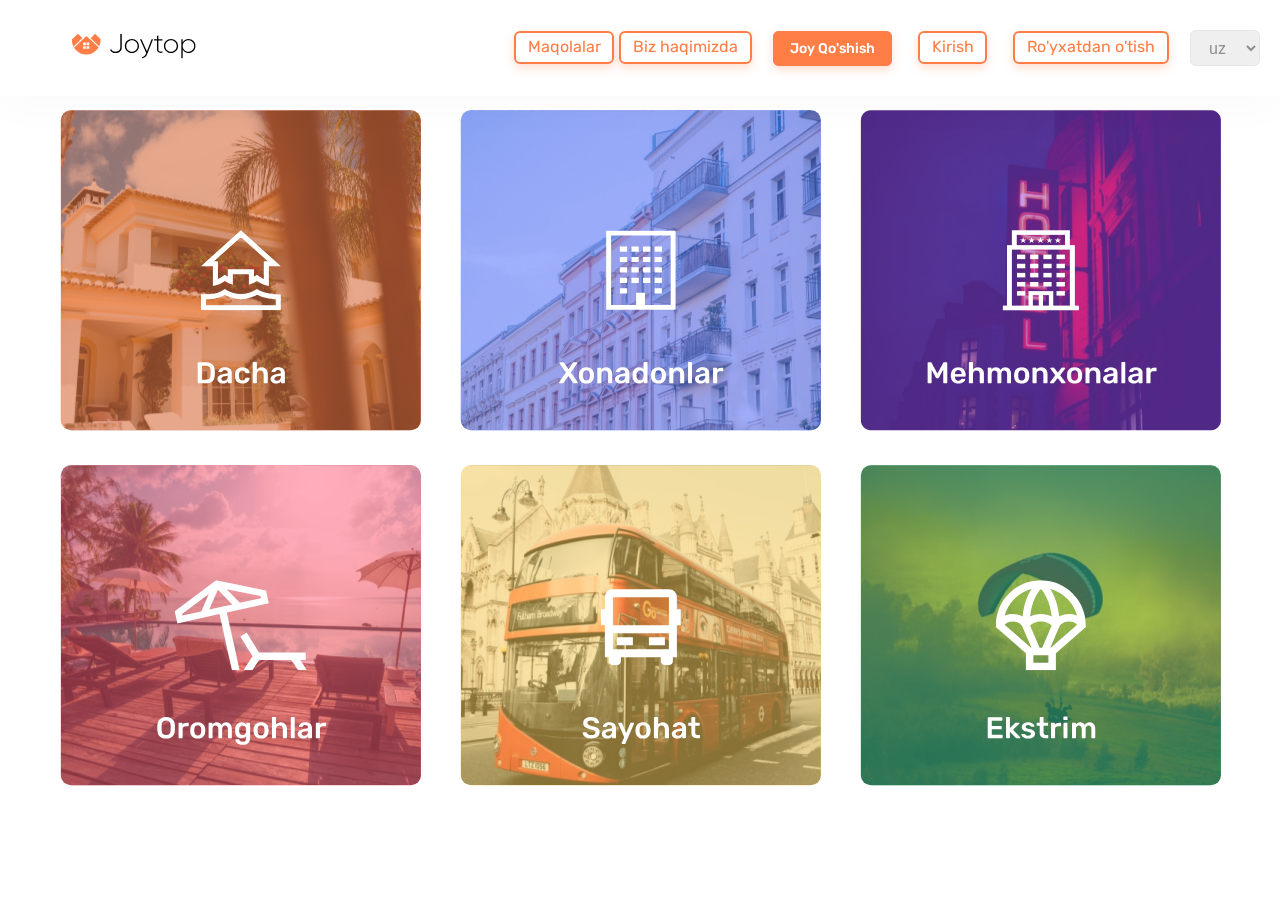
<file: project/index.html>
<!DOCTYPE html>
<html lang="en">
  <head>
    <meta charset="UTF-8" />
    <meta name="viewport" content="width=device-width, initial-scale=1.0" />
    <title>Asosiy</title>
    <link rel="stylesheet" href="./sass/style.css" />
    <link rel="preconnect" href="https://fonts.googleapis.com" />
    <link rel="preconnect" href="https://fonts.gstatic.com" crossorigin />
    <link
      href="https://fonts.googleapis.com/css2?family=Rubik:ital,wght@0,300..900;1,300..900&display=swap"
      rel="stylesheet"
    />
    <link
      rel="icon"
      type="image/x-icon"
      href="[data-uri]"
    />
  </head>
  <body>
    <header class="joytop">
      <div class="container">
        <div class="joytop_inner">
          <a href="./index.html" class="joytop_img">
            <img src="../imgs/logo.e6fa5e4a.svg fill.svg" alt="Joytop logo" />
          </a>
          <nav class="joytop_nav">
            <ul class="joytop_menu">
              <li class="joytom_item">
                <a class="joytop_link" href="">Maqolalar</a>
              </li>
              <li class="joytom_item">
                <a class="joytop_link joytop_link-active-2" href="../info.html"
                  >Biz haqimizda</a
                >
              </li>
              <li class="joytom_item">
                <a class="joytop_link joytop_link-active" href=""
                  >Joy Qo'shish</a
                >
              </li>
              <li class="joytom_item">
                <a
                  class="joytop_link joytop_link-active-2"
                  href="../sing-up.html"
                  >Kirish</a
                >
              </li>
              <li class="joytom_item">
                <a
                  class="joytop_link joytop_link-active-2"
                  href="../registration.html"
                  >Ro'yxatdan o'tish</a
                >
              </li>
            </ul>
          </nav>
          <a href="" class="joytop_traslation">
            <select class="input">
              <option c value="">uz</option>
              <option value="">ru</option>
              <option value="">en</option>
            </select>
          </a>
        </div>
      </div>
    </header>
    <main class="hero_main">
      <section class="hero">
        <div class="container">
          <div class="hero_inner">
            <a href="../location-info.html">
              <div class="tilt-box-wrap">
                <span class="t_over"></span>
                <span class="t_over"></span>
                <span class="t_over"></span>
                <span class="t_over"></span>
                <span class="t_over"></span>
                <span class="t_over"></span>
                <span class="t_over"></span>
                <span class="t_over"></span>
                <span class="t_over"></span>
                <div class="tilt-box">
                  <img src="../imgs/Link-svg.svg" alt="" />
                </div>
              </div>
            </a>

            <a href="">
              <div class="tilt-box-wrap">
                <span class="t_over"></span>
                <span class="t_over"></span>
                <span class="t_over"></span>
                <span class="t_over"></span>
                <span class="t_over"></span>
                <span class="t_over"></span>
                <span class="t_over"></span>
                <span class="t_over"></span>
                <span class="t_over"></span>
                <div class="tilt-box">
                  <img src="../imgs/Link-2_svg.svg" alt="" />
                </div>
              </div>
            </a>

            <a href="">
              <div class="tilt-box-wrap">
                <span class="t_over"></span>
                <span class="t_over"></span>
                <span class="t_over"></span>
                <span class="t_over"></span>
                <span class="t_over"></span>
                <span class="t_over"></span>
                <span class="t_over"></span>
                <span class="t_over"></span>
                <span class="t_over"></span>
                <div class="tilt-box">
                  <img src="../imgs/Link-3_svg.png" alt="" />
                </div>
              </div>
            </a>
          </div>

          <div class="hero_inner">
            <a href="">
              <div class="tilt-box-wrap">
                <span class="t_over"></span>
                <span class="t_over"></span>
                <span class="t_over"></span>
                <span class="t_over"></span>
                <span class="t_over"></span>
                <span class="t_over"></span>
                <span class="t_over"></span>
                <span class="t_over"></span>
                <span class="t_over"></span>
                <div class="tilt-box">
                  <img src="../imgs/Link-4_svg.svg" alt="" />
                </div>
              </div>
            </a>

            <a href="../trips.html">
              <div class="tilt-box-wrap">
                <span class="t_over"></span>
                <span class="t_over"></span>
                <span class="t_over"></span>
                <span class="t_over"></span>
                <span class="t_over"></span>
                <span class="t_over"></span>
                <span class="t_over"></span>
                <span class="t_over"></span>
                <span class="t_over"></span>
                <div class="tilt-box">
                  <img src="../imgs/Link-5_svg.svg" alt="" />
                </div>
              </div>
            </a>

            <a href="../ekstrim.html">
              <div class="tilt-box-wrap">
                <span class="t_over"></span>
                <span class="t_over"></span>
                <span class="t_over"></span>
                <span class="t_over"></span>
                <span class="t_over"></span>
                <span class="t_over"></span>
                <span class="t_over"></span>
                <span class="t_over"></span>
                <span class="t_over"></span>
                <div class="tilt-box">
                  <img src="../imgs/Link-6_svg.svg" alt="" />
                </div>
              </div>
            </a>
          </div>
        </div>
      </section>
    </main>
  </body>
</html>
</file>
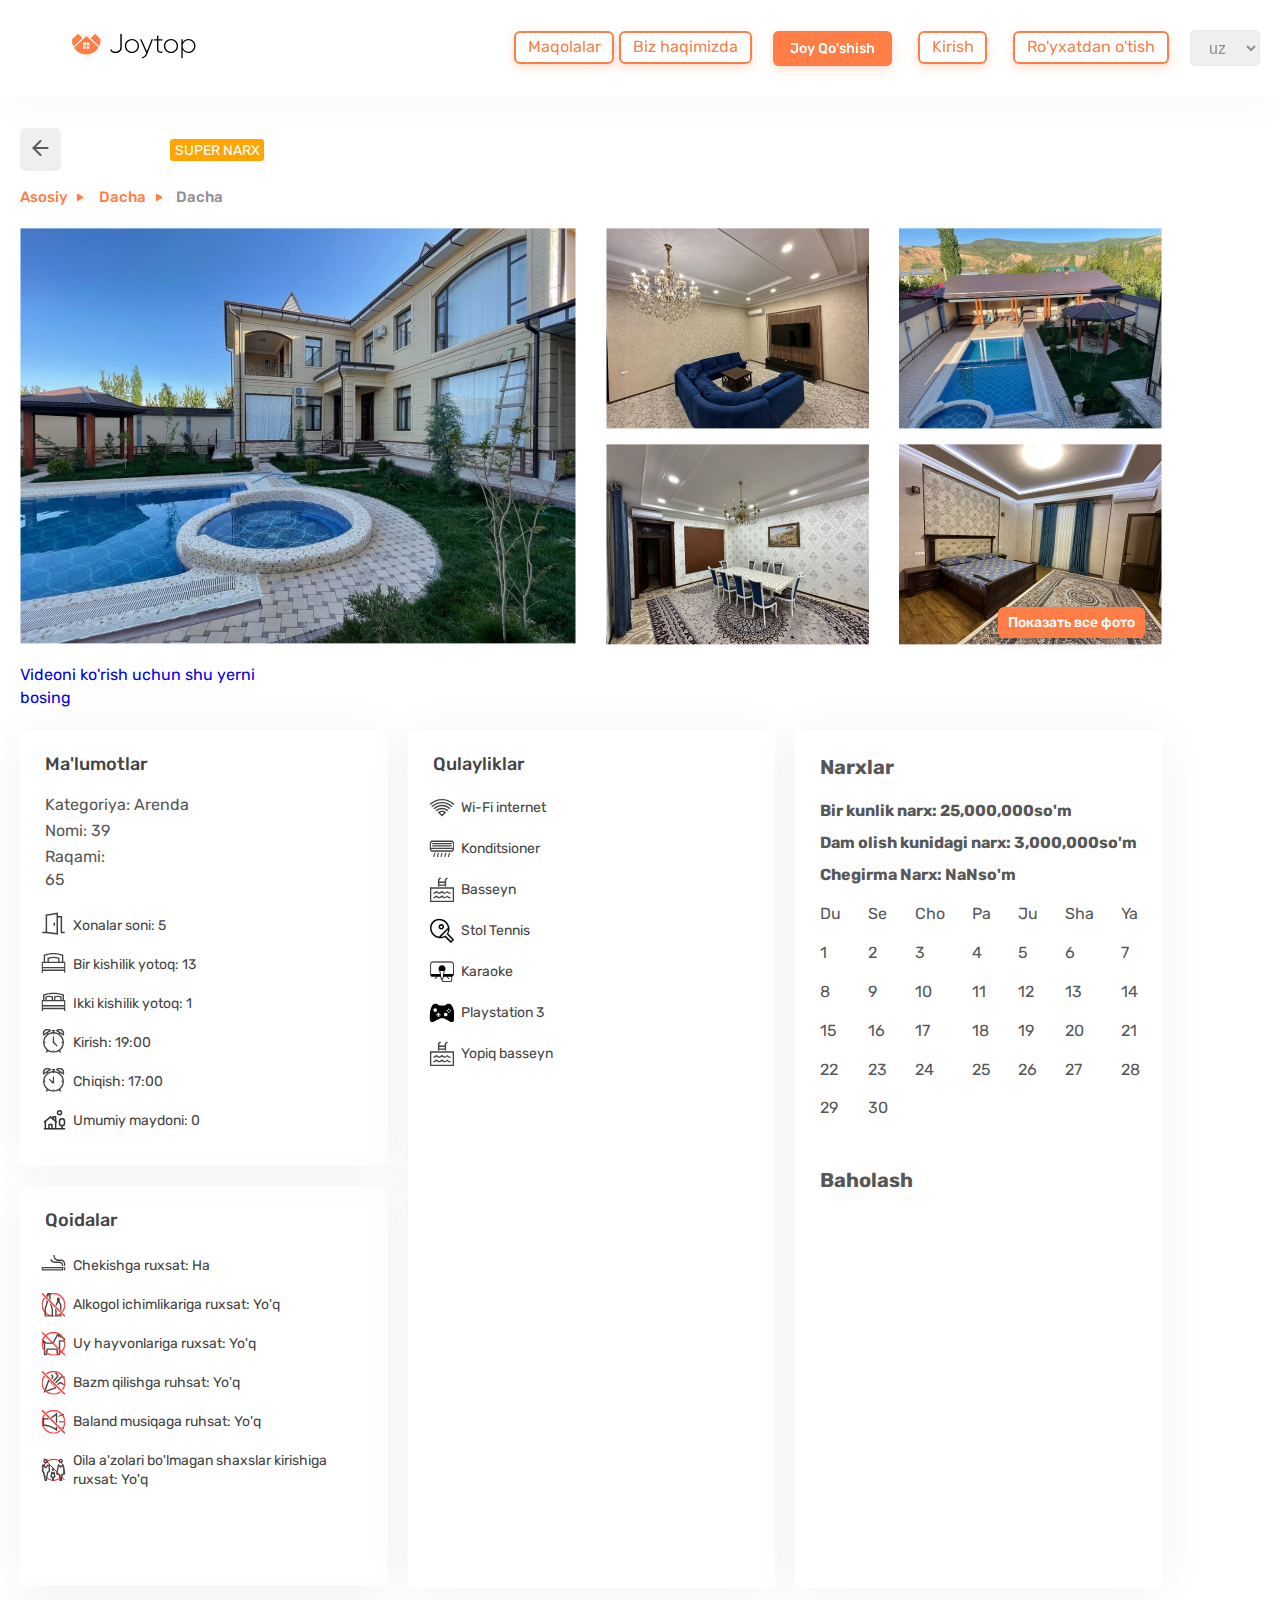
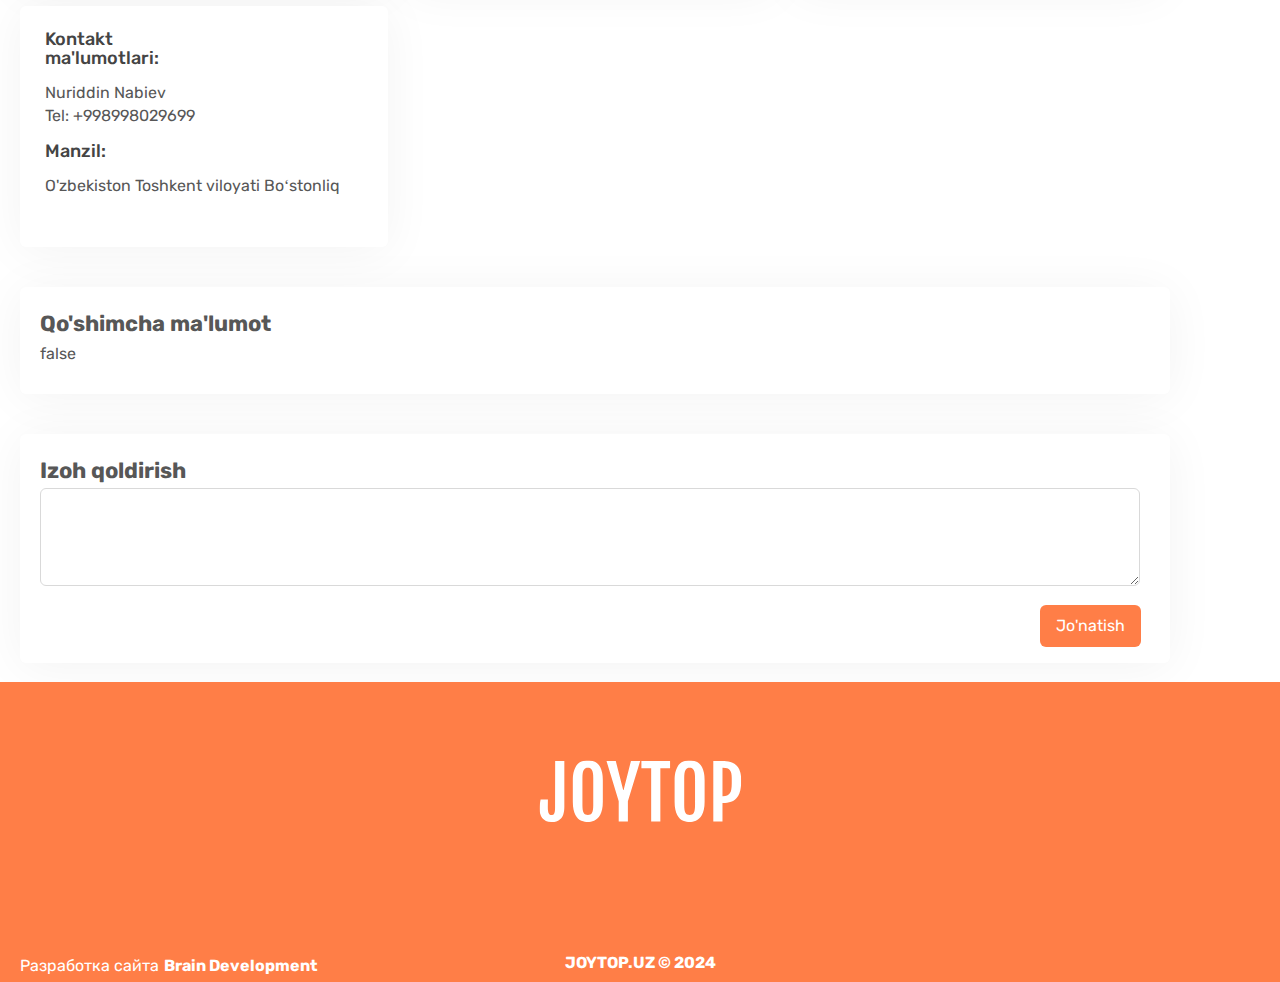
<file: dacha-rooms.html>
<!DOCTYPE html>
<html lang="en">
  <head>
    <meta charset="UTF-8" />
    <meta name="viewport" content="width=device-width, initial-scale=1.0" />
    <title>Joy bo'limi</title>
    <link rel="stylesheet" href="./project/sass/style.css" />
    <link rel="preconnect" href="https://fonts.googleapis.com" />
    <link rel="preconnect" href="https://fonts.gstatic.com" crossorigin />
    <link
      href="https://fonts.googleapis.com/css2?family=Rubik:ital,wght@0,300..900;1,300..900&display=swap"
      rel="stylesheet"
    />
    <link
      rel="icon"
      type="image/x-icon"
      href="[data-uri]"
    />
  </head>
  <body>
    <header class="joytop">
      <div class="container">
        <div class="joytop_inner">
          <a href="./project/index.html" class="joytop_img">
            <img src="../imgs/logo.e6fa5e4a.svg fill.svg" alt="Joytop logo" />
          </a>
          <nav class="joytop_nav">
            <ul class="joytop_menu">
              <li class="joytom_item">
                <a class="joytop_link" href="">Maqolalar</a>
              </li>
              <li class="joytom_item">
                <a class="joytop_link joytop_link-active-2" href="../info.html"
                  >Biz haqimizda</a
                >
              </li>
              <li class="joytom_item">
                <a class="joytop_link joytop_link-active" href=""
                  >Joy Qo'shish</a
                >
              </li>
              <li class="joytom_item">
                <a
                  class="joytop_link joytop_link-active-2"
                  href="../sing-up.html"
                  >Kirish</a
                >
              </li>
              <li class="joytom_item">
                <a class="joytop_link joytop_link-active-2" href="./registration.html"
                  >Ro'yxatdan o'tish</a
                >
              </li>
            </ul>
          </nav>
          <a href="" class="joytop_traslation">
            <select class="input">
              <option c value="">uz</option>
              <option value="">ru</option>
              <option value="">en</option>
            </select>
          </a>
        </div>
      </div>
    </header>

    <main class="joytop_rooms">
      <section>
        <div class="container">
          <div class="main-dacha_inner">
            <a href="./location-info.html">
              <button class="main-dacha_btn">
                <img src="./images/стрелка.svg" alt="End svg" />
              </button>
            </a>
            <p class="main-dacha_text">SUPER NARX</p>
          </div>
          <div class="main-dacha_wrapper">
            <a class="main-dacha_link" href="./project/index.html"> Asosiy </a>
            <a class="main-dacha_link" href="./location-info.html"> Dacha </a>
            <a class="main-dacha_link main-dacha_link-active" href="#">
              Dacha
            </a>
          </div>
          <div class="main-dacha_inner_img">
            <a href="#">
              <img src="./images/дом.png" alt="" />
            </a>
            <div class="main-dacha_wrapper_img">
              <img src="./images/зал.png" alt="" />
              <img src="./images/зал-2.png" alt="" />
            </div>
            <div class="main-dacha_wrapper_img">
              <img src="./images/балкон.png" alt="" />
              <img src="./images/спальная.png" alt="" />
              <p class="main-dacha_text-two">Показать все фото</p>
            </div>
          </div>
          <a class="main-dacha-video_link" href="#">
            <p class="main-dacha-video_text">
              Videoni ko'rish uchun shu yerni bosing
            </p>
          </a>
        </div>
      </section>
      <section>
        <div class="container">
          <ul class="kategoriya_inner">
            <li class="information_inner">
              <div class="malumotlar_box">
                <h2 class="malumotlar_title">Ma'lumotlar</h2>
                <p class="malumotlar_text">Kategoriya: Arenda</p>
                <p class="malumotlar_text">Nomi: 39</p>
                <p class="malumotlar_text malumotlar_text-active">Raqami: 65</p>
                <p class="malumotlat-before_text">Xonalar soni: 5</p>
                <p class="malumotlat-before_text">Bir kishilik yotoq: 13</p>
                <p class="malumotlat-before_text">Ikki kishilik yotoq: 1</p>
                <p class="malumotlat-before_text">Kirish: 19:00</p>
                <p class="malumotlat-before_text">Chiqish: 17:00</p>
                <p class="malumotlat-before_text">Umumiy maydoni: 0</p>
              </div>
              <div class="qoidalar_box">
                <h2 class="qoidalar_title">Qoidalar</h2>
                <p class="qoidalar-before_text">Chekishga ruxsat: Ha</p>
                <p class="qoidalar-before_text">
                  Alkogol ichimlikariga ruxsat: Yo'q
                </p>
                <p class="qoidalar-before_text">Uy hayvonlariga ruxsat: Yo'q</p>
                <p class="qoidalar-before_text">Bazm qilishga ruhsat: Yo'q</p>
                <p class="qoidalar-before_text">Baland musiqaga ruhsat: Yo'q</p>
                <p class="qoidalar-before_text">
                  Oila a'zolari bo'lmagan shaxslar kirishiga <br />
                  ruxsat: Yo'q
                </p>
              </div>
              <div class="kontakt_box">
                <h2 class="kontakt_title">Kontakt ma'lumotlari:</h2>
                <p class="kontakt_text">
                  Nuriddin Nabiev <br />
                  Tel: +998998029699
                </p>
                <h2 class="kontakt_title-two">Manzil:</h2>
                <p class="kontakt_text">
                  O'zbekiston Toshkent viloyati Boʻstonliq
                </p>
              </div>
            </li>
            <li class="qulayliklar_box">
              <h2 class="qulayliklar_title">Qulayliklar</h2>
              <p class="qulayliklar-before_text">Wi-Fi internet</p>
              <p class="qulayliklar-before_text">Konditsioner</p>
              <p class="qulayliklar-before_text">Basseyn</p>
              <p class="qulayliklar-before_text">Stol Tennis</p>
              <p class="qulayliklar-before_text">Karaoke</p>
              <p class="qulayliklar-before_text">Playstation 3</p>
              <p class="qulayliklar-before_text">Yopiq basseyn</p>
            </li>
            <li class="narxlar_box">
              <h2 class="narxlar_title">Narxlar</h2>
              <p class="narxlar_text">Bir kunlik narx: 25,000,000so'm</p>
              <p class="narxlar_text">Dam olish kunidagi narx: 3,000,000so'm</p>
              <p class="narxlar_text narxlar_text-active">
                Chegirma Narx: NaNso'm
              </p>
              <div class="kalendar_wrapper">
                <div class="kalendar_inner">
                  <p class="kalendar_text">Du</p>
                  <p class="kalendar_text">1</p>
                  <p class="kalendar_text">8</p>
                  <p class="kalendar_text">15</p>
                  <p class="kalendar_text">22</p>
                  <p class="kalendar_text">29</p>
                </div>
                <div class="kalendar_inner">
                  <p class="kalendar_text">Se</p>
                  <p class="kalendar_text">2</p>
                  <p class="kalendar_text">9</p>
                  <p class="kalendar_text">16</p>
                  <p class="kalendar_text">23</p>
                  <p class="kalendar_text">30</p>
                </div>
                <div class="kalendar_inner">
                  <p class="kalendar_text">Cho</p>
                  <p class="kalendar_text">3</p>
                  <p class="kalendar_text">10</p>
                  <p class="kalendar_text">17</p>
                  <p class="kalendar_text">24</p>
                </div>
                <div class="kalendar_inner">
                  <p class="kalendar_text">Pa</p>
                  <p class="kalendar_text">4</p>
                  <p class="kalendar_text">11</p>
                  <p class="kalendar_text">18</p>
                  <p class="kalendar_text">25</p>
                </div>
                <div class="kalendar_inner">
                  <p class="kalendar_text">Ju</p>
                  <p class="kalendar_text">5</p>
                  <p class="kalendar_text">12</p>
                  <p class="kalendar_text">19</p>
                  <p class="kalendar_text">26</p>
                </div>
                <div class="kalendar_inner">
                  <p class="kalendar_text">Sha</p>
                  <p class="kalendar_text">6</p>
                  <p class="kalendar_text">13</p>
                  <p class="kalendar_text">20</p>
                  <p class="kalendar_text">27</p>
                </div>
                <div class="kalendar_inner">
                  <p class="kalendar_text">Ya</p>
                  <p class="kalendar_text">7</p>
                  <p class="kalendar_text">14</p>
                  <p class="kalendar_text">21</p>
                  <p class="kalendar_text">28</p>
                </div>
              </div>
              <h2 class="kalendar_subtitle">Baholash</h2>
            </li>
          </ul>
          <div class="qoshimcha-malumot_box">
            <h2 class="qoshimcha-malumot_title">Qo'shimcha ma'lumot</h2>
            <p class="qoshimcha-malumot_text">false</p>
          </div>
          <div class="izoh_box">
            <form action="">
              <label class="izoh_label" for="user_name">Izoh qoldirish</label>
              <textarea class="izoh_textarea" id="user_name"></textarea>
              <button class="izoh_btn">Jo'natish</button>
            </form>
          </div>
        </div>
      </section>
    </main>
    <footer class="footer">
      <div class="container">
        <a class="footer_img" href="#">
          <img src="./imgs/footerimg.bf623880.svg.svg" alt="Joytop Logo" />
          <p class="footer_subtext">JOYTOP.UZ © 2024</p>
        </a>
        <a href="https://dasturjon.uz/" class="footer_link">
          <p class="footer_text">Разработка сайта</p>
          <p class="footer_text-2">Brain Development</p>
        </a>
      </div>
    </footer>
    <script src="./java-rooms.js"></script>
  </body>
</html>
</file>
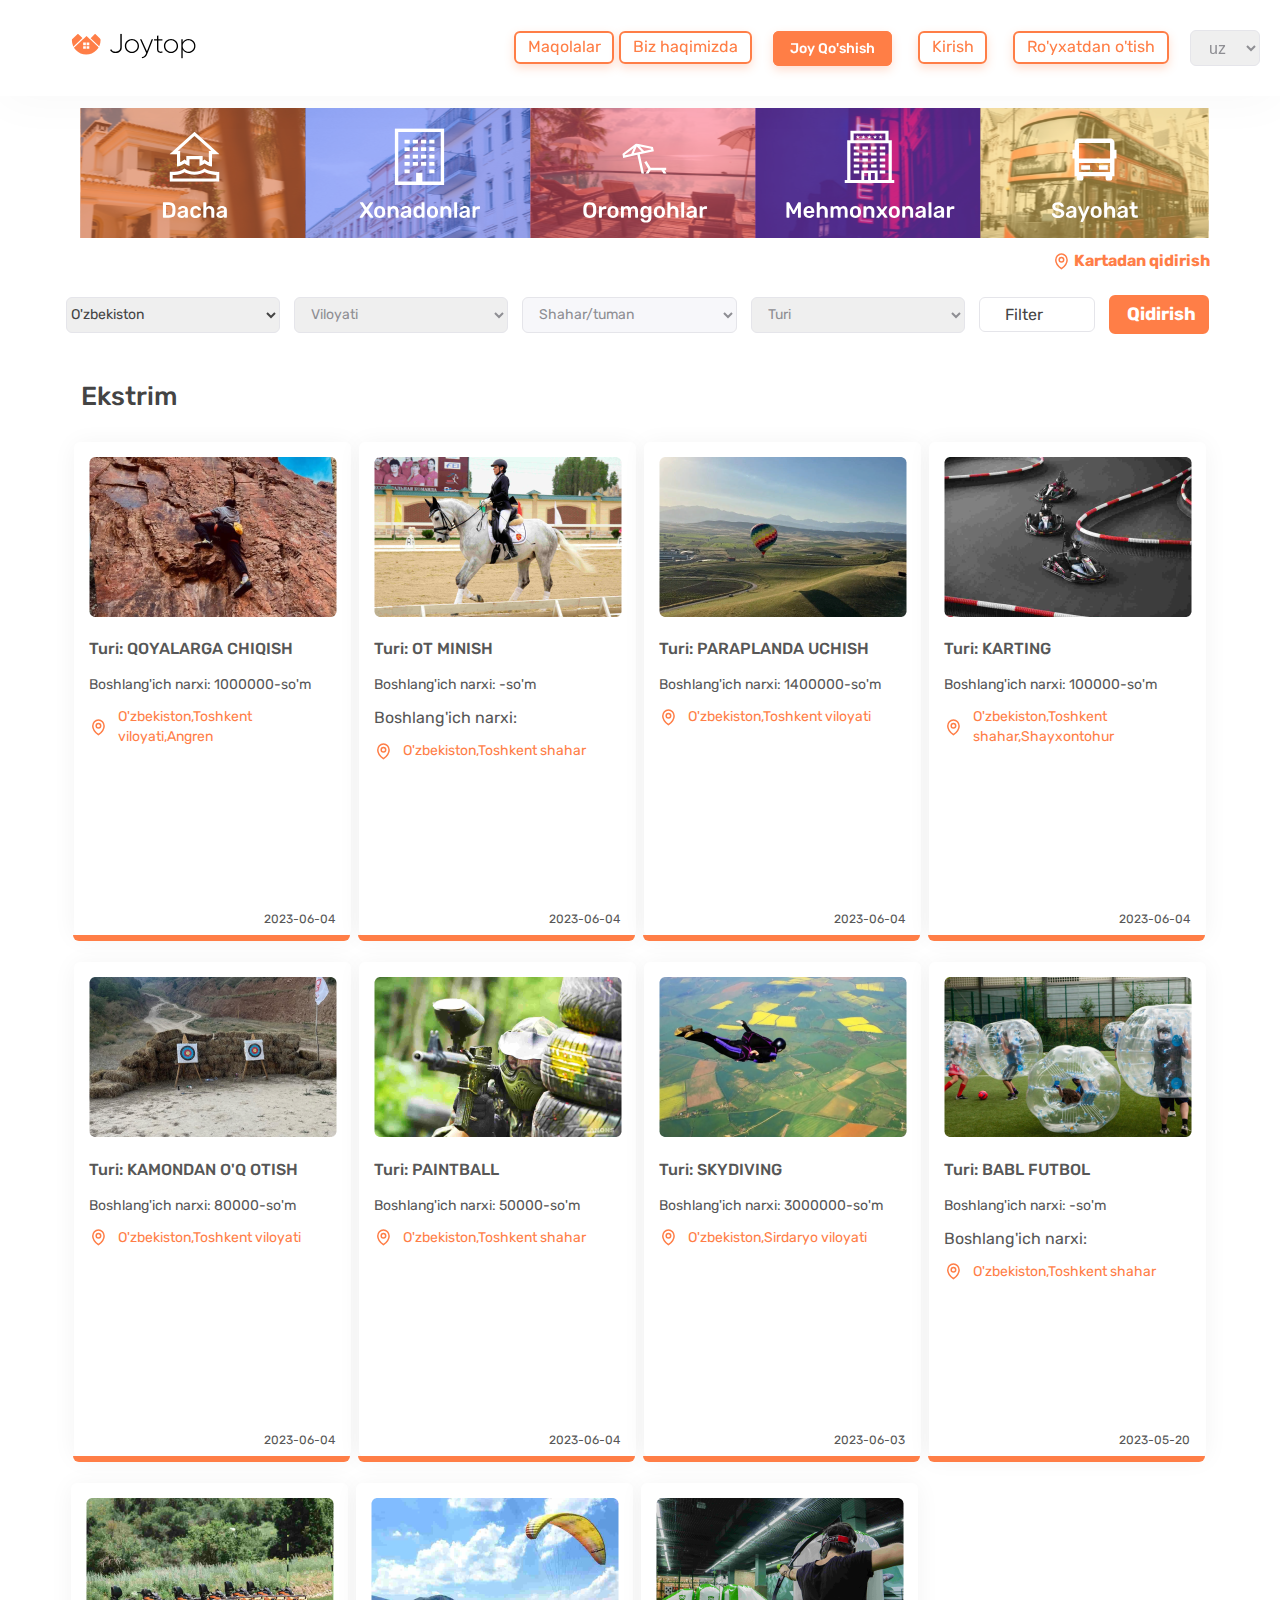
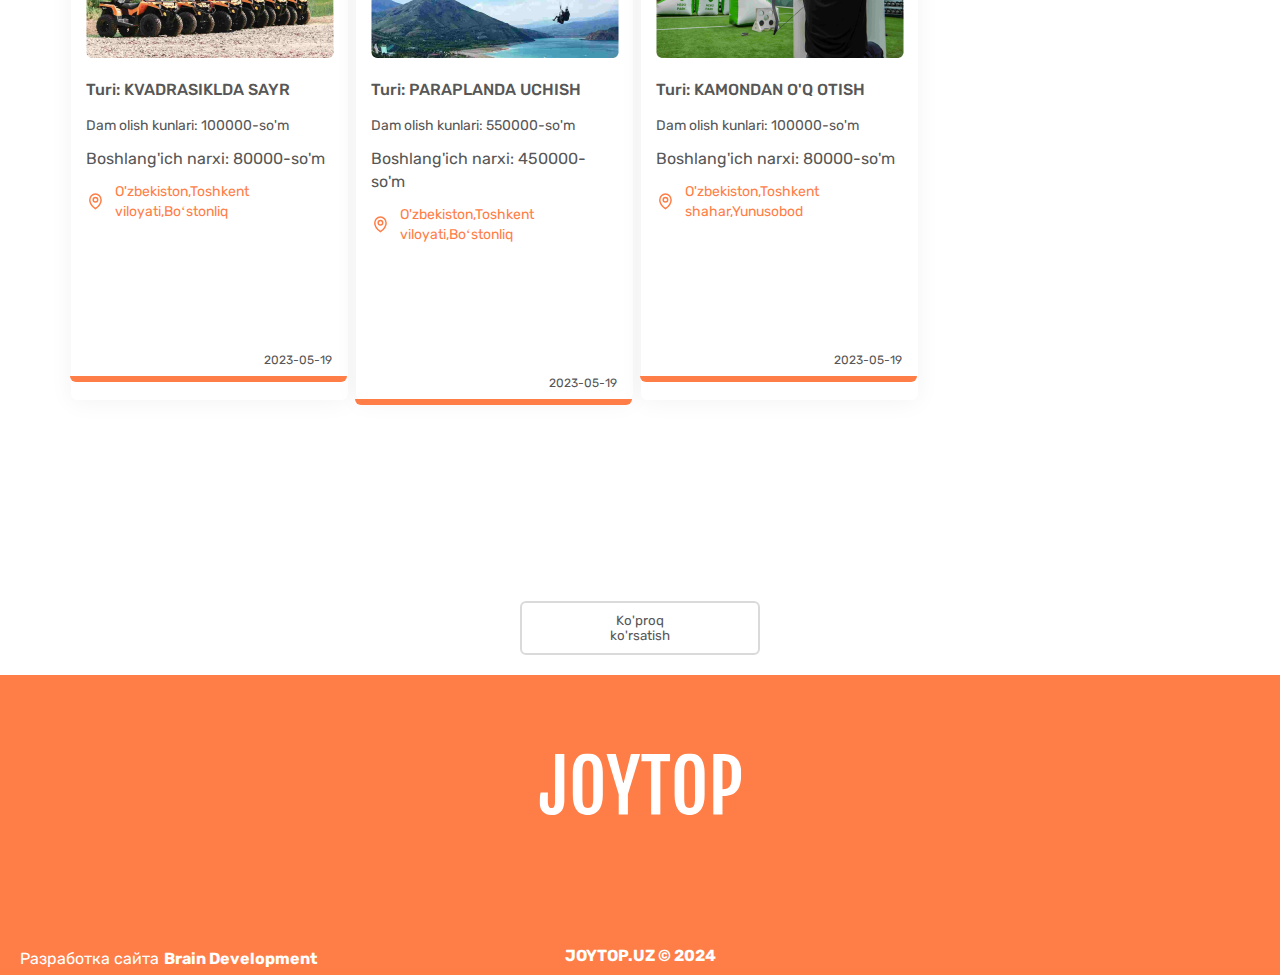
<file: ekstrim.html>
<!DOCTYPE html>
<html lang="en">
  <head>
    <meta charset="UTF-8" />
    <meta name="viewport" content="width=device-width, initial-scale=1.0" />
    <title>Ekstrim</title>
    <link rel="stylesheet" href="./project/sass/style.css" />
    <link rel="preconnect" href="https://fonts.googleapis.com" />
    <link rel="preconnect" href="https://fonts.gstatic.com" crossorigin />
    <link
      href="https://fonts.googleapis.com/css2?family=Rubik:ital,wght@0,300..900;1,300..900&display=swap"
      rel="stylesheet"
    />
    <link
      rel="icon"
      type="image/x-icon"
      href="[data-uri]"
    />
  </head>
  <body>
    <header class="joytop">
      <div class="container">
        <div class="joytop_inner">
          <a href="./project/index.html" class="joytop_img">
            <img src="../imgs/logo.e6fa5e4a.svg fill.svg" alt="Joytop logo" />
          </a>
          <nav class="joytop_nav">
            <ul class="joytop_menu">
              <li class="joytom_item">
                <a class="joytop_link" href="">Maqolalar</a>
              </li>
              <li class="joytom_item">
                <a class="joytop_link joytop_link-active-2" href="../info.html"
                  >Biz haqimizda</a
                >
              </li>
              <li class="joytom_item">
                <a class="joytop_link joytop_link-active" href=""
                  >Joy Qo'shish</a
                >
              </li>
              <li class="joytom_item">
                <a
                  class="joytop_link joytop_link-active-2"
                  href="../sing-up.html"
                  >Kirish</a
                >
              </li>
              <li class="joytom_item">
                <a
                  class="joytop_link joytop_link-active-2"
                  href="./registration.html"
                  >Ro'yxatdan o'tish</a
                >
              </li>
            </ul>
          </nav>
          <a href="" class="joytop_traslation">
            <select class="input">
              <option c value="">uz</option>
              <option value="">ru</option>
              <option value="">en</option>
            </select>
          </a>
        </div>
      </div>
    </header>

    <section>
      <div class="container">
        <div class="ota">
          <div class="contaienr">
            <a href="./location-info.html">
              <div class="tilt-box-wrap-2">
                <span class="t_over"></span>
                <span class="t_over"></span>
                <span class="t_over"></span>
                <span class="t_over"></span>
                <span class="t_over"></span>
                <span class="t_over"></span>
                <span class="t_over"></span>
                <span class="t_over"></span>
                <span class="t_over"></span>
                <div class="tilt-box">
                  <img src="./Dacha.svg" alt="" />
                </div>
              </div>
            </a>
          </div>
          <div class="contaienr">
            <a href="">
              <div class="tilt-box-wrap-2">
                <span class="t_over"></span>
                <span class="t_over"></span>
                <span class="t_over"></span>
                <span class="t_over"></span>
                <span class="t_over"></span>
                <span class="t_over"></span>
                <span class="t_over"></span>
                <span class="t_over"></span>
                <span class="t_over"></span>
                <div class="tilt-box">
                  <img src="./Xonadonlar.svg" alt="" />
                </div>
              </div>
            </a>
          </div>
          <div class="contaienr">
            <a href="">
              <div class="tilt-box-wrap-2">
                <span class="t_over"></span>
                <span class="t_over"></span>
                <span class="t_over"></span>
                <span class="t_over"></span>
                <span class="t_over"></span>
                <span class="t_over"></span>
                <span class="t_over"></span>
                <span class="t_over"></span>
                <span class="t_over"></span>
                <div class="tilt-box">
                  <img src="./Oromgohlar.svg" alt="" />
                </div>
              </div>
            </a>
          </div>
          <div class="contaienr">
            <a href="">
              <div class="tilt-box-wrap-2">
                <span class="t_over"></span>
                <span class="t_over"></span>
                <span class="t_over"></span>
                <span class="t_over"></span>
                <span class="t_over"></span>
                <span class="t_over"></span>
                <span class="t_over"></span>
                <span class="t_over"></span>
                <span class="t_over"></span>
                <div class="tilt-box">
                  <img src="./Mehmonxonalar.svg" alt="" />
                </div>
              </div>
            </a>
          </div>
          <div class="contaienr">
            <a href="./trips.html">
              <div class="tilt-box-wrap-2">
                <span class="t_over"></span>
                <span class="t_over"></span>
                <span class="t_over"></span>
                <span class="t_over"></span>
                <span class="t_over"></span>
                <span class="t_over"></span>
                <span class="t_over"></span>
                <span class="t_over"></span>
                <span class="t_over"></span>
                <div class="tilt-box">
                  <img src="./Sayohat.svg" alt="" />
                </div>
              </div>
            </a>
          </div>
        </div>
        <div style="margin-top: 5px;" class="joytop-location_inner">
          <img
            src="./imgs/Link → map-pin-small.b9e3fbf9.svg.svg"
            alt="Location logo"
          />
          <p class="joytop-location-text">Kartadan qidirish</p>
        </div>
      </div>
    </section>

    <section>
      <div class="container">
        <div class="joytop-find_inner">
          <select class="joytop_ozbekiston-2">
            <option value="">O'zbekiston</option>
            <option value="">Rossia</option>
            <option value="">Amerika</option>
          </select>
          <select class="joytop_viloyat-2">
            <option value="">Viloyati</option>
            <option value="">Toshkent viloyati</option>
            <option value="">Samarqand viloyati</option>
            <option value="">Buxoro viloyati</option>
            <option value="">Surxandaryo viloyati</option>
            <option value="">Qashqadaryo viloyati</option>
          </select>

          <select class="joytop_xudud-3">
            <option value="">Shahar/tuman</option>
            <option value="">Sergeli</option>
            <option value="">Yakasaroy</option>
            <option value="">Chilonzor</option>
            <option value="">Uchtepa</option>
          </select>

          <select class="joytop_arenda-2">
            <option value="">Turi</option>
            <option value="">Tog'</option>
            <option value="">Parashut</option>
            <option value="">Kvadratsikal</option>
          </select>
          <a href="#">
            <button class="joytop-filter_btn-3">Filter</button>
          </a>
          <a href="#">
            <button class="joytop-search_btn">Qidirish</button>
          </a>
        </div>
      </div>

      <div class="container">
        <div>
          <h2 class="joytop-ekstrim_title-st">Ekstrim</h2>
        </div>
        <ul class="joytop-ekstrim_list">
          <li class="joytop-ekstrim_item">
            <img
              src="./images/ekstrim picture one.png"
              alt="Ekstrim picture one"
              class="joytop-ekstrim_img"
            />
            <h2 class="joytop-ekstrim_title">Turi: QOYALARGA CHIQISH</h2>
            <p class="joytop-ekstrim_text">Boshlang'ich narxi: 1000000-so'm</p>
            <div class="joytop-ekstrim-loc_inner">
              <img src="./images/Location.svg" alt="Location logo" />
              <p class="joytop-ekstrim-loc_text">
                O'zbekiston,Toshkent <br />
                viloyati,Angren
              </p>
            </div>
            <div class="joytop-ekstrim_linear">
              <p class="joytop-ekstrim_linear_text">2023-06-04</p>
            </div>
          </li>
          <li class="joytop-ekstrim_item">
            <img
              src="./images/ekstrim picture two.png"
              alt="ekstrim picture two"
              class="joytop-ekstrim_img"
            />
            <h2 class="joytop-ekstrim_title">Turi: OT MINISH</h2>
            <p class="joytop-ekstrim_text">Boshlang'ich narxi: -so'm</p>
            <p class="joytop-ekstrim_subtext">Boshlang'ich narxi:</p>
            <div
              class="joytop-ekstrim-loc_inner joytop-ekstrim-loc_inner-active"
            >
              <img src="./images/Location.svg" alt="Location logo" />
              <p class="joytop-ekstrim-loc_text">O'zbekiston,Toshkent shahar</p>
            </div>
            <div class="joytop-ekstrim_linear">
              <p class="joytop-ekstrim_linear_text">2023-06-04</p>
            </div>
          </li>
          <li class="joytop-ekstrim_item">
            <img
              src="./images/ekstrim picture three.png"
              alt=""
              class="joytop-ekstrim_img"
            />
            <h2 class="joytop-ekstrim_title">Turi: PARAPLANDA UCHISH</h2>
            <p class="joytop-ekstrim_text">Boshlang'ich narxi: 1400000-so'm</p>
            <div
              class="joytop-ekstrim-loc_inner joytop-ekstrim-loc_inner-active-2"
            >
              <img src="./images/Location.svg" alt="Location logo" />
              <p class="joytop-ekstrim-loc_text">
                O'zbekiston,Toshkent viloyati
              </p>
            </div>
            <div class="joytop-ekstrim_linear">
              <p class="joytop-ekstrim_linear_text">2023-06-04</p>
            </div>
          </li>
          <li class="joytop-ekstrim_item">
            <img
              src="./images/ekstrim picture four.png"
              alt=""
              class="joytop-ekstrim_img"
            />
            <h2 class="joytop-ekstrim_title">Turi: KARTING</h2>
            <p class="joytop-ekstrim_text">Boshlang'ich narxi: 100000-so'm</p>
            <div class="joytop-ekstrim-loc_inner">
              <img src="./images/Location.svg" alt="Location logo" />
              <p class="joytop-ekstrim-loc_text">
                O'zbekiston,Toshkent <br />
                shahar,Shayxontohur
              </p>
            </div>
            <div class="joytop-ekstrim_linear">
              <p class="joytop-ekstrim_linear_text">2023-06-04</p>
            </div>
          </li>
        </ul>
        <br />
        <ul class="joytop-ekstrim_list">
          <li class="joytop-ekstrim_item">
            <img
              src="./images/ekstrim picture five.png"
              alt="Ekstrim picture one"
              class="joytop-ekstrim_img"
            />
            <h2 class="joytop-ekstrim_title">Turi: KAMONDAN O'Q OTISH</h2>
            <p class="joytop-ekstrim_text">Boshlang'ich narxi: 80000-so'm</p>
            <div
              class="joytop-ekstrim-loc_inner joytop-ekstrim-loc_inner-active-2"
            >
              <img src="./images/Location.svg" alt="Location logo" />
              <p class="joytop-ekstrim-loc_text">
                O'zbekiston,Toshkent viloyati
              </p>
            </div>
            <div class="joytop-ekstrim_linear">
              <p class="joytop-ekstrim_linear_text">2023-06-04</p>
            </div>
          </li>
          <li class="joytop-ekstrim_item">
            <img
              src="./images/ekstrim picture six.png"
              alt="ekstrim picture two"
              class="joytop-ekstrim_img"
            />
            <h2 class="joytop-ekstrim_title">Turi: PAINTBALL</h2>
            <p class="joytop-ekstrim_text">Boshlang'ich narxi: 50000-so'm</p>
            <div
              class="joytop-ekstrim-loc_inner joytop-ekstrim-loc_inner-active-2"
            >
              <img src="./images/Location.svg" alt="Location logo" />
              <p class="joytop-ekstrim-loc_text">O'zbekiston,Toshkent shahar</p>
            </div>
            <div class="joytop-ekstrim_linear">
              <p class="joytop-ekstrim_linear_text">2023-06-04</p>
            </div>
          </li>
          <li class="joytop-ekstrim_item">
            <img
              src="./images/ekstrim picture seven.png"
              alt=""
              class="joytop-ekstrim_img"
            />
            <h2 class="joytop-ekstrim_title">Turi: SKYDIVING</h2>
            <p class="joytop-ekstrim_text">Boshlang'ich narxi: 3000000-so'm</p>
            <div
              class="joytop-ekstrim-loc_inner joytop-ekstrim-loc_inner-active-2"
            >
              <img src="./images/Location.svg" alt="Location logo" />
              <p class="joytop-ekstrim-loc_text">
                O'zbekiston,Sirdaryo viloyati
              </p>
            </div>
            <div class="joytop-ekstrim_linear">
              <p class="joytop-ekstrim_linear_text">2023-06-03</p>
            </div>
          </li>
          <li class="joytop-ekstrim_item">
            <img
              src="./images/ekstrim picture each.png"
              alt=""
              class="joytop-ekstrim_img"
            />
            <h2 class="joytop-ekstrim_title">Turi: BABL FUTBOL</h2>
            <p class="joytop-ekstrim_text">Boshlang'ich narxi: -so'm</p>
            <p class="joytop-ekstrim_subtext">Boshlang'ich narxi:</p>
            <div
              class="joytop-ekstrim-loc_inner joytop-ekstrim-loc_inner-active"
            >
              <img src="./images/Location.svg" alt="Location logo" />
              <p class="joytop-ekstrim-loc_text">O'zbekiston,Toshkent shahar</p>
            </div>
            <div class="joytop-ekstrim_linear">
              <p class="joytop-ekstrim_linear_text">2023-05-20</p>
            </div>
          </li>
        </ul>
        <br />
        <ul
          class="joytop-ekstrim_list joytop-ekstrim_list-active"
          style="margin-right: 291px"
        >
          <li class="joytop-ekstrim_item">
            <img
              src="./images/ekstrim picture nine.png"
              alt="Ekstrim picture one"
              class="joytop-ekstrim_img"
            />
            <h2 class="joytop-ekstrim_title">Turi: KVADRASIKLDA SAYR</h2>
            <p class="joytop-ekstrim_text">Dam olish kunlari: 100000-so'm</p>
            <p class="joytop-ekstrim_subtext">Boshlang'ich narxi: 80000-so'm</p>
            <div
              class="joytop-ekstrim-loc_inner joytop-ekstrim-loc_inner-active-3"
            >
              <img src="./images/Location.svg" alt="Location logo" />
              <p class="joytop-ekstrim-loc_text">
                O'zbekiston,Toshkent <br />
                viloyati,Boʻstonliq
              </p>
            </div>
            <div class="joytop-ekstrim_linear">
              <p class="joytop-ekstrim_linear_text">2023-05-19</p>
            </div>
          </li>
          <li class="joytop-ekstrim_item">
            <img
              src="./images/ekstrim picture ten.png"
              alt="ekstrim picture two"
              class="joytop-ekstrim_img"
            />
            <h2 class="joytop-ekstrim_title">Turi: PARAPLANDA UCHISH</h2>
            <p class="joytop-ekstrim_text">Dam olish kunlari: 550000-so'm</p>
            <p class="joytop-ekstrim_subtext">
              Boshlang'ich narxi: 450000-so'm
            </p>
            <div
              class="joytop-ekstrim-loc_inner joytop-ekstrim-loc_inner-active-3"
            >
              <img src="./images/Location.svg" alt="Location logo" />
              <p class="joytop-ekstrim-loc_text">
                O'zbekiston,Toshkent <br />
                viloyati,Boʻstonliq
              </p>
            </div>
            <div class="joytop-ekstrim_linear">
              <p class="joytop-ekstrim_linear_text">2023-05-19</p>
            </div>
          </li>
          <li class="joytop-ekstrim_item">
            <img
              src="./images/ekstrim picture eleven.png"
              alt="ekstrim picture two"
              class="joytop-ekstrim_img"
            />
            <h2 class="joytop-ekstrim_title">Turi: KAMONDAN O'Q OTISH</h2>
            <p class="joytop-ekstrim_text">Dam olish kunlari: 100000-so'm</p>
            <p class="joytop-ekstrim_subtext">Boshlang'ich narxi: 80000-so'm</p>
            <div
              class="joytop-ekstrim-loc_inner joytop-ekstrim-loc_inner-active-3"
            >
              <img src="./images/Location.svg" alt="Location logo" />
              <p class="joytop-ekstrim-loc_text">
                O'zbekiston,Toshkent <br />
                shahar,Yunusobod
              </p>
            </div>
            <div class="joytop-ekstrim_linear">
              <p class="joytop-ekstrim_linear_text">2023-05-19</p>
            </div>
          </li>
        </ul>
        <a href="#" class="joytop_btn-inner">
          <button class="joytop_btn">Ko'proq ko'rsatish</button>
        </a>
      </div>
    </section>

    <footer class="footer">
      <div class="container">
        <a class="footer_img" href="#">
          <img src="./imgs/footerimg.bf623880.svg.svg" alt="Joytop Logo" />
          <p class="footer_subtext">JOYTOP.UZ © 2024</p>
        </a>
        <a href="https://dasturjon.uz/" class="footer_link">
          <p class="footer_text">Разработка сайта</p>
          <p class="footer_text-2">Brain Development</p>
        </a>
      </div>
    </footer>
  </body>
</html>
</file>
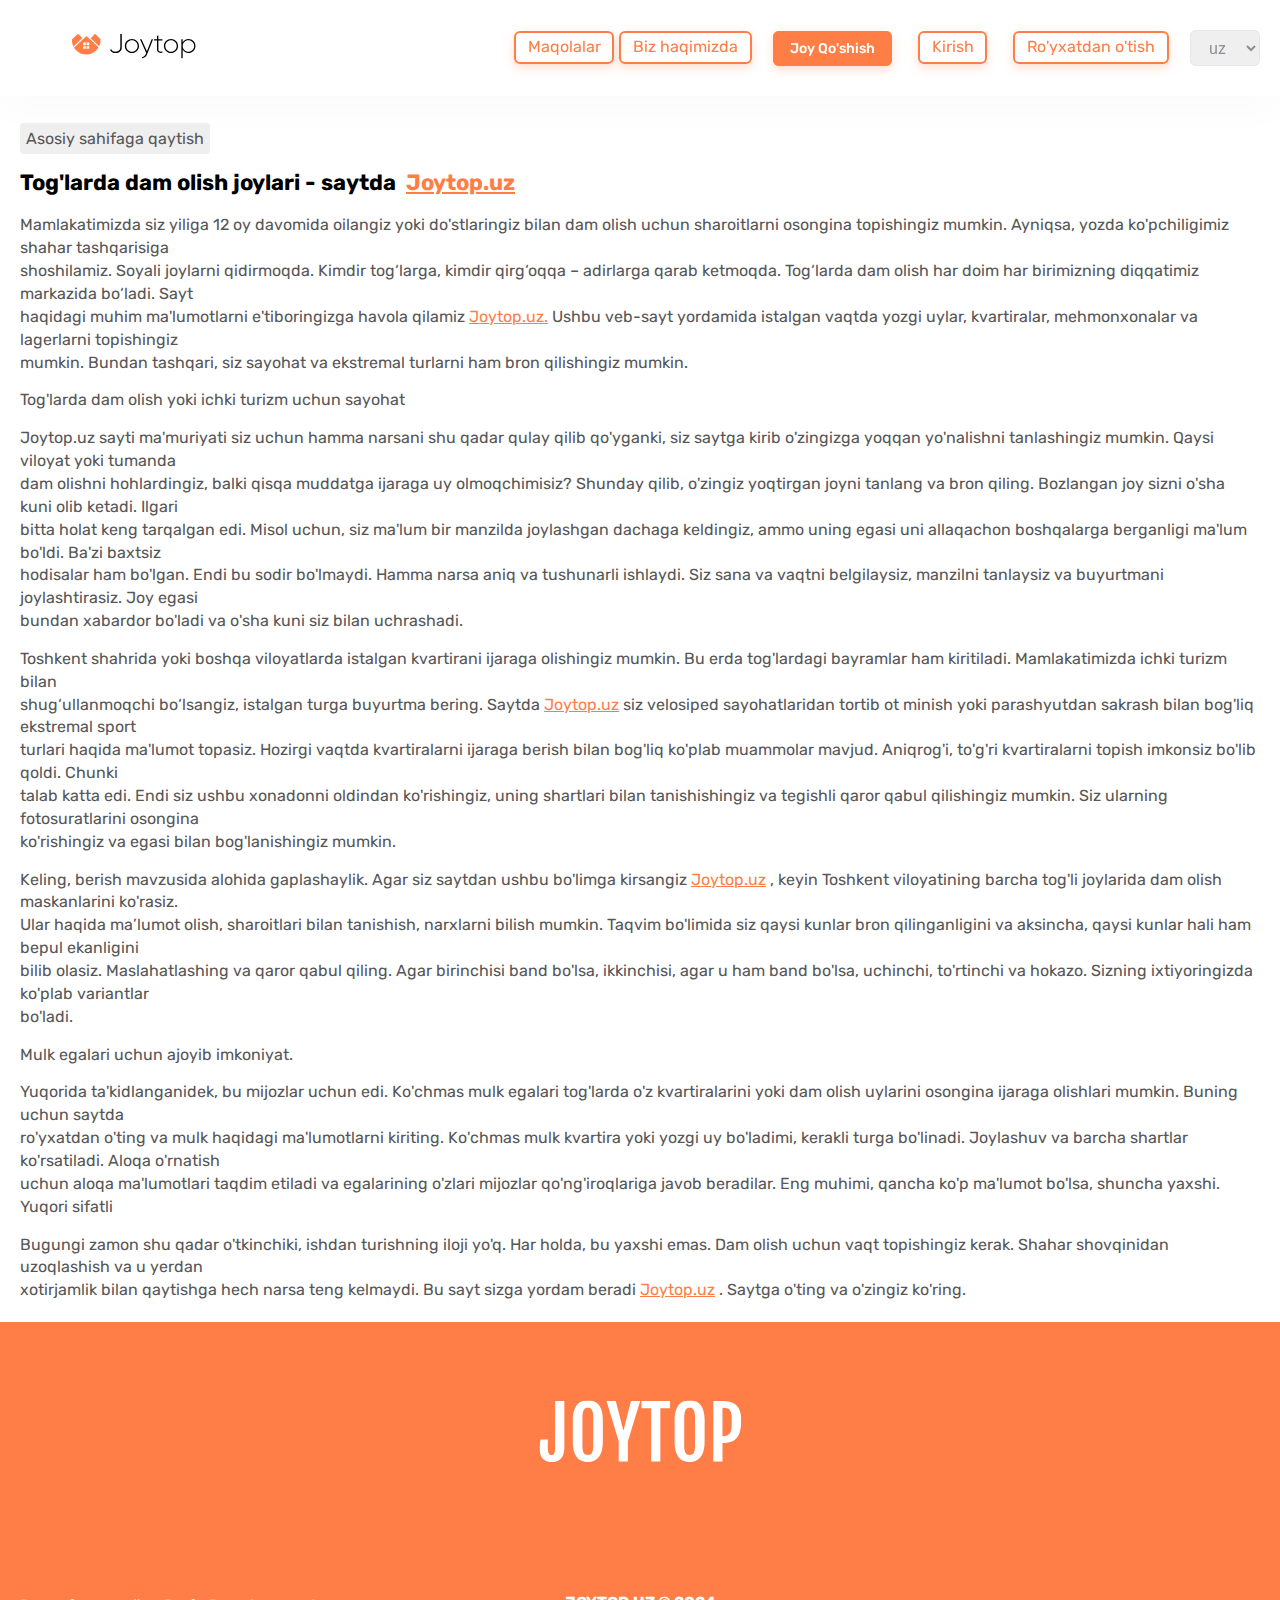
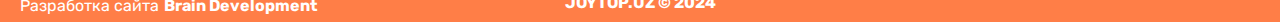
<file: info.html>
<!DOCTYPE html>
<html lang="en">
  <head>
    <meta charset="UTF-8" />
    <meta name="viewport" content="width=device-width, initial-scale=1.0" />
    <title>Joytop.uz</title>
    <link rel="stylesheet" href="./project/sass/style.css" />
    <link rel="preconnect" href="https://fonts.googleapis.com" />
    <link rel="preconnect" href="https://fonts.gstatic.com" crossorigin />
    <link
      href="https://fonts.googleapis.com/css2?family=Rubik:ital,wght@0,300..900;1,300..900&display=swap"
      rel="stylesheet"
    />
    <link
      rel="icon"
      type="image/x-icon"
      href="[data-uri]"
    />
  </head>
  <body>
    <header class="joytop">
      <div class="container">
        <div class="joytop_inner">
          <a href="./project/index.html" class="joytop_img">
            <img src="../imgs/logo.e6fa5e4a.svg fill.svg" alt="Joytop logo" />
          </a>
          <nav class="joytop_nav">
            <ul class="joytop_menu">
              <li class="joytom_item">
                <a class="joytop_link" href="">Maqolalar</a>
              </li>
              <li class="joytom_item">
                <a class="joytop_link joytop_link-active-2" href="../info.html"
                  >Biz haqimizda</a
                >
              </li>
              <li class="joytom_item">
                <a class="joytop_link joytop_link-active" href=""
                  >Joy Qo'shish</a
                >
              </li>
              <li class="joytom_item">
                <a
                  class="joytop_link joytop_link-active-2"
                  href="./sing-up.html"
                  >Kirish</a
                >
              </li>
              <li class="joytom_item">
                <a
                  class="joytop_link joytop_link-active-2"
                  href="./registration.html"
                  >Ro'yxatdan o'tish</a
                >
              </li>
            </ul>
          </nav>
          <a href="" class="joytop_traslation">
            <select class="input">
              <option c value="">uz</option>
              <option value="">ru</option>
              <option value="">en</option>
            </select>
          </a>
        </div>
      </div>
    </header>

    <main class="main">
      <div class="container">
        <a class="paj" href="./project/index.html">Asosiy sahifaga qaytish</a>
        <div class="main__box">
          <h2 class="main__title">Tog'larda dam olish joylari - saytda</h2>
          <a class="paj-2" href="./project/index.html">Joytop.uz</a>
        </div>
        <p class="main__text">
          Mamlakatimizda siz yiliga 12 oy davomida oilangiz yoki do'stlaringiz
          bilan dam olish uchun sharoitlarni osongina topishingiz mumkin.
          Ayniqsa, yozda ko'pchiligimiz shahar tashqarisiga<br />
          shoshilamiz. Soyali joylarni qidirmoqda. Kimdir tog‘larga, kimdir
          qirg‘oqqa – adirlarga qarab ketmoqda. Tog‘larda dam olish har doim har
          birimizning diqqatimiz markazida bo‘ladi. Sayt<br />
          haqidagi muhim ma'lumotlarni e'tiboringizga havola qilamiz
          <a class="paj-3" href="./project/index.html">Joytop.uz.</a> Ushbu
          veb-sayt yordamida istalgan vaqtda yozgi uylar, kvartiralar,
          mehmonxonalar va lagerlarni topishingiz<br />
          mumkin. Bundan tashqari, siz sayohat va ekstremal turlarni ham bron
          qilishingiz mumkin.
        </p>
        <p class="main__text-2">
          Tog'larda dam olish yoki ichki turizm uchun sayohat
        </p>
        <p class="main__text-3">
          Joytop.uz sayti ma'muriyati siz uchun hamma narsani shu qadar qulay
          qilib qo'yganki, siz saytga kirib o'zingizga yoqqan yo'nalishni
          tanlashingiz mumkin. Qaysi viloyat yoki tumanda<br />
          dam olishni hohlardingiz, balki qisqa muddatga ijaraga uy
          olmoqchimisiz? Shunday qilib, o'zingiz yoqtirgan joyni tanlang va bron
          qiling. Bozlangan joy sizni o'sha kuni olib ketadi. Ilgari<br />
          bitta holat keng tarqalgan edi. Misol uchun, siz ma'lum bir manzilda
          joylashgan dachaga keldingiz, ammo uning egasi uni allaqachon
          boshqalarga berganligi ma'lum bo'ldi. Ba'zi baxtsiz<br />
          hodisalar ham bo'lgan. Endi bu sodir bo'lmaydi. Hamma narsa aniq va
          tushunarli ishlaydi. Siz sana va vaqtni belgilaysiz, manzilni
          tanlaysiz va buyurtmani joylashtirasiz. Joy egasi<br />
          bundan xabardor bo'ladi va o'sha kuni siz bilan uchrashadi.
        </p>
        <p class="main__text-4">
          Toshkent shahrida yoki boshqa viloyatlarda istalgan kvartirani ijaraga
          olishingiz mumkin. Bu erda tog'lardagi bayramlar ham kiritiladi.
          Mamlakatimizda ichki turizm bilan<br />
          shug‘ullanmoqchi bo‘lsangiz, istalgan turga buyurtma bering. Saytda
          <a class="paj-3" href="./project/index.html">Joytop.uz</a> siz
          velosiped sayohatlaridan tortib ot minish yoki parashyutdan sakrash
          bilan bog'liq ekstremal sport<br />
          turlari haqida ma'lumot topasiz. Hozirgi vaqtda kvartiralarni ijaraga
          berish bilan bog'liq ko'plab muammolar mavjud. Aniqrog'i, to'g'ri
          kvartiralarni topish imkonsiz bo'lib qoldi. Chunki<br />
          talab katta edi. Endi siz ushbu xonadonni oldindan ko'rishingiz, uning
          shartlari bilan tanishishingiz va tegishli qaror qabul qilishingiz
          mumkin. Siz ularning fotosuratlarini osongina<br />
          ko'rishingiz va egasi bilan bog'lanishingiz mumkin.
        </p>
        <p class="main__text-5">
          Keling, berish mavzusida alohida gaplashaylik. Agar siz saytdan ushbu
          bo'limga kirsangiz
          <a class="paj-3" href="./project/index.html">Joytop.uz</a> , keyin
          Toshkent viloyatining barcha tog'li joylarida dam olish maskanlarini
          ko'rasiz.<br />
          Ular haqida ma’lumot olish, sharoitlari bilan tanishish, narxlarni
          bilish mumkin. Taqvim bo'limida siz qaysi kunlar bron qilinganligini
          va aksincha, qaysi kunlar hali ham bepul ekanligini<br />
          bilib olasiz. Maslahatlashing va qaror qabul qiling. Agar birinchisi
          band bo'lsa, ikkinchisi, agar u ham band bo'lsa, uchinchi, to'rtinchi
          va hokazo. Sizning ixtiyoringizda ko'plab variantlar<br />
          bo'ladi.
        </p>
        <p class="main__text-6">Mulk egalari uchun ajoyib imkoniyat.</p>
        <p class="main__text-7">
          Yuqorida ta'kidlanganidek, bu mijozlar uchun edi. Ko'chmas mulk
          egalari tog'larda o'z kvartiralarini yoki dam olish uylarini osongina
          ijaraga olishlari mumkin. Buning uchun saytda<br />
          ro'yxatdan o'ting va mulk haqidagi ma'lumotlarni kiriting. Ko'chmas
          mulk kvartira yoki yozgi uy bo'ladimi, kerakli turga bo'linadi.
          Joylashuv va barcha shartlar ko'rsatiladi. Aloqa o'rnatish<br />
          uchun aloqa ma'lumotlari taqdim etiladi va egalarining o'zlari
          mijozlar qo'ng'iroqlariga javob beradilar. Eng muhimi, qancha ko'p
          ma'lumot bo'lsa, shuncha yaxshi. Yuqori sifatli
        </p>
        <div class="main__box-2">
          <p class="main__text-8">
            Bugungi zamon shu qadar o'tkinchiki, ishdan turishning iloji yo'q.
            Har holda, bu yaxshi emas. Dam olish uchun vaqt topishingiz kerak.
            Shahar shovqinidan uzoqlashish va u yerdan<br />
            xotirjamlik bilan qaytishga hech narsa teng kelmaydi. Bu sayt sizga
            yordam beradi
            <a class="paj-3" href="./project/index.html">Joytop.uz</a> . Saytga
            o'ting va o'zingiz ko'ring.
          </p>
        </div>
      </div>
    </main>

    <footer class="footer">
      <div class="container">
        <a class="footer_img" href="#">
          <img src="./imgs/footerimg.bf623880.svg.svg" alt="Joytop Logo" />
          <p class="footer_subtext">JOYTOP.UZ © 2024</p>
        </a>
        <a href="https://dasturjon.uz/" class="footer_link">
          <p class="footer_text">Разработка сайта</p>
          <p class="footer_text-2">Brain Development</p>
        </a>
      </div>
    </footer>
  </body>
</html>
</file>
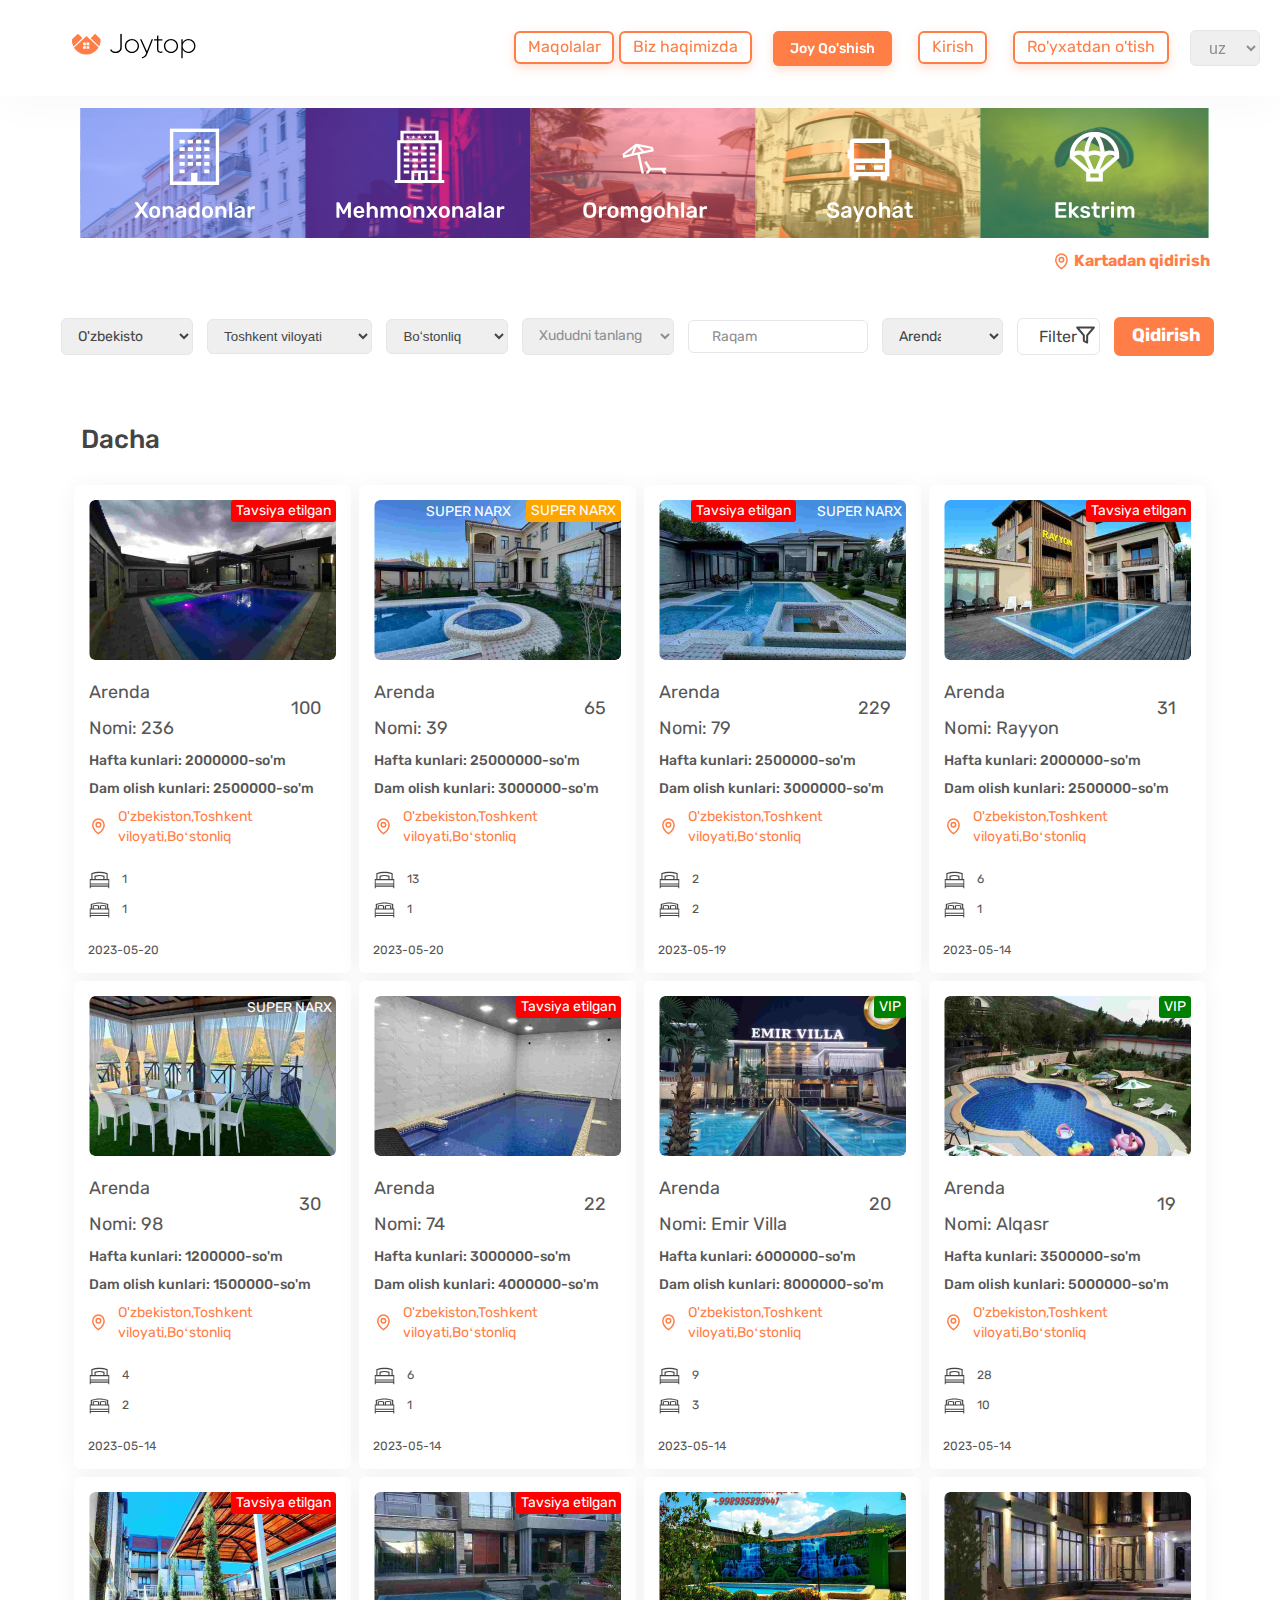
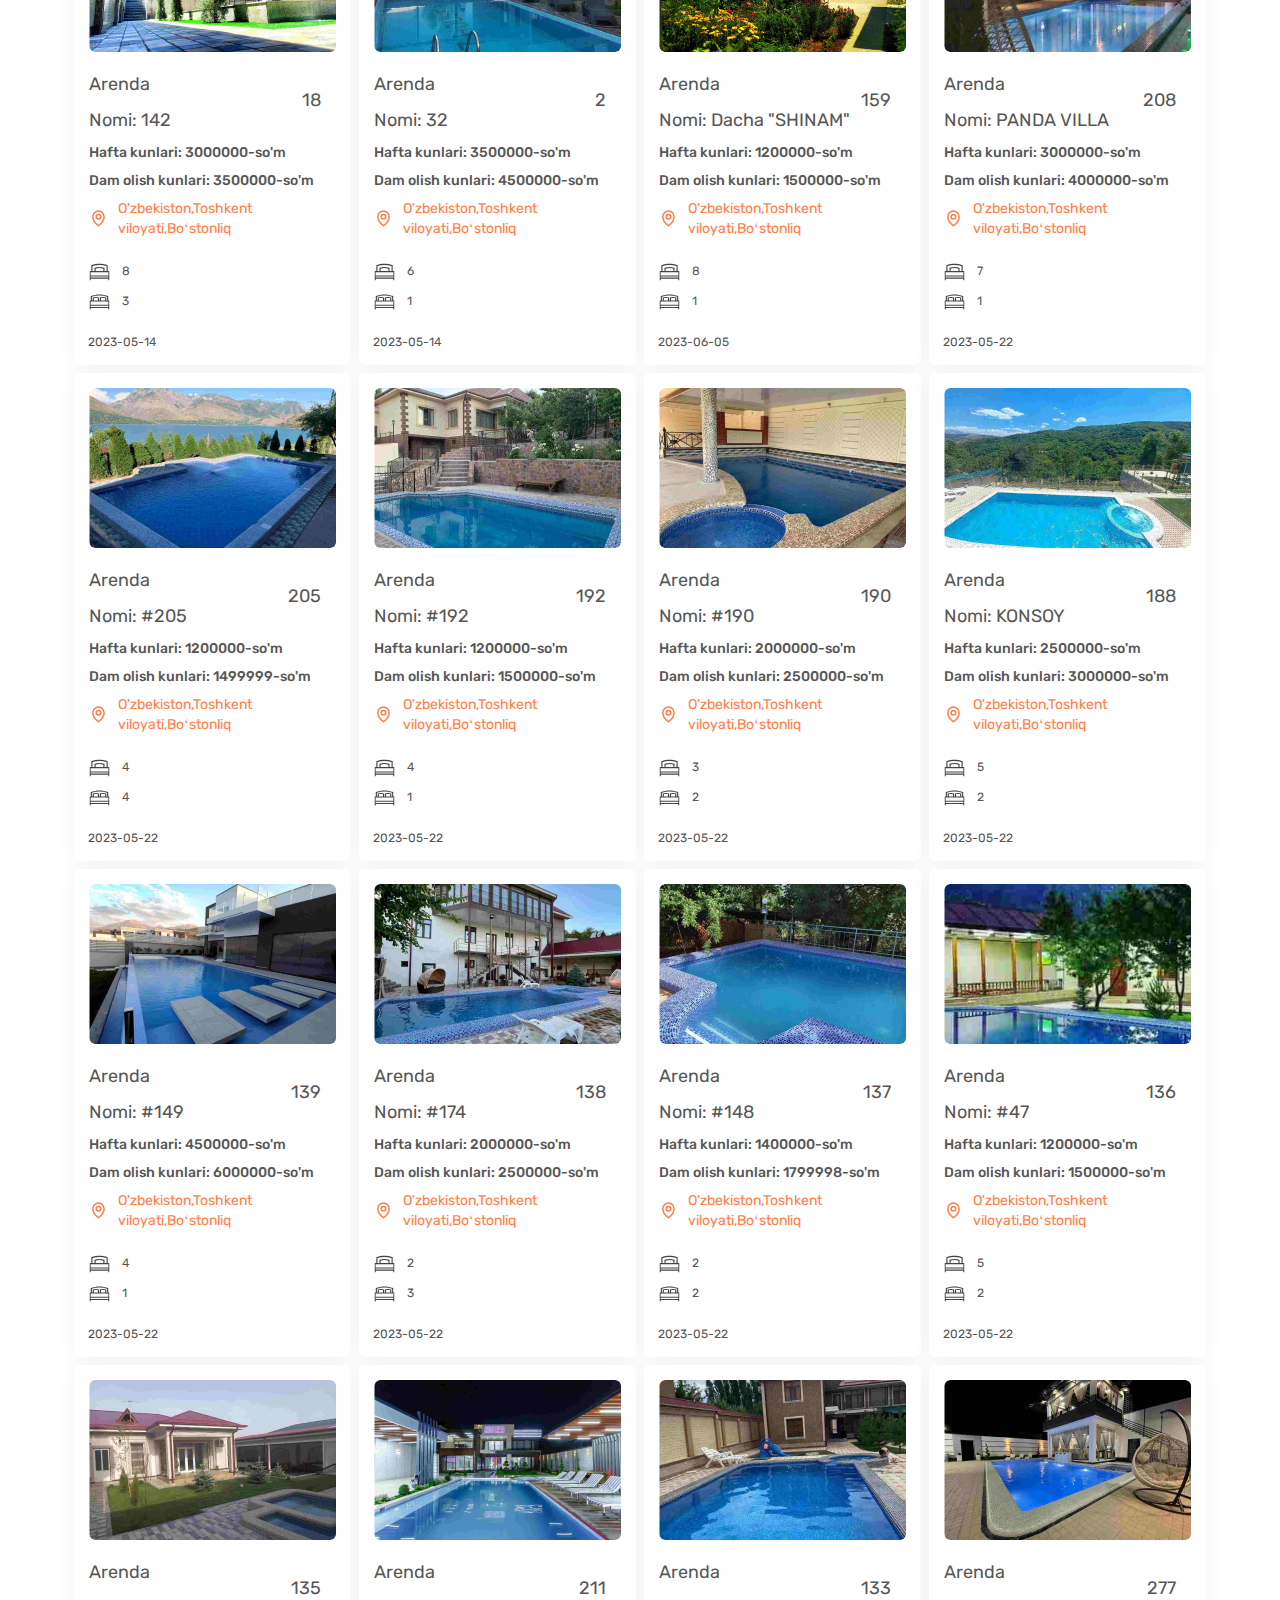
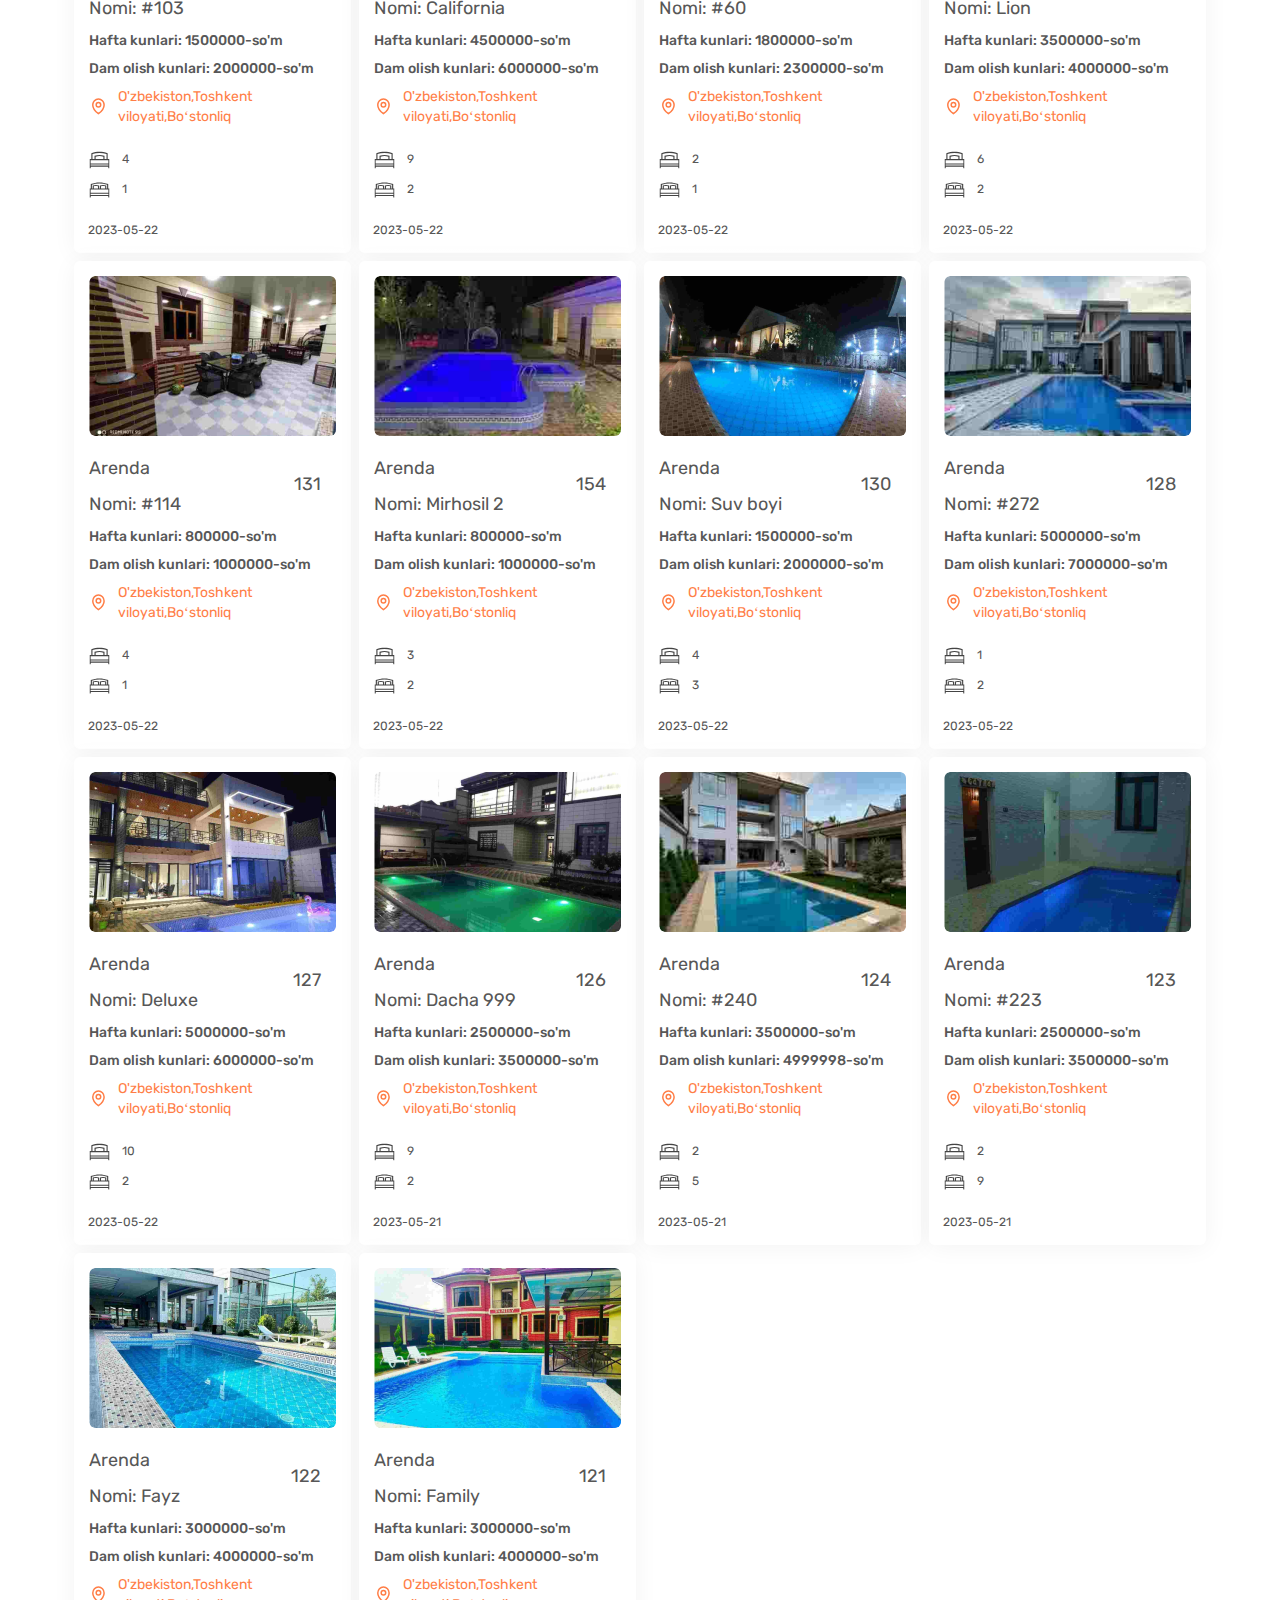
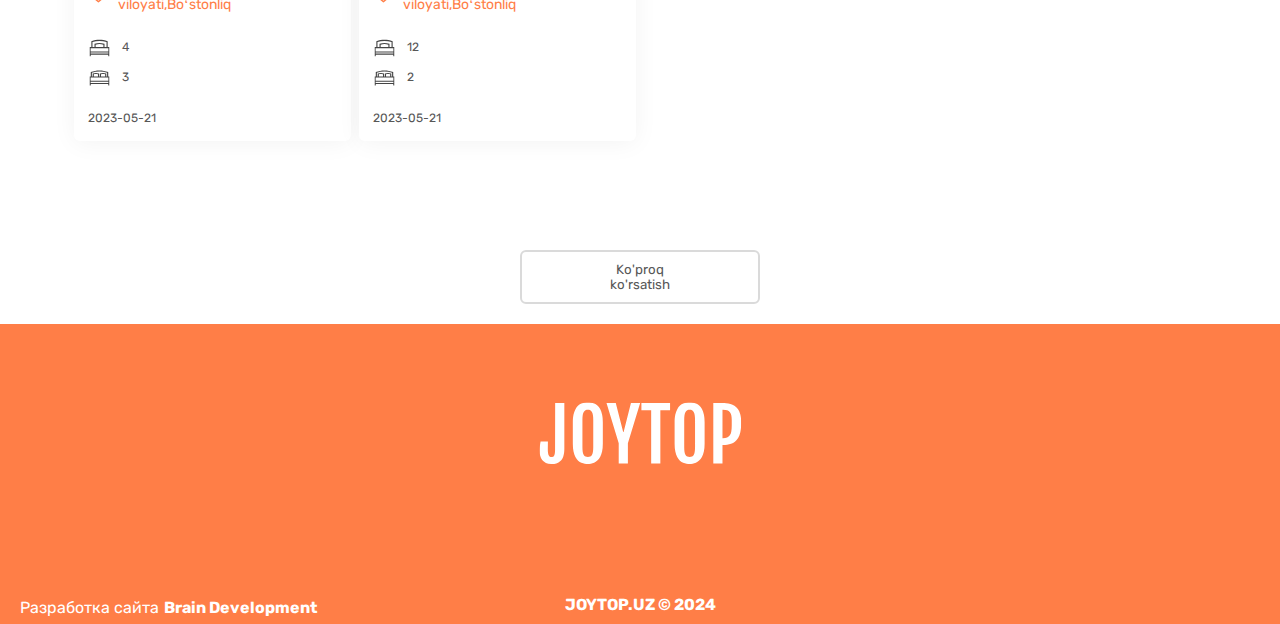
<file: location-info.html>
<!DOCTYPE html>
<html lang="en">
  <head>
    <meta charset="UTF-8" />
    <meta name="viewport" content="width=device-width, initial-scale=1.0" />
    <title>Dachalar</title>
    <link rel="stylesheet" href="./project/sass/style.css" />
    <link rel="preconnect" href="https://fonts.googleapis.com" />
    <link rel="preconnect" href="https://fonts.gstatic.com" crossorigin />
    <link
      href="https://fonts.googleapis.com/css2?family=Rubik:ital,wght@0,300..900;1,300..900&display=swap"
      rel="stylesheet"
    />
    <link
      rel="icon"
      type="image/x-icon"
      href="[data-uri]"
    />
  </head>
  <body>
    <header class="joytop">
      <div class="container">
        <div class="joytop_inner">
          <a href="./project/index.html" class="joytop_img">
            <img src="../imgs/logo.e6fa5e4a.svg fill.svg" alt="Joytop logo" />
          </a>
          <nav class="joytop_nav">
            <ul class="joytop_menu">
              <li class="joytom_item">
                <a class="joytop_link" href="">Maqolalar</a>
              </li>
              <li class="joytom_item">
                <a class="joytop_link joytop_link-active-2" href="../info.html"
                  >Biz haqimizda</a
                >
              </li>
              <li class="joytom_item">
                <a class="joytop_link joytop_link-active" href=""
                  >Joy Qo'shish</a
                >
              </li>
              <li class="joytom_item">
                <a
                  class="joytop_link joytop_link-active-2"
                  href="../sing-up.html"
                  >Kirish</a
                >
              </li>
              <li class="joytom_item">
                <a
                  class="joytop_link joytop_link-active-2"
                  href="./registration.html"
                  >Ro'yxatdan o'tish</a
                >
              </li>
            </ul>
          </nav>
          <a href="" class="joytop_traslation">
            <select class="input">
              <option c value="">uz</option>
              <option value="">ru</option>
              <option value="">en</option>
            </select>
          </a>
        </div>
      </div>
    </header>
    <main>
      <section>
        <div class="container">
          <div class="ota">
            <div class="contaienr">
              <a href="">
                <div class="tilt-box-wrap-2">
                  <span class="t_over"></span>
                  <span class="t_over"></span>
                  <span class="t_over"></span>
                  <span class="t_over"></span>
                  <span class="t_over"></span>
                  <span class="t_over"></span>
                  <span class="t_over"></span>
                  <span class="t_over"></span>
                  <span class="t_over"></span>
                  <div class="tilt-box">
                    <img src="./Xonadonlar.svg" alt="" />
                  </div>
                </div>
              </a>
            </div>
            <div class="contaienr">
              <a href="">
                <div class="tilt-box-wrap-2">
                  <span class="t_over"></span>
                  <span class="t_over"></span>
                  <span class="t_over"></span>
                  <span class="t_over"></span>
                  <span class="t_over"></span>
                  <span class="t_over"></span>
                  <span class="t_over"></span>
                  <span class="t_over"></span>
                  <span class="t_over"></span>
                  <div class="tilt-box">
                    <img src="./Mehmonxonalar.svg" alt="" />
                  </div>
                </div>
              </a>
            </div>
            <div class="contaienr">
              <a href="">
                <div class="tilt-box-wrap-2">
                  <span class="t_over"></span>
                  <span class="t_over"></span>
                  <span class="t_over"></span>
                  <span class="t_over"></span>
                  <span class="t_over"></span>
                  <span class="t_over"></span>
                  <span class="t_over"></span>
                  <span class="t_over"></span>
                  <span class="t_over"></span>
                  <div class="tilt-box">
                    <img src="./Oromgohlar.svg" alt="" />
                  </div>
                </div>
              </a>
            </div>
            <div class="contaienr">
              <a href="./trips.html">
                <div class="tilt-box-wrap-2">
                  <span class="t_over"></span>
                  <span class="t_over"></span>
                  <span class="t_over"></span>
                  <span class="t_over"></span>
                  <span class="t_over"></span>
                  <span class="t_over"></span>
                  <span class="t_over"></span>
                  <span class="t_over"></span>
                  <span class="t_over"></span>
                  <div class="tilt-box">
                    <img src="./Sayohat.svg" alt="" />
                  </div>
                </div>
              </a>
            </div>
            <div class="contaienr">
              <a href="./ekstrim.html">
                <div class="tilt-box-wrap-2">
                  <span class="t_over"></span>
                  <span class="t_over"></span>
                  <span class="t_over"></span>
                  <span class="t_over"></span>
                  <span class="t_over"></span>
                  <span class="t_over"></span>
                  <span class="t_over"></span>
                  <span class="t_over"></span>
                  <span class="t_over"></span>
                  <div class="tilt-box">
                    <img src="./Ekstrim.svg" alt="" />
                  </div>
                </div>
              </a>
            </div>
          </div>
          <div style="margin-top: 5px;" class="joytop-location_inner">
            <img
              src="./imgs/Link → map-pin-small.b9e3fbf9.svg.svg"
              alt="Location logo"
            />
            <p class="joytop-location-text">Kartadan qidirish</p>
          </div>
        </div>
      </section>

      <section>
        <div class="container">
          <div class="joytop-find_inner">
            <select class="joytop_ozbekiston">
              <option value="">O'zbekiston</option>
              <option value="">Rossia</option>
              <option value="">Amerika</option>
            </select>
            <select class="joytop_viloyat">
              <option value="">Toshkent viloyati</option>
              <option value="">Samarqand viloyati</option>
              <option value="">Buxoro viloyati</option>
              <option value="">Surxandaryo viloyati</option>
              <option value="">Qashqadaryo viloyati</option>
            </select>
            <select class="joytop_tuman">
              <option value="">Boʻstonliq tumani</option>
              <option value="">Chirchiq tumani</option>
              <option value="">Olamaliq tumani</option>
            </select>
            <select class="joytop_xudud">
              <option value="">Xududni tanlang</option>
              <option value="">Sergeli xudud</option>
              <option value="">Yakasaroy xudud</option>
              <option value="">Chilonzor xudud</option>
              <option value="">Uchtepa xudud</option>
            </select>

            <form>
              <input
                class="joytop-phone-input"
                placeholder="Raqam"
                type="text"
              />
            </form>
            <select class="joytop_arenda">
              <option value="">Arenda</option>

              <option value="">Dacha arenda</option>
              <option value="">Uy arenda</option>
              <option value="">Mashina arenda</option>
            </select>

            <a href="#">
              <button class="joytop-filter_btn">Filter</button>
            </a>
            <a href="#">
              <button class="joytop-search_btn">Qidirish</button>
            </a>
          </div>

          <p class="joytop-text">Dacha</p>
        </div>
      </section>
      <section>
        <div class="container">
          <ul class="joytop-arenda_list">
            <a class="rooms" href="./dacha__room-2.html">
              <li class="joytop-arenda_item">
                <div class="joytop-arenda_img">
                  <p class="joytop-arenda_text">Tavsiya etilgan</p>
                </div>
                <p class="joytop-arenda_subtext joytop-arenda_subtext-focus">
                  Arenda
                </p>
                <div class="joytop-arenda_position">
                  <p class="joytop-arenda_subtext joytop-arenda_subtext-active">
                    100
                  </p>
                </div>
                <p class="joytop-arenda_subtext">Nomi: 236</p>
                <p class="joytop-arenda_subtext-2">
                  Hafta kunlari: 2000000-so'm
                </p>
                <p class="joytop-arenda_subtext-2">
                  Dam olish kunlari: 2500000-so'm
                </p>
                <div class="joytop-arenda-loc_inner">
                  <img
                    src="./imgs/Link → map-pin-small.b9e3fbf9.svg.svg"
                    alt="Location logo"
                  />
                  <p class="joytop-arenda-loc_text">
                    O'zbekiston,Toshkent <br />
                    viloyati,Boʻstonliq
                  </p>
                </div>
                <div class="joytop-arenda-bed_inner">
                  <img src="./imgs/bed.81f2fbce.svg.svg" alt="Bed logo" />
                  <p class="joytop-arenda_subtext-small">1</p>
                </div>
                <div
                  class="joytop-arenda-bed_inner joytop-arenda-bed_inner-active"
                >
                  <img
                    src="./imgs/double-bed.59d7acef.svg.svg"
                    alt="Double bed logo"
                  />
                  <p class="joytop-arenda_subtext-small">1</p>
                </div>
                <div class="joytop-arenda_linear">
                  <p class="joytop-arenda_linear_text">2023-05-20</p>
                </div>
              </li>
            </a>
            <a class="rooms" href="./dacha-rooms.html">
              <li class="joytop-arenda_item">
                <div class="joytop-arenda_img-2">
                  <p class="joytop-arenda_text-one">SUPER NARX</p>
                  <p class="joytop-arenda_text joytop-arenda_text-active">
                    SUPER NARX
                  </p>
                </div>
                <p class="joytop-arenda_subtext joytop-arenda_subtext-focus">
                  Arenda
                </p>
                <div class="joytop-arenda_position">
                  <p class="joytop-arenda_subtext joytop-arenda_subtext-active">
                    65
                  </p>
                </div>
                <p class="joytop-arenda_subtext">Nomi: 39</p>
                <p class="joytop-arenda_subtext-2">
                  Hafta kunlari: 25000000-so'm
                </p>
                <p class="joytop-arenda_subtext-2">
                  Dam olish kunlari: 3000000-so'm
                </p>
                <div class="joytop-arenda-loc_inner">
                  <img
                    src="./imgs/Link → map-pin-small.b9e3fbf9.svg.svg"
                    alt="Location logo"
                  />
                  <p class="joytop-arenda-loc_text">
                    O'zbekiston,Toshkent <br />
                    viloyati,Boʻstonliq
                  </p>
                </div>
                <div class="joytop-arenda-bed_inner">
                  <img src="./imgs/bed.81f2fbce.svg.svg" alt="Bed logo" />
                  <p class="joytop-arenda_subtext-small">13</p>
                </div>
                <div
                  class="joytop-arenda-bed_inner joytop-arenda-bed_inner-active"
                >
                  <img
                    src="./imgs/double-bed.59d7acef.svg.svg"
                    alt="Double bed logo"
                  />
                  <p class="joytop-arenda_subtext-small">1</p>
                </div>
                <div class="joytop-arenda_linear">
                  <p class="joytop-arenda_linear_text">2023-05-20</p>
                </div>
              </li>
            </a>
            <a class="rooms" href="./dacha__room-3.html">
              <li class="joytop-arenda_item">
                <div class="joytop-arenda_img-3">
                  <p class="joytop-arenda_text joytop-arenda_text-two">
                    Tavsiya etilgan
                  </p>
                  <p class="joytop-arenda_text-four">SUPER NARX</p>
                </div>
                <p class="joytop-arenda_subtext joytop-arenda_subtext-focus">
                  Arenda
                </p>
                <div class="joytop-arenda_position">
                  <p class="joytop-arenda_subtext joytop-arenda_subtext-active">
                    229
                  </p>
                </div>
                <p class="joytop-arenda_subtext">Nomi: 79</p>
                <p class="joytop-arenda_subtext-2">
                  Hafta kunlari: 2500000-so'm
                </p>
                <p class="joytop-arenda_subtext-2">
                  Dam olish kunlari: 3000000-so'm
                </p>
                <div class="joytop-arenda-loc_inner">
                  <img
                    src="./imgs/Link → map-pin-small.b9e3fbf9.svg.svg"
                    alt="Location logo"
                  />
                  <p class="joytop-arenda-loc_text">
                    O'zbekiston,Toshkent <br />
                    viloyati,Boʻstonliq
                  </p>
                </div>
                <div class="joytop-arenda-bed_inner">
                  <img src="./imgs/bed.81f2fbce.svg.svg" alt="Bed logo" />
                  <p class="joytop-arenda_subtext-small">2</p>
                </div>
                <div
                  class="joytop-arenda-bed_inner joytop-arenda-bed_inner-active"
                >
                  <img
                    src="./imgs/double-bed.59d7acef.svg.svg"
                    alt="Double bed logo"
                  />
                  <p class="joytop-arenda_subtext-small">2</p>
                </div>
                <div class="joytop-arenda_linear">
                  <p class="joytop-arenda_linear_text">2023-05-19</p>
                </div>
              </li>
            </a>
            <li class="joytop-arenda_item">
              <div class="joytop-arenda_img-4">
                <p class="joytop-arenda_text">Tavsiya etilgan</p>
              </div>
              <p class="joytop-arenda_subtext joytop-arenda_subtext-focus">
                Arenda
              </p>
              <div class="joytop-arenda_position">
                <p class="joytop-arenda_subtext joytop-arenda_subtext-active">
                  31
                </p>
              </div>
              <p class="joytop-arenda_subtext">Nomi: Rayyon</p>
              <p class="joytop-arenda_subtext-2">Hafta kunlari: 2000000-so'm</p>
              <p class="joytop-arenda_subtext-2">
                Dam olish kunlari: 2500000-so'm
              </p>
              <div class="joytop-arenda-loc_inner">
                <img
                  src="./imgs/Link → map-pin-small.b9e3fbf9.svg.svg"
                  alt="Location logo"
                />
                <p class="joytop-arenda-loc_text">
                  O'zbekiston,Toshkent <br />
                  viloyati,Boʻstonliq
                </p>
              </div>
              <div class="joytop-arenda-bed_inner">
                <img src="./imgs/bed.81f2fbce.svg.svg" alt="Bed logo" />
                <p class="joytop-arenda_subtext-small">6</p>
              </div>
              <div
                class="joytop-arenda-bed_inner joytop-arenda-bed_inner-active"
              >
                <img
                  src="./imgs/double-bed.59d7acef.svg.svg"
                  alt="Double bed logo"
                />
                <p class="joytop-arenda_subtext-small">1</p>
              </div>
              <div class="joytop-arenda_linear">
                <p class="joytop-arenda_linear_text">2023-05-14</p>
              </div>
            </li>
          </ul>
          <!----- ------------------------------------------------------------------------ -->

          <ul class="joytop-arenda_list">
            <li class="joytop-arenda_item">
              <div class="joytop-arenda_img-5">
                <p class="joytop-arenda_text-four">SUPER NARX</p>
              </div>
              <p class="joytop-arenda_subtext joytop-arenda_subtext-focus">
                Arenda
              </p>
              <div class="joytop-arenda_position">
                <p class="joytop-arenda_subtext joytop-arenda_subtext-active">
                  30
                </p>
              </div>
              <p class="joytop-arenda_subtext">Nomi: 98</p>
              <p class="joytop-arenda_subtext-2">Hafta kunlari: 1200000-so'm</p>
              <p class="joytop-arenda_subtext-2">
                Dam olish kunlari: 1500000-so'm
              </p>
              <div class="joytop-arenda-loc_inner">
                <img
                  src="./imgs/Link → map-pin-small.b9e3fbf9.svg.svg"
                  alt="Location logo"
                />
                <p class="joytop-arenda-loc_text">
                  O'zbekiston,Toshkent <br />
                  viloyati,Boʻstonliq
                </p>
              </div>
              <div class="joytop-arenda-bed_inner">
                <img src="./imgs/bed.81f2fbce.svg.svg" alt="Bed logo" />
                <p class="joytop-arenda_subtext-small">4</p>
              </div>
              <div
                class="joytop-arenda-bed_inner joytop-arenda-bed_inner-active"
              >
                <img
                  src="./imgs/double-bed.59d7acef.svg.svg"
                  alt="Double bed logo"
                />
                <p class="joytop-arenda_subtext-small">2</p>
              </div>
              <div class="joytop-arenda_linear">
                <p class="joytop-arenda_linear_text">2023-05-14</p>
              </div>
            </li>
            <li class="joytop-arenda_item">
              <div class="joytop-arenda_img-6">
                <p class="joytop-arenda_text">Tavsiya etilgan</p>
              </div>
              <p class="joytop-arenda_subtext joytop-arenda_subtext-focus">
                Arenda
              </p>
              <div class="joytop-arenda_position">
                <p class="joytop-arenda_subtext joytop-arenda_subtext-active">
                  22
                </p>
              </div>
              <p class="joytop-arenda_subtext">Nomi: 74</p>
              <p class="joytop-arenda_subtext-2">Hafta kunlari: 3000000-so'm</p>
              <p class="joytop-arenda_subtext-2">
                Dam olish kunlari: 4000000-so'm
              </p>
              <div class="joytop-arenda-loc_inner">
                <img
                  src="./imgs/Link → map-pin-small.b9e3fbf9.svg.svg"
                  alt="Location logo"
                />
                <p class="joytop-arenda-loc_text">
                  O'zbekiston,Toshkent <br />
                  viloyati,Boʻstonliq
                </p>
              </div>
              <div class="joytop-arenda-bed_inner">
                <img src="./imgs/bed.81f2fbce.svg.svg" alt="Bed logo" />
                <p class="joytop-arenda_subtext-small">6</p>
              </div>
              <div
                class="joytop-arenda-bed_inner joytop-arenda-bed_inner-active"
              >
                <img
                  src="./imgs/double-bed.59d7acef.svg.svg"
                  alt="Double bed logo"
                />
                <p class="joytop-arenda_subtext-small">1</p>
              </div>
              <div class="joytop-arenda_linear">
                <p class="joytop-arenda_linear_text">2023-05-14</p>
              </div>
            </li>
            <li class="joytop-arenda_item">
              <div class="joytop-arenda_img-7">
                <p class="joytop-arenda_text joytop-arenda_text-vip">VIP</p>
              </div>
              <p class="joytop-arenda_subtext joytop-arenda_subtext-focus">
                Arenda
              </p>
              <div class="joytop-arenda_position">
                <p class="joytop-arenda_subtext joytop-arenda_subtext-active">
                  20
                </p>
              </div>
              <p class="joytop-arenda_subtext">Nomi: Emir Villa</p>
              <p class="joytop-arenda_subtext-2">Hafta kunlari: 6000000-so'm</p>
              <p class="joytop-arenda_subtext-2">
                Dam olish kunlari: 8000000-so'm
              </p>
              <div class="joytop-arenda-loc_inner">
                <img
                  src="./imgs/Link → map-pin-small.b9e3fbf9.svg.svg"
                  alt="Location logo"
                />
                <p class="joytop-arenda-loc_text">
                  O'zbekiston,Toshkent <br />
                  viloyati,Boʻstonliq
                </p>
              </div>
              <div class="joytop-arenda-bed_inner">
                <img src="./imgs/bed.81f2fbce.svg.svg" alt="Bed logo" />
                <p class="joytop-arenda_subtext-small">9</p>
              </div>
              <div
                class="joytop-arenda-bed_inner joytop-arenda-bed_inner-active"
              >
                <img
                  src="./imgs/double-bed.59d7acef.svg.svg"
                  alt="Double bed logo"
                />
                <p class="joytop-arenda_subtext-small">3</p>
              </div>
              <div class="joytop-arenda_linear">
                <p class="joytop-arenda_linear_text">2023-05-14</p>
              </div>
            </li>
            <li class="joytop-arenda_item">
              <div class="joytop-arenda_img-8">
                <p class="joytop-arenda_text joytop-arenda_text-vip">VIP</p>
              </div>
              <p class="joytop-arenda_subtext joytop-arenda_subtext-focus">
                Arenda
              </p>
              <div class="joytop-arenda_position">
                <p class="joytop-arenda_subtext joytop-arenda_subtext-active">
                  19
                </p>
              </div>
              <p class="joytop-arenda_subtext">Nomi: Alqasr</p>
              <p class="joytop-arenda_subtext-2">Hafta kunlari: 3500000-so'm</p>
              <p class="joytop-arenda_subtext-2">
                Dam olish kunlari: 5000000-so'm
              </p>
              <div class="joytop-arenda-loc_inner">
                <img
                  src="./imgs/Link → map-pin-small.b9e3fbf9.svg.svg"
                  alt="Location logo"
                />
                <p class="joytop-arenda-loc_text">
                  O'zbekiston,Toshkent <br />
                  viloyati,Boʻstonliq
                </p>
              </div>
              <div class="joytop-arenda-bed_inner">
                <img src="./imgs/bed.81f2fbce.svg.svg" alt="Bed logo" />
                <p class="joytop-arenda_subtext-small">28</p>
              </div>
              <div
                class="joytop-arenda-bed_inner joytop-arenda-bed_inner-active"
              >
                <img
                  src="./imgs/double-bed.59d7acef.svg.svg"
                  alt="Double bed logo"
                />
                <p class="joytop-arenda_subtext-small">10</p>
              </div>
              <div class="joytop-arenda_linear">
                <p class="joytop-arenda_linear_text">2023-05-14</p>
              </div>
            </li>
          </ul>
          <!------------------------------------Ikinchi qismi------------------------------------------>
          <ul class="joytop-arenda_list">
            <li class="joytop-arenda_item">
              <div class="joytop-arenda_img-9">
                <p class="joytop-arenda_text">Tavsiya etilgan</p>
              </div>
              <p class="joytop-arenda_subtext joytop-arenda_subtext-focus">
                Arenda
              </p>
              <div class="joytop-arenda_position">
                <p class="joytop-arenda_subtext joytop-arenda_subtext-active">
                  18
                </p>
              </div>
              <p class="joytop-arenda_subtext">Nomi: 142</p>
              <p class="joytop-arenda_subtext-2">Hafta kunlari: 3000000-so'm</p>
              <p class="joytop-arenda_subtext-2">
                Dam olish kunlari: 3500000-so'm
              </p>
              <div class="joytop-arenda-loc_inner">
                <img
                  src="./imgs/Link → map-pin-small.b9e3fbf9.svg.svg"
                  alt="Location logo"
                />
                <p class="joytop-arenda-loc_text">
                  O'zbekiston,Toshkent <br />
                  viloyati,Boʻstonliq
                </p>
              </div>
              <div class="joytop-arenda-bed_inner">
                <img src="./imgs/bed.81f2fbce.svg.svg" alt="Bed logo" />
                <p class="joytop-arenda_subtext-small">8</p>
              </div>
              <div
                class="joytop-arenda-bed_inner joytop-arenda-bed_inner-active"
              >
                <img
                  src="./imgs/double-bed.59d7acef.svg.svg"
                  alt="Double bed logo"
                />
                <p class="joytop-arenda_subtext-small">3</p>
              </div>
              <div class="joytop-arenda_linear">
                <p class="joytop-arenda_linear_text">2023-05-14</p>
              </div>
            </li>
            <li class="joytop-arenda_item">
              <div class="joytop-arenda_img-10">
                <p class="joytop-arenda_text">Tavsiya etilgan</p>
              </div>
              <p class="joytop-arenda_subtext joytop-arenda_subtext-focus">
                Arenda
              </p>
              <div class="joytop-arenda_position">
                <p class="joytop-arenda_subtext joytop-arenda_subtext-active">
                  2
                </p>
              </div>
              <p class="joytop-arenda_subtext">Nomi: 32</p>
              <p class="joytop-arenda_subtext-2">Hafta kunlari: 3500000-so'm</p>
              <p class="joytop-arenda_subtext-2">
                Dam olish kunlari: 4500000-so'm
              </p>
              <div class="joytop-arenda-loc_inner">
                <img
                  src="./imgs/Link → map-pin-small.b9e3fbf9.svg.svg"
                  alt="Location logo"
                />
                <p class="joytop-arenda-loc_text">
                  O'zbekiston,Toshkent <br />
                  viloyati,Boʻstonliq
                </p>
              </div>
              <div class="joytop-arenda-bed_inner">
                <img src="./imgs/bed.81f2fbce.svg.svg" alt="Bed logo" />
                <p class="joytop-arenda_subtext-small">6</p>
              </div>
              <div
                class="joytop-arenda-bed_inner joytop-arenda-bed_inner-active"
              >
                <img
                  src="./imgs/double-bed.59d7acef.svg.svg"
                  alt="Double bed logo"
                />
                <p class="joytop-arenda_subtext-small">1</p>
              </div>
              <div class="joytop-arenda_linear">
                <p class="joytop-arenda_linear_text">2023-05-14</p>
              </div>
            </li>
            <li class="joytop-arenda_item">
              <div class="joytop-arenda_img-11"></div>
              <p class="joytop-arenda_subtext joytop-arenda_subtext-focus">
                Arenda
              </p>
              <div class="joytop-arenda_position">
                <p class="joytop-arenda_subtext joytop-arenda_subtext-active">
                  159
                </p>
              </div>
              <p class="joytop-arenda_subtext">Nomi: Dacha "SHINAM"</p>
              <p class="joytop-arenda_subtext-2">Hafta kunlari: 1200000-so'm</p>
              <p class="joytop-arenda_subtext-2">
                Dam olish kunlari: 1500000-so'm
              </p>
              <div class="joytop-arenda-loc_inner">
                <img
                  src="./imgs/Link → map-pin-small.b9e3fbf9.svg.svg"
                  alt="Location logo"
                />
                <p class="joytop-arenda-loc_text">
                  O'zbekiston,Toshkent <br />
                  viloyati,Boʻstonliq
                </p>
              </div>
              <div class="joytop-arenda-bed_inner">
                <img src="./imgs/bed.81f2fbce.svg.svg" alt="Bed logo" />
                <p class="joytop-arenda_subtext-small">8</p>
              </div>
              <div
                class="joytop-arenda-bed_inner joytop-arenda-bed_inner-active"
              >
                <img
                  src="./imgs/double-bed.59d7acef.svg.svg"
                  alt="Double bed logo"
                />
                <p class="joytop-arenda_subtext-small">1</p>
              </div>
              <div class="joytop-arenda_linear">
                <p class="joytop-arenda_linear_text">2023-06-05</p>
              </div>
            </li>
            <li class="joytop-arenda_item">
              <div class="joytop-arenda_img-12"></div>
              <p class="joytop-arenda_subtext joytop-arenda_subtext-focus">
                Arenda
              </p>
              <div class="joytop-arenda_position">
                <p class="joytop-arenda_subtext joytop-arenda_subtext-active">
                  208
                </p>
              </div>
              <p class="joytop-arenda_subtext">Nomi: PANDA VILLA</p>
              <p class="joytop-arenda_subtext-2">Hafta kunlari: 3000000-so'm</p>
              <p class="joytop-arenda_subtext-2">
                Dam olish kunlari: 4000000-so'm
              </p>
              <div class="joytop-arenda-loc_inner">
                <img
                  src="./imgs/Link → map-pin-small.b9e3fbf9.svg.svg"
                  alt="Location logo"
                />
                <p class="joytop-arenda-loc_text">
                  O'zbekiston,Toshkent <br />
                  viloyati,Boʻstonliq
                </p>
              </div>
              <div class="joytop-arenda-bed_inner">
                <img src="./imgs/bed.81f2fbce.svg.svg" alt="Bed logo" />

                <p class="joytop-arenda_subtext-small">7</p>
              </div>
              <div
                class="joytop-arenda-bed_inner joytop-arenda-bed_inner-active"
              >
                <img
                  src="./imgs/double-bed.59d7acef.svg.svg"
                  alt="Double bed logo"
                />
                <p class="joytop-arenda_subtext-small">1</p>
              </div>
              <div class="joytop-arenda_linear">
                <p class="joytop-arenda_linear_text">2023-05-22</p>
              </div>
            </li>
          </ul>
          <!-- -----------------------------Uchinchi qism--------------------------------------------- -->
          <ul class="joytop-arenda_list">
            <li class="joytop-arenda_item">
              <div class="joytop-arenda_img-13"></div>
              <p class="joytop-arenda_subtext joytop-arenda_subtext-focus">
                Arenda
              </p>
              <div class="joytop-arenda_position">
                <p class="joytop-arenda_subtext joytop-arenda_subtext-active">
                  205
                </p>
              </div>
              <p class="joytop-arenda_subtext">Nomi: #205</p>
              <p class="joytop-arenda_subtext-2">Hafta kunlari: 1200000-so'm</p>
              <p class="joytop-arenda_subtext-2">
                Dam olish kunlari: 1499999-so'm
              </p>
              <div class="joytop-arenda-loc_inner">
                <img
                  src="./imgs/Link → map-pin-small.b9e3fbf9.svg.svg"
                  alt="Location logo"
                />
                <p class="joytop-arenda-loc_text">
                  O'zbekiston,Toshkent <br />
                  viloyati,Boʻstonliq
                </p>
              </div>
              <div class="joytop-arenda-bed_inner">
                <img src="./imgs/bed.81f2fbce.svg.svg" alt="Bed logo" />
                <p class="joytop-arenda_subtext-small">4</p>
              </div>
              <div
                class="joytop-arenda-bed_inner joytop-arenda-bed_inner-active"
              >
                <img
                  src="./imgs/double-bed.59d7acef.svg.svg"
                  alt="Double bed logo"
                />
                <p class="joytop-arenda_subtext-small">4</p>
              </div>
              <div class="joytop-arenda_linear">
                <p class="joytop-arenda_linear_text">2023-05-22</p>
              </div>
            </li>
            <li class="joytop-arenda_item">
              <div class="joytop-arenda_img-14"></div>
              <p class="joytop-arenda_subtext joytop-arenda_subtext-focus">
                Arenda
              </p>
              <div class="joytop-arenda_position">
                <p class="joytop-arenda_subtext joytop-arenda_subtext-active">
                  192
                </p>
              </div>
              <p class="joytop-arenda_subtext">Nomi: #192</p>
              <p class="joytop-arenda_subtext-2">Hafta kunlari: 1200000-so'm</p>
              <p class="joytop-arenda_subtext-2">
                Dam olish kunlari: 1500000-so'm
              </p>
              <div class="joytop-arenda-loc_inner">
                <img
                  src="./imgs/Link → map-pin-small.b9e3fbf9.svg.svg"
                  alt="Location logo"
                />
                <p class="joytop-arenda-loc_text">
                  O'zbekiston,Toshkent <br />
                  viloyati,Boʻstonliq
                </p>
              </div>
              <div class="joytop-arenda-bed_inner">
                <img src="./imgs/bed.81f2fbce.svg.svg" alt="Bed logo" />
                <p class="joytop-arenda_subtext-small">4</p>
              </div>
              <div
                class="joytop-arenda-bed_inner joytop-arenda-bed_inner-active"
              >
                <img
                  src="./imgs/double-bed.59d7acef.svg.svg"
                  alt="Double bed logo"
                />
                <p class="joytop-arenda_subtext-small">1</p>
              </div>
              <div class="joytop-arenda_linear">
                <p class="joytop-arenda_linear_text">2023-05-22</p>
              </div>
            </li>
            <li class="joytop-arenda_item">
              <div class="joytop-arenda_img-15"></div>
              <p class="joytop-arenda_subtext joytop-arenda_subtext-focus">
                Arenda
              </p>
              <div class="joytop-arenda_position">
                <p class="joytop-arenda_subtext joytop-arenda_subtext-active">
                  190
                </p>
              </div>
              <p class="joytop-arenda_subtext">Nomi: #190</p>
              <p class="joytop-arenda_subtext-2">Hafta kunlari: 2000000-so'm</p>
              <p class="joytop-arenda_subtext-2">
                Dam olish kunlari: 2500000-so'm
              </p>
              <div class="joytop-arenda-loc_inner">
                <img
                  src="./imgs/Link → map-pin-small.b9e3fbf9.svg.svg"
                  alt="Location logo"
                />
                <p class="joytop-arenda-loc_text">
                  O'zbekiston,Toshkent <br />
                  viloyati,Boʻstonliq
                </p>
              </div>
              <div class="joytop-arenda-bed_inner">
                <img src="./imgs/bed.81f2fbce.svg.svg" alt="Bed logo" />
                <p class="joytop-arenda_subtext-small">3</p>
              </div>
              <div
                class="joytop-arenda-bed_inner joytop-arenda-bed_inner-active"
              >
                <img
                  src="./imgs/double-bed.59d7acef.svg.svg"
                  alt="Double bed logo"
                />

                <p class="joytop-arenda_subtext-small">2</p>
              </div>
              <div class="joytop-arenda_linear">
                <p class="joytop-arenda_linear_text">2023-05-22</p>
              </div>
            </li>
            <li class="joytop-arenda_item">
              <div class="joytop-arenda_img-16"></div>
              <p class="joytop-arenda_subtext joytop-arenda_subtext-focus">
                Arenda
              </p>
              <div class="joytop-arenda_position">
                <p class="joytop-arenda_subtext joytop-arenda_subtext-active">
                  188
                </p>
              </div>
              <p class="joytop-arenda_subtext">Nomi: KONSOY</p>
              <p class="joytop-arenda_subtext-2">Hafta kunlari: 2500000-so'm</p>
              <p class="joytop-arenda_subtext-2">
                Dam olish kunlari: 3000000-so'm
              </p>
              <div class="joytop-arenda-loc_inner">
                <img
                  src="./imgs/Link → map-pin-small.b9e3fbf9.svg.svg"
                  alt="Location logo"
                />
                <p class="joytop-arenda-loc_text">
                  O'zbekiston,Toshkent <br />
                  viloyati,Boʻstonliq
                </p>
              </div>
              <div class="joytop-arenda-bed_inner">
                <img src="./imgs/bed.81f2fbce.svg.svg" alt="Bed logo" />
                <p class="joytop-arenda_subtext-small">5</p>
              </div>
              <div
                class="joytop-arenda-bed_inner joytop-arenda-bed_inner-active"
              >
                <img
                  src="./imgs/double-bed.59d7acef.svg.svg"
                  alt="Double bed logo"
                />
                <p class="joytop-arenda_subtext-small">2</p>
              </div>
              <div class="joytop-arenda_linear">
                <p class="joytop-arenda_linear_text">2023-05-22</p>
              </div>
            </li>
          </ul>
          <!-- ----------------------------To'rtinchi qism----------------------------------------------- -->
          <ul class="joytop-arenda_list">
            <li class="joytop-arenda_item">
              <div class="joytop-arenda_img-17"></div>
              <p class="joytop-arenda_subtext joytop-arenda_subtext-focus">
                Arenda
              </p>
              <div class="joytop-arenda_position">
                <p class="joytop-arenda_subtext joytop-arenda_subtext-active">
                  139
                </p>
              </div>
              <p class="joytop-arenda_subtext">Nomi: #149</p>
              <p class="joytop-arenda_subtext-2">Hafta kunlari: 4500000-so'm</p>
              <p class="joytop-arenda_subtext-2">
                Dam olish kunlari: 6000000-so'm
              </p>
              <div class="joytop-arenda-loc_inner">
                <img
                  src="./imgs/Link → map-pin-small.b9e3fbf9.svg.svg"
                  alt="Location logo"
                />
                <p class="joytop-arenda-loc_text">
                  O'zbekiston,Toshkent <br />
                  viloyati,Boʻstonliq
                </p>
              </div>
              <div class="joytop-arenda-bed_inner">
                <img src="./imgs/bed.81f2fbce.svg.svg" alt="Bed logo" />
                <p class="joytop-arenda_subtext-small">4</p>
              </div>
              <div
                class="joytop-arenda-bed_inner joytop-arenda-bed_inner-active"
              >
                <img
                  src="./imgs/double-bed.59d7acef.svg.svg"
                  alt="Double bed logo"
                />
                <p class="joytop-arenda_subtext-small">1</p>
              </div>
              <div class="joytop-arenda_linear">
                <p class="joytop-arenda_linear_text">2023-05-22</p>
              </div>
            </li>
            <li class="joytop-arenda_item">
              <div class="joytop-arenda_img-18"></div>
              <p class="joytop-arenda_subtext joytop-arenda_subtext-focus">
                Arenda
              </p>
              <div class="joytop-arenda_position">
                <p class="joytop-arenda_subtext joytop-arenda_subtext-active">
                  138
                </p>
              </div>
              <p class="joytop-arenda_subtext">Nomi: #174</p>
              <p class="joytop-arenda_subtext-2">Hafta kunlari: 2000000-so'm</p>
              <p class="joytop-arenda_subtext-2">
                Dam olish kunlari: 2500000-so'm
              </p>
              <div class="joytop-arenda-loc_inner">
                <img
                  src="./imgs/Link → map-pin-small.b9e3fbf9.svg.svg"
                  alt="Location logo"
                />
                <p class="joytop-arenda-loc_text">
                  O'zbekiston,Toshkent <br />
                  viloyati,Boʻstonliq
                </p>
              </div>
              <div class="joytop-arenda-bed_inner">
                <img src="./imgs/bed.81f2fbce.svg.svg" alt="Bed logo" />
                <p class="joytop-arenda_subtext-small">2</p>
              </div>
              <div
                class="joytop-arenda-bed_inner joytop-arenda-bed_inner-active"
              >
                <img
                  src="./imgs/double-bed.59d7acef.svg.svg"
                  alt="Double bed logo"
                />
                <p class="joytop-arenda_subtext-small">3</p>
              </div>
              <div class="joytop-arenda_linear">
                <p class="joytop-arenda_linear_text">2023-05-22</p>
              </div>
            </li>

            <li class="joytop-arenda_item">
              <div class="joytop-arenda_img-19"></div>
              <p class="joytop-arenda_subtext joytop-arenda_subtext-focus">
                Arenda
              </p>
              <div class="joytop-arenda_position">
                <p class="joytop-arenda_subtext joytop-arenda_subtext-active">
                  137
                </p>
              </div>
              <p class="joytop-arenda_subtext">Nomi: #148</p>
              <p class="joytop-arenda_subtext-2">Hafta kunlari: 1400000-so'm</p>
              <p class="joytop-arenda_subtext-2">
                Dam olish kunlari: 1799998-so'm
              </p>
              <div class="joytop-arenda-loc_inner">
                <img
                  src="./imgs/Link → map-pin-small.b9e3fbf9.svg.svg"
                  alt="Location logo"
                />
                <p class="joytop-arenda-loc_text">
                  O'zbekiston,Toshkent <br />
                  viloyati,Boʻstonliq
                </p>
              </div>
              <div class="joytop-arenda-bed_inner">
                <img src="./imgs/bed.81f2fbce.svg.svg" alt="Bed logo" />
                <p class="joytop-arenda_subtext-small">2</p>
              </div>
              <div
                class="joytop-arenda-bed_inner joytop-arenda-bed_inner-active"
              >
                <img
                  src="./imgs/double-bed.59d7acef.svg.svg"
                  alt="Double bed logo"
                />
                <p class="joytop-arenda_subtext-small">2</p>
              </div>
              <div class="joytop-arenda_linear">
                <p class="joytop-arenda_linear_text">2023-05-22</p>
              </div>
            </li>
            <li class="joytop-arenda_item">
              <div class="joytop-arenda_img-20"></div>
              <p class="joytop-arenda_subtext joytop-arenda_subtext-focus">
                Arenda
              </p>
              <div class="joytop-arenda_position">
                <p class="joytop-arenda_subtext joytop-arenda_subtext-active">
                  136
                </p>
              </div>
              <p class="joytop-arenda_subtext">Nomi: #47</p>
              <p class="joytop-arenda_subtext-2">Hafta kunlari: 1200000-so'm</p>
              <p class="joytop-arenda_subtext-2">
                Dam olish kunlari: 1500000-so'm
              </p>
              <div class="joytop-arenda-loc_inner">
                <img
                  src="./imgs/Link → map-pin-small.b9e3fbf9.svg.svg"
                  alt="Location logo"
                />
                <p class="joytop-arenda-loc_text">
                  O'zbekiston,Toshkent <br />
                  viloyati,Boʻstonliq
                </p>
              </div>
              <div class="joytop-arenda-bed_inner">
                <img src="./imgs/bed.81f2fbce.svg.svg" alt="Bed logo" />
                <p class="joytop-arenda_subtext-small">5</p>
              </div>
              <div
                class="joytop-arenda-bed_inner joytop-arenda-bed_inner-active"
              >
                <img
                  src="./imgs/double-bed.59d7acef.svg.svg"
                  alt="Double bed logo"
                />
                <p class="joytop-arenda_subtext-small">2</p>
              </div>
              <div class="joytop-arenda_linear">
                <p class="joytop-arenda_linear_text">2023-05-22</p>
              </div>
            </li>
          </ul>
          <!-----------------------------------Beshinchi qism----------------------------------------->
          <ul class="joytop-arenda_list">
            <li class="joytop-arenda_item">
              <div class="joytop-arenda_img-21"></div>
              <p class="joytop-arenda_subtext joytop-arenda_subtext-focus">
                Arenda
              </p>
              <div class="joytop-arenda_position">
                <p class="joytop-arenda_subtext joytop-arenda_subtext-active">
                  135
                </p>
              </div>
              <p class="joytop-arenda_subtext">Nomi: #103</p>
              <p class="joytop-arenda_subtext-2">Hafta kunlari: 1500000-so'm</p>
              <p class="joytop-arenda_subtext-2">
                Dam olish kunlari: 2000000-so'm
              </p>
              <div class="joytop-arenda-loc_inner">
                <img
                  src="./imgs/Link → map-pin-small.b9e3fbf9.svg.svg"
                  alt="Location logo"
                />
                <p class="joytop-arenda-loc_text">
                  O'zbekiston,Toshkent <br />
                  viloyati,Boʻstonliq
                </p>
              </div>
              <div class="joytop-arenda-bed_inner">
                <img src="./imgs/bed.81f2fbce.svg.svg" alt="Bed logo" />
                <p class="joytop-arenda_subtext-small">4</p>
              </div>
              <div
                class="joytop-arenda-bed_inner joytop-arenda-bed_inner-active"
              >
                <img
                  src="./imgs/double-bed.59d7acef.svg.svg"
                  alt="Double bed logo"
                />
                <p class="joytop-arenda_subtext-small">1</p>
              </div>
              <div class="joytop-arenda_linear">
                <p class="joytop-arenda_linear_text">2023-05-22</p>
              </div>
            </li>
            <li class="joytop-arenda_item">
              <div class="joytop-arenda_img-22"></div>
              <p class="joytop-arenda_subtext joytop-arenda_subtext-focus">
                Arenda
              </p>
              <div class="joytop-arenda_position">
                <p class="joytop-arenda_subtext joytop-arenda_subtext-active">
                  211
                </p>
              </div>
              <p class="joytop-arenda_subtext">Nomi: California</p>
              <p class="joytop-arenda_subtext-2">Hafta kunlari: 4500000-so'm</p>
              <p class="joytop-arenda_subtext-2">
                Dam olish kunlari: 6000000-so'm
              </p>
              <div class="joytop-arenda-loc_inner">
                <img
                  src="./imgs/Link → map-pin-small.b9e3fbf9.svg.svg"
                  alt="Location logo"
                />
                <p class="joytop-arenda-loc_text">
                  O'zbekiston,Toshkent <br />
                  viloyati,Boʻstonliq
                </p>
              </div>
              <div class="joytop-arenda-bed_inner">
                <img src="./imgs/bed.81f2fbce.svg.svg" alt="Bed logo" />
                <p class="joytop-arenda_subtext-small">9</p>
              </div>
              <div
                class="joytop-arenda-bed_inner joytop-arenda-bed_inner-active"
              >
                <img
                  src="./imgs/double-bed.59d7acef.svg.svg"
                  alt="Double bed logo"
                />
                <p class="joytop-arenda_subtext-small">2</p>
              </div>
              <div class="joytop-arenda_linear">
                <p class="joytop-arenda_linear_text">2023-05-22</p>
              </div>
            </li>
            <li class="joytop-arenda_item">
              <div class="joytop-arenda_img-23"></div>
              <p class="joytop-arenda_subtext joytop-arenda_subtext-focus">
                Arenda
              </p>
              <div class="joytop-arenda_position">
                <p class="joytop-arenda_subtext joytop-arenda_subtext-active">
                  133
                </p>
              </div>
              <p class="joytop-arenda_subtext">Nomi: #60</p>
              <p class="joytop-arenda_subtext-2">Hafta kunlari: 1800000-so'm</p>
              <p class="joytop-arenda_subtext-2">
                Dam olish kunlari: 2300000-so'm
              </p>
              <div class="joytop-arenda-loc_inner">
                <img
                  src="./imgs/Link → map-pin-small.b9e3fbf9.svg.svg"
                  alt="Location logo"
                />
                <p class="joytop-arenda-loc_text">
                  O'zbekiston,Toshkent <br />
                  viloyati,Boʻstonliq
                </p>
              </div>
              <div class="joytop-arenda-bed_inner">
                <img src="./imgs/bed.81f2fbce.svg.svg" alt="Bed logo" />
                <p class="joytop-arenda_subtext-small">2</p>
              </div>
              <div
                class="joytop-arenda-bed_inner joytop-arenda-bed_inner-active"
              >
                <img
                  src="./imgs/double-bed.59d7acef.svg.svg"
                  alt="Double bed logo"
                />
                <p class="joytop-arenda_subtext-small">1</p>
              </div>
              <div class="joytop-arenda_linear">
                <p class="joytop-arenda_linear_text">2023-05-22</p>
              </div>
            </li>
            <li class="joytop-arenda_item">
              <div class="joytop-arenda_img-24"></div>
              <p class="joytop-arenda_subtext joytop-arenda_subtext-focus">
                Arenda
              </p>
              <div class="joytop-arenda_position">
                <p class="joytop-arenda_subtext joytop-arenda_subtext-active">
                  277
                </p>
              </div>
              <p class="joytop-arenda_subtext">Nomi: Lion</p>
              <p class="joytop-arenda_subtext-2">Hafta kunlari: 3500000-so'm</p>
              <p class="joytop-arenda_subtext-2">
                Dam olish kunlari: 4000000-so'm
              </p>
              <div class="joytop-arenda-loc_inner">
                <img
                  src="./imgs/Link → map-pin-small.b9e3fbf9.svg.svg"
                  alt="Location logo"
                />
                <p class="joytop-arenda-loc_text">
                  O'zbekiston,Toshkent <br />
                  viloyati,Boʻstonliq
                </p>
              </div>
              <div class="joytop-arenda-bed_inner">
                <img src="./imgs/bed.81f2fbce.svg.svg" alt="Bed logo" />
                <p class="joytop-arenda_subtext-small">6</p>
              </div>
              <div
                class="joytop-arenda-bed_inner joytop-arenda-bed_inner-active"
              >
                <img
                  src="./imgs/double-bed.59d7acef.svg.svg"
                  alt="Double bed logo"
                />
                <p class="joytop-arenda_subtext-small">2</p>
              </div>
              <div class="joytop-arenda_linear">
                <p class="joytop-arenda_linear_text">2023-05-22</p>
              </div>
            </li>
          </ul>
          <!-- --------------------------------Oltinchi qism-------------------------------- -->
          <ul class="joytop-arenda_list">
            <li class="joytop-arenda_item">
              <div class="joytop-arenda_img-25"></div>
              <p class="joytop-arenda_subtext joytop-arenda_subtext-focus">
                Arenda
              </p>
              <div class="joytop-arenda_position">
                <p class="joytop-arenda_subtext joytop-arenda_subtext-active">
                  131
                </p>
              </div>
              <p class="joytop-arenda_subtext">Nomi: #114</p>
              <p class="joytop-arenda_subtext-2">Hafta kunlari: 800000-so'm</p>
              <p class="joytop-arenda_subtext-2">
                Dam olish kunlari: 1000000-so'm
              </p>
              <div class="joytop-arenda-loc_inner">
                <img
                  src="./imgs/Link → map-pin-small.b9e3fbf9.svg.svg"
                  alt="Location logo"
                />
                <p class="joytop-arenda-loc_text">
                  O'zbekiston,Toshkent <br />
                  viloyati,Boʻstonliq
                </p>
              </div>
              <div class="joytop-arenda-bed_inner">
                <img src="./imgs/bed.81f2fbce.svg.svg" alt="Bed logo" />
                <p class="joytop-arenda_subtext-small">4</p>
              </div>
              <div
                class="joytop-arenda-bed_inner joytop-arenda-bed_inner-active"
              >
                <img
                  src="./imgs/double-bed.59d7acef.svg.svg"
                  alt="Double bed logo"
                />
                <p class="joytop-arenda_subtext-small">1</p>
              </div>
              <div class="joytop-arenda_linear">
                <p class="joytop-arenda_linear_text">2023-05-22</p>
              </div>
            </li>
            <li class="joytop-arenda_item">
              <div class="joytop-arenda_img-26"></div>
              <p class="joytop-arenda_subtext joytop-arenda_subtext-focus">
                Arenda
              </p>
              <div class="joytop-arenda_position">
                <p class="joytop-arenda_subtext joytop-arenda_subtext-active">
                  154
                </p>
              </div>
              <p class="joytop-arenda_subtext">Nomi: Mirhosil 2</p>
              <p class="joytop-arenda_subtext-2">Hafta kunlari: 800000-so'm</p>
              <p class="joytop-arenda_subtext-2">
                Dam olish kunlari: 1000000-so'm
              </p>
              <div class="joytop-arenda-loc_inner">
                <img
                  src="./imgs/Link → map-pin-small.b9e3fbf9.svg.svg"
                  alt="Location logo"
                />
                <p class="joytop-arenda-loc_text">
                  O'zbekiston,Toshkent <br />
                  viloyati,Boʻstonliq
                </p>
              </div>
              <div class="joytop-arenda-bed_inner">
                <img src="./imgs/bed.81f2fbce.svg.svg" alt="Bed logo" />
                <p class="joytop-arenda_subtext-small">3</p>
              </div>
              <div
                class="joytop-arenda-bed_inner joytop-arenda-bed_inner-active"
              >
                <img
                  src="./imgs/double-bed.59d7acef.svg.svg"
                  alt="Double bed logo"
                />
                <p class="joytop-arenda_subtext-small">2</p>
              </div>
              <div class="joytop-arenda_linear">
                <p class="joytop-arenda_linear_text">2023-05-22</p>
              </div>
            </li>
            <li class="joytop-arenda_item">
              <div class="joytop-arenda_img-27"></div>
              <p class="joytop-arenda_subtext joytop-arenda_subtext-focus">
                Arenda
              </p>
              <div class="joytop-arenda_position">
                <p class="joytop-arenda_subtext joytop-arenda_subtext-active">
                  130
                </p>
              </div>
              <p class="joytop-arenda_subtext">Nomi: Suv boyi</p>
              <p class="joytop-arenda_subtext-2">Hafta kunlari: 1500000-so'm</p>
              <p class="joytop-arenda_subtext-2">
                Dam olish kunlari: 2000000-so'm
              </p>
              <div class="joytop-arenda-loc_inner">
                <img
                  src="./imgs/Link → map-pin-small.b9e3fbf9.svg.svg"
                  alt="Location logo"
                />
                <p class="joytop-arenda-loc_text">
                  O'zbekiston,Toshkent <br />
                  viloyati,Boʻstonliq
                </p>
              </div>
              <div class="joytop-arenda-bed_inner">
                <img src="./imgs/bed.81f2fbce.svg.svg" alt="Bed logo" />
                <p class="joytop-arenda_subtext-small">4</p>
              </div>
              <div
                class="joytop-arenda-bed_inner joytop-arenda-bed_inner-active"
              >
                <img
                  src="./imgs/double-bed.59d7acef.svg.svg"
                  alt="Double bed logo"
                />
                <p class="joytop-arenda_subtext-small">3</p>
              </div>
              <div class="joytop-arenda_linear">
                <p class="joytop-arenda_linear_text">2023-05-22</p>
              </div>
            </li>
            <li class="joytop-arenda_item">
              <div class="joytop-arenda_img-28"></div>
              <p class="joytop-arenda_subtext joytop-arenda_subtext-focus">
                Arenda
              </p>
              <div class="joytop-arenda_position">
                <p class="joytop-arenda_subtext joytop-arenda_subtext-active">
                  128
                </p>
              </div>
              <p class="joytop-arenda_subtext">Nomi: #272</p>
              <p class="joytop-arenda_subtext-2">Hafta kunlari: 5000000-so'm</p>
              <p class="joytop-arenda_subtext-2">
                Dam olish kunlari: 7000000-so'm
              </p>
              <div class="joytop-arenda-loc_inner">
                <img
                  src="./imgs/Link → map-pin-small.b9e3fbf9.svg.svg"
                  alt="Location logo"
                />
                <p class="joytop-arenda-loc_text">
                  O'zbekiston,Toshkent <br />
                  viloyati,Boʻstonliq
                </p>
              </div>

              <div class="joytop-arenda-bed_inner">
                <img src="./imgs/bed.81f2fbce.svg.svg" alt="Bed logo" />
                <p class="joytop-arenda_subtext-small">1</p>
              </div>
              <div
                class="joytop-arenda-bed_inner joytop-arenda-bed_inner-active"
              >
                <img
                  src="./imgs/double-bed.59d7acef.svg.svg"
                  alt="Double bed logo"
                />
                <p class="joytop-arenda_subtext-small">2</p>
              </div>
              <div class="joytop-arenda_linear">
                <p class="joytop-arenda_linear_text">2023-05-22</p>
              </div>
            </li>
          </ul>
          <!--------------------------------------- Yetinchi qism------------------------>
          <ul class="joytop-arenda_list">
            <li class="joytop-arenda_item">
              <div class="joytop-arenda_img-29"></div>
              <p class="joytop-arenda_subtext joytop-arenda_subtext-focus">
                Arenda
              </p>
              <div class="joytop-arenda_position">
                <p class="joytop-arenda_subtext joytop-arenda_subtext-active">
                  127
                </p>
              </div>
              <p class="joytop-arenda_subtext">Nomi: Deluxe</p>
              <p class="joytop-arenda_subtext-2">Hafta kunlari: 5000000-so'm</p>
              <p class="joytop-arenda_subtext-2">
                Dam olish kunlari: 6000000-so'm
              </p>
              <div class="joytop-arenda-loc_inner">
                <img
                  src="./imgs/Link → map-pin-small.b9e3fbf9.svg.svg"
                  alt="Location logo"
                />
                <p class="joytop-arenda-loc_text">
                  O'zbekiston,Toshkent <br />
                  viloyati,Boʻstonliq
                </p>
              </div>
              <div class="joytop-arenda-bed_inner">
                <img src="./imgs/bed.81f2fbce.svg.svg" alt="Bed logo" />
                <p class="joytop-arenda_subtext-small">10</p>
              </div>
              <div
                class="joytop-arenda-bed_inner joytop-arenda-bed_inner-active"
              >
                <img
                  src="./imgs/double-bed.59d7acef.svg.svg"
                  alt="Double bed logo"
                />
                <p class="joytop-arenda_subtext-small">2</p>
              </div>
              <div class="joytop-arenda_linear">
                <p class="joytop-arenda_linear_text">2023-05-22</p>
              </div>
            </li>
            <li class="joytop-arenda_item">
              <div class="joytop-arenda_img-30"></div>
              <p class="joytop-arenda_subtext joytop-arenda_subtext-focus">
                Arenda
              </p>
              <div class="joytop-arenda_position">
                <p class="joytop-arenda_subtext joytop-arenda_subtext-active">
                  126
                </p>
              </div>
              <p class="joytop-arenda_subtext">Nomi: Dacha 999</p>
              <p class="joytop-arenda_subtext-2">Hafta kunlari: 2500000-so'm</p>
              <p class="joytop-arenda_subtext-2">
                Dam olish kunlari: 3500000-so'm
              </p>
              <div class="joytop-arenda-loc_inner">
                <img
                  src="./imgs/Link → map-pin-small.b9e3fbf9.svg.svg"
                  alt="Location logo"
                />
                <p class="joytop-arenda-loc_text">
                  O'zbekiston,Toshkent <br />
                  viloyati,Boʻstonliq
                </p>
              </div>
              <div class="joytop-arenda-bed_inner">
                <img src="./imgs/bed.81f2fbce.svg.svg" alt="Bed logo" />
                <p class="joytop-arenda_subtext-small">9</p>
              </div>
              <div
                class="joytop-arenda-bed_inner joytop-arenda-bed_inner-active"
              >
                <img
                  src="./imgs/double-bed.59d7acef.svg.svg"
                  alt="Double bed logo"
                />
                <p class="joytop-arenda_subtext-small">2</p>
              </div>
              <div class="joytop-arenda_linear">
                <p class="joytop-arenda_linear_text">2023-05-21</p>
              </div>
            </li>
            <li class="joytop-arenda_item">
              <div class="joytop-arenda_img-31"></div>
              <p class="joytop-arenda_subtext joytop-arenda_subtext-focus">
                Arenda
              </p>
              <div class="joytop-arenda_position">
                <p class="joytop-arenda_subtext joytop-arenda_subtext-active">
                  124
                </p>
              </div>
              <p class="joytop-arenda_subtext">Nomi: #240</p>
              <p class="joytop-arenda_subtext-2">Hafta kunlari: 3500000-so'm</p>
              <p class="joytop-arenda_subtext-2">
                Dam olish kunlari: 4999998-so'm
              </p>
              <div class="joytop-arenda-loc_inner">
                <img
                  src="./imgs/Link → map-pin-small.b9e3fbf9.svg.svg"
                  alt="Location logo"
                />
                <p class="joytop-arenda-loc_text">
                  O'zbekiston,Toshkent <br />
                  viloyati,Boʻstonliq
                </p>
              </div>
              <div class="joytop-arenda-bed_inner">
                <img src="./imgs/bed.81f2fbce.svg.svg" alt="Bed logo" />
                <p class="joytop-arenda_subtext-small">2</p>
              </div>
              <div
                class="joytop-arenda-bed_inner joytop-arenda-bed_inner-active"
              >
                <img
                  src="./imgs/double-bed.59d7acef.svg.svg"
                  alt="Double bed logo"
                />
                <p class="joytop-arenda_subtext-small">5</p>
              </div>
              <div class="joytop-arenda_linear">
                <p class="joytop-arenda_linear_text">2023-05-21</p>
              </div>
            </li>
            <li class="joytop-arenda_item">
              <div class="joytop-arenda_img-32"></div>
              <p class="joytop-arenda_subtext joytop-arenda_subtext-focus">
                Arenda
              </p>
              <div class="joytop-arenda_position">
                <p class="joytop-arenda_subtext joytop-arenda_subtext-active">
                  123
                </p>
              </div>
              <p class="joytop-arenda_subtext">Nomi: #223</p>
              <p class="joytop-arenda_subtext-2">Hafta kunlari: 2500000-so'm</p>
              <p class="joytop-arenda_subtext-2">
                Dam olish kunlari: 3500000-so'm
              </p>
              <div class="joytop-arenda-loc_inner">
                <img
                  src="./imgs/Link → map-pin-small.b9e3fbf9.svg.svg"
                  alt="Location logo"
                />
                <p class="joytop-arenda-loc_text">
                  O'zbekiston,Toshkent <br />
                  viloyati,Boʻstonliq
                </p>
              </div>
              <div class="joytop-arenda-bed_inner">
                <img src="./imgs/bed.81f2fbce.svg.svg" alt="Bed logo" />
                <p class="joytop-arenda_subtext-small">2</p>
              </div>
              <div
                class="joytop-arenda-bed_inner joytop-arenda-bed_inner-active"
              >
                <img
                  src="./imgs/double-bed.59d7acef.svg.svg"
                  alt="Double bed logo"
                />
                <p class="joytop-arenda_subtext-small">9</p>
              </div>
              <div class="joytop-arenda_linear">
                <p class="joytop-arenda_linear_text">2023-05-21</p>
              </div>
            </li>
          </ul>
          <!-------------------------------------Skizinchi qism------------------------>
          <ul style="margin-left: -570px" class="joytop-arenda_list">
            <li class="joytop-arenda_item">
              <div class="joytop-arenda_img-33"></div>
              <p class="joytop-arenda_subtext joytop-arenda_subtext-focus">
                Arenda
              </p>
              <div class="joytop-arenda_position">
                <p class="joytop-arenda_subtext joytop-arenda_subtext-active">
                  122
                </p>
              </div>
              <p class="joytop-arenda_subtext">Nomi: Fayz</p>
              <p class="joytop-arenda_subtext-2">Hafta kunlari: 3000000-so'm</p>
              <p class="joytop-arenda_subtext-2">
                Dam olish kunlari: 4000000-so'm
              </p>
              <div class="joytop-arenda-loc_inner">
                <img
                  src="./imgs/Link → map-pin-small.b9e3fbf9.svg.svg"
                  alt="Location logo"
                />
                <p class="joytop-arenda-loc_text">
                  O'zbekiston,Toshkent <br />
                  viloyati,Boʻstonliq
                </p>
              </div>
              <div class="joytop-arenda-bed_inner">
                <img src="./imgs/bed.81f2fbce.svg.svg" alt="Bed logo" />
                <p class="joytop-arenda_subtext-small">4</p>
              </div>
              <div
                class="joytop-arenda-bed_inner joytop-arenda-bed_inner-active"
              >
                <img
                  src="./imgs/double-bed.59d7acef.svg.svg"
                  alt="Double bed logo"
                />
                <p class="joytop-arenda_subtext-small">3</p>
              </div>
              <div class="joytop-arenda_linear">
                <p class="joytop-arenda_linear_text">2023-05-21</p>
              </div>
            </li>
            <li class="joytop-arenda_item">
              <div class="joytop-arenda_img-34"></div>
              <p class="joytop-arenda_subtext joytop-arenda_subtext-focus">
                Arenda
              </p>
              <div class="joytop-arenda_position">
                <p class="joytop-arenda_subtext joytop-arenda_subtext-active">
                  121
                </p>
              </div>
              <p class="joytop-arenda_subtext">Nomi: Family</p>
              <p class="joytop-arenda_subtext-2">Hafta kunlari: 3000000-so'm</p>
              <p class="joytop-arenda_subtext-2">
                Dam olish kunlari: 4000000-so'm
              </p>
              <div class="joytop-arenda-loc_inner">
                <img
                  src="./imgs/Link → map-pin-small.b9e3fbf9.svg.svg"
                  alt="Location logo"
                />
                <p class="joytop-arenda-loc_text">
                  O'zbekiston,Toshkent <br />
                  viloyati,Boʻstonliq
                </p>
              </div>
              <div class="joytop-arenda-bed_inner">
                <img src="./imgs/bed.81f2fbce.svg.svg" alt="Bed logo" />
                <p class="joytop-arenda_subtext-small">12</p>
              </div>
              <div
                class="joytop-arenda-bed_inner joytop-arenda-bed_inner-active"
              >
                <img
                  src="./imgs/double-bed.59d7acef.svg.svg"
                  alt="Double bed logo"
                />
                <p class="joytop-arenda_subtext-small">2</p>
              </div>
              <div class="joytop-arenda_linear">
                <p class="joytop-arenda_linear_text">2023-05-21</p>
              </div>
            </li>
          </ul>

          <a href="#" class="joytop_btn-inner">
            <button class="joytop_btn">Ko'proq ko'rsatish</button>
          </a>
        </div>
      </section>
    </main>
    <footer class="footer">
      <div class="container">
        <a class="footer_img" href="#">
          <img src="./imgs/footerimg.bf623880.svg.svg" alt="Joytop Logo" />
          <p class="footer_subtext">JOYTOP.UZ © 2024</p>
        </a>
        <a href="https://dasturjon.uz/" class="footer_link">
          <p class="footer_text">Разработка сайта</p>
          <p class="footer_text-2">Brain Development</p>
        </a>
      </div>
    </footer>
  </body>
</html>
</file>
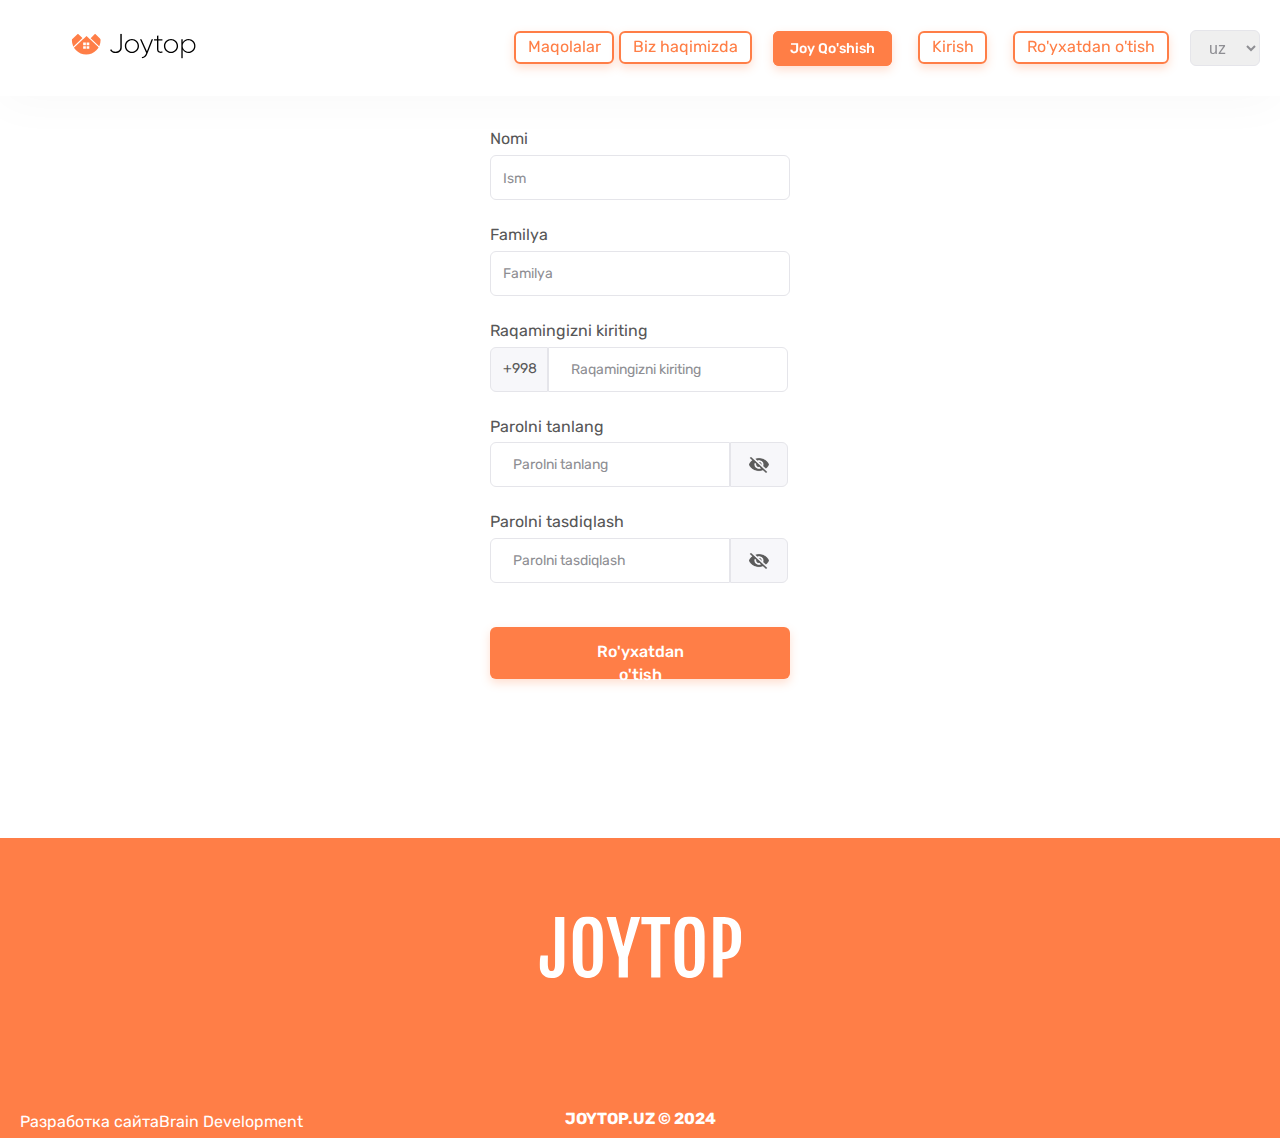
<file: registration.html>
<!DOCTYPE html>
<html lang="en">
  <head>
    <meta charset="UTF-8" />
    <meta name="viewport" content="width=device-width, initial-scale=1.0" />
    <title>Registration</title>
    <link rel="stylesheet" href="./project/sass/style.css" />
    <link rel="preconnect" href="https://fonts.googleapis.com" />
    <link rel="preconnect" href="https://fonts.gstatic.com" crossorigin />
    <link
      href="https://fonts.googleapis.com/css2?family=Rubik:ital,wght@0,300..900;1,300..900&display=swap"
      rel="stylesheet"
    />
    <link
      rel="icon"
      type="image/x-icon"
      href="[data-uri]"
    />
  </head>
  <body>
    <header class="joytop">
      <div class="container">
        <div class="joytop_inner">
          <a href="./project/index.html" class="joytop_img">
            <img src="../imgs/logo.e6fa5e4a.svg fill.svg" alt="Joytop logo" />
          </a>
          <nav class="joytop_nav">
            <ul class="joytop_menu">
              <li class="joytom_item">
                <a class="joytop_link" href="">Maqolalar</a>
              </li>
              <li class="joytom_item">
                <a class="joytop_link joytop_link-active-2" href="../info.html"
                  >Biz haqimizda</a
                >
              </li>
              <li class="joytom_item">
                <a class="joytop_link joytop_link-active" href=""
                  >Joy Qo'shish</a
                >
              </li>
              <li class="joytom_item">
                <a
                  class="joytop_link joytop_link-active-2"
                  href="../sing-up.html"
                  >Kirish</a
                >
              </li>
              <li class="joytom_item">
                <a
                  class="joytop_link joytop_link-active-2"
                  href="./registration.html"
                  >Ro'yxatdan o'tish</a
                >
              </li>
            </ul>
          </nav>
          <a href="" class="joytop_traslation">
            <select class="input">
              <option c value="">uz</option>
              <option value="">ru</option>
              <option value="">en</option>
            </select>
          </a>
        </div>
      </div>
    </header>
    <main class="sing_up-main">
      <section class="sing_up-section">
        <form class="form" action="https://echo.htmlacademy.ru" method="POST">
          <label for="user_name" class="sing_up-label"
            >Nomi</label
          >
          <input
            placeholder="Ism"
            id="user_name"
            required
            name="user_name"
            type="text"
            class="sing_up-name"
          />
          <label class="sing_up-label" for="user_firstname"
            >Familya</label
          >
          <input
            placeholder="Familya"
            id="user_firstname"
            type="text"
            name="user_surname"
            required
            class="sing_up-name sing_up-firstname"
          />
          <label for="user_tel" class="sing_up-label"
            >Raqamingizni kiriting</label
          >
          <div class="sing_up-tel-container">
            <div class="sing_up-tel_text-container">
              <p class="sing_up-tel_text">+998</p>
            </div>
            <input
              placeholder="Raqamingizni kiriting"
              id="user_tel"
              type="tel"
              name="user_tel"
              class="sing_up-tel"
              required
              pattern="[0-9]*"
              maxlength="9"
            />
          </div>

          <label for="password" class="sing_up-label">Parolni tanlang</label>
          <div class="sing_up-input-container">
            <input
              placeholder="Parolni tanlang"
              id="password"
              type="password"
              name="password"
              class="sing_up-password"
              required
            />

            <div class="sing_up-password_img-container">
              <img onclick="show()" id="eye-img" src="./eye-close.png" alt="" />
            </div>
          </div>
          <label for="confirm_password" class="sing_up-label"
            >Parolni tasdiqlash</label
          >
          <div class="sing_up-input-container">
            <input
              placeholder="Parolni tasdiqlash"
              type="password"
              name="confirm_password"
              class="sing_up-password sing_up-password-more"
              required
              id="confirm_password"
              onchange="validatePassword()"
            />
            <div class="sing_up-password_img-container">
              <img
                onclick="showMore()"
                id="eye-img-more"
                src="./eye-close.png"
                alt=""
              />
            </div>
          </div>
          <span
            id="password_error"
            style="color: red; margin-bottom: 20px"
          ></span>
          <a href="./project/index.html">
            <button class="sing_up-btn">Ro'yxatdan o'tish</button>
          </a>
        </form>
      </section>
    </main>
    <script>
      const Form = document.querySelector(".form");
      const eyeMore = document.getElementById("eye-img-more");
      const inputMore = document.querySelector(".sing_up-password-more");
      const inputTel = document.querySelector(".sing_up-tel");
      const input = document.querySelector(".sing_up-password");
      const eye = document.getElementById("eye-img");
      function show() {
        if (input.type == "password") {
          input.type = "text";
          eye.src = "./eye-open.png";
        } else {
          input.type = "password";
          eye.src = "./eye-close.png";
        }
      }
      function showMore() {
        if (inputMore.type == "password") {
          inputMore.type = "text";
          eyeMore.src = "./eye-open.png";
        } else {
          inputMore.type = "password";
          eyeMore.src = "./eye-close.png";
        }
      }
      function validatePassword() {
        var password = document.getElementById("password");
        var confirm_password = document.getElementById("confirm_password");
        var password_error = document.getElementById("password_error");

        if (password.value != confirm_password.value) {
          password_error.textContent = "Parol mos kelmaydi iltimos qaytadan kiriting!";
          confirm_password.setCustomValidity("Passwords don't match");
        } else {
          password_error.textContent = "";
          confirm_password.setCustomValidity("");
        }
      }
    </script>
    <footer class="footer-2">
      <div class="container">
        <a class="footer_img" href="#">
          <img src="./imgs/footerimg.bf623880.svg.svg" alt="Joytop Logo" />
          <p class="footer_subtext">JOYTOP.UZ © 2024</p>
        </a>
        <a href="https://dasturjon.uz/" class="footer_link">
          <p class="footer_text">Разработка сайта</p>
          <p class="footer_text">Brain Development</p>
        </a>
      </div>
    </footer>
  </body>
</html>
</file>
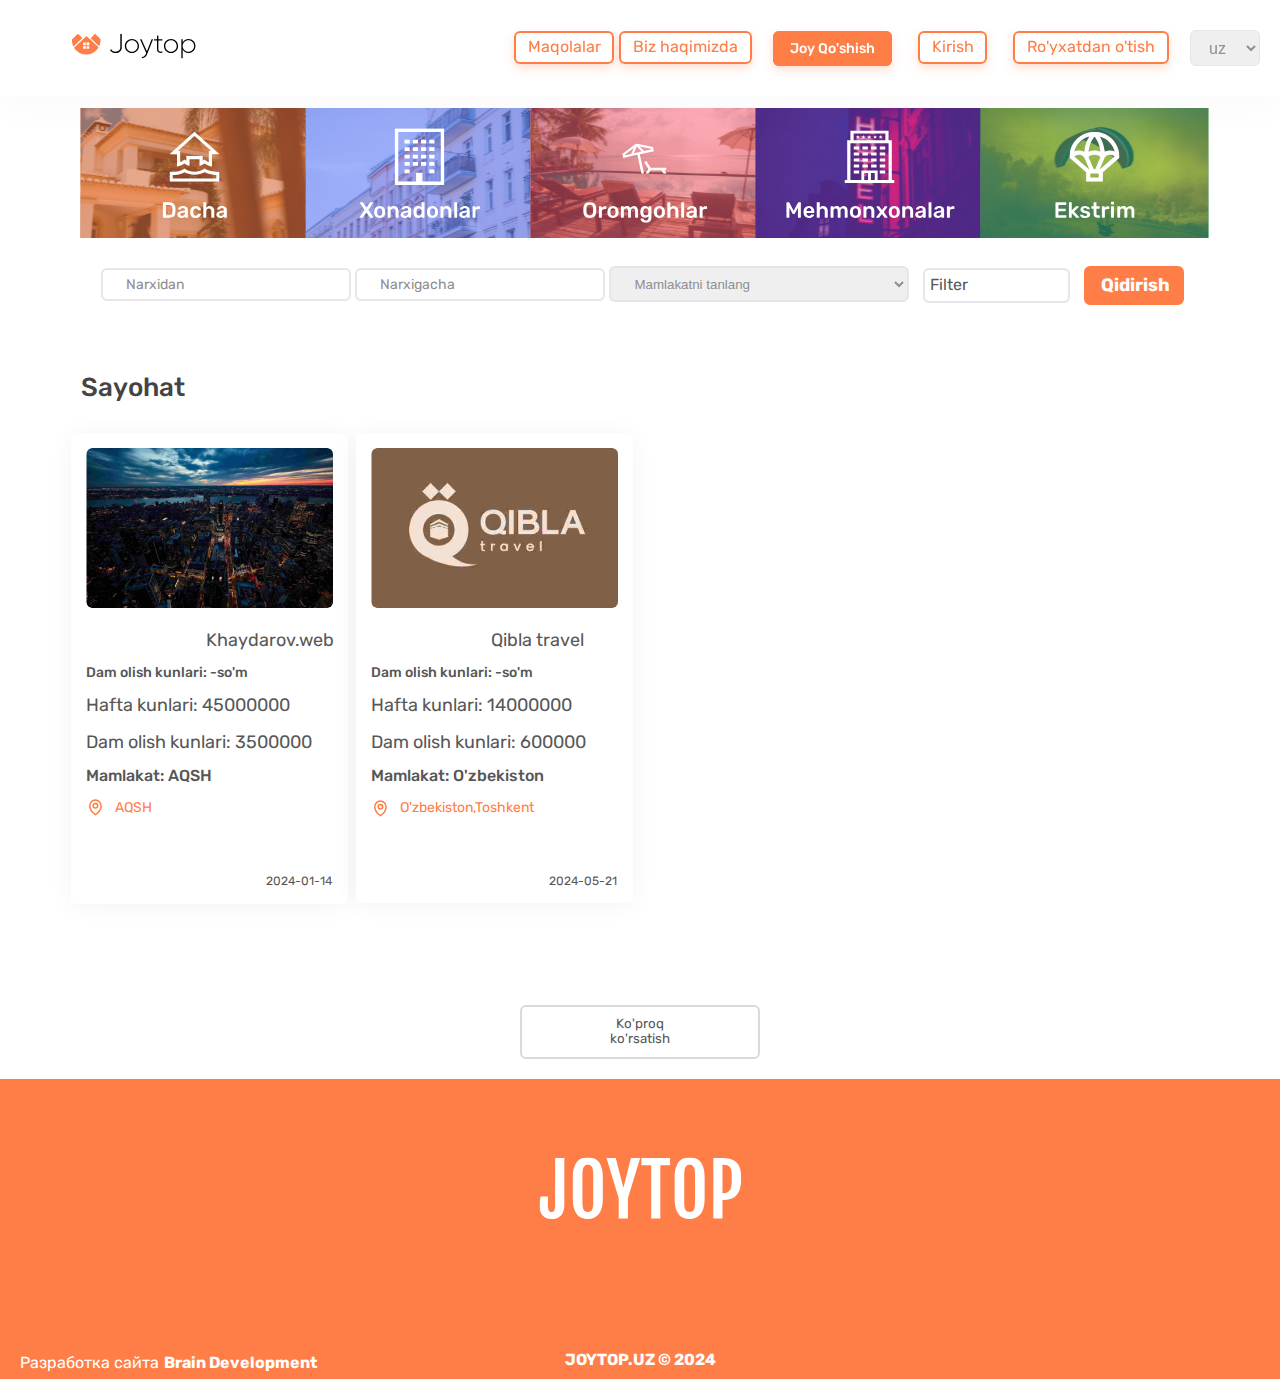
<file: trips.html>
<!DOCTYPE html>
<html lang="en">
  <head>
    <meta charset="UTF-8" />
    <meta name="viewport" content="width=device-width, initial-scale=1.0" />
    <title>Sayohat</title>
    <link rel="stylesheet" href="./project/sass/style.css" />
    <link rel="preconnect" href="https://fonts.googleapis.com" />
    <link rel="preconnect" href="https://fonts.gstatic.com" crossorigin />
    <link
      href="https://fonts.googleapis.com/css2?family=Rubik:ital,wght@0,300..900;1,300..900&display=swap"
      rel="stylesheet"
    />
    <link
      rel="icon"
      type="image/x-icon"
      href="[data-uri]"
    />
  </head>
  <body>
    <header class="joytop">
      <div class="container">
        <div class="joytop_inner">
          <a href="./project/index.html" class="joytop_img">
            <img src="../imgs/logo.e6fa5e4a.svg fill.svg" alt="Joytop logo" />
          </a>
          <nav class="joytop_nav">
            <ul class="joytop_menu">
              <li class="joytom_item">
                <a class="joytop_link" href="">Maqolalar</a>
              </li>
              <li class="joytom_item">
                <a class="joytop_link joytop_link-active-2" href="../info.html"
                  >Biz haqimizda</a
                >
              </li>
              <li class="joytom_item">
                <a class="joytop_link joytop_link-active" href=""
                  >Joy Qo'shish</a
                >
              </li>
              <li class="joytom_item">
                <a
                  class="joytop_link joytop_link-active-2"
                  href="../sing-up.html"
                  >Kirish</a
                >
              </li>
              <li class="joytom_item">
                <a
                  class="joytop_link joytop_link-active-2"
                  href="./registration.html"
                  >Ro'yxatdan o'tish</a
                >
              </li>
            </ul>
          </nav>
          <a href="" class="joytop_traslation">
            <select class="input">
              <option c value="">uz</option>
              <option value="">ru</option>
              <option value="">en</option>
            </select>
          </a>
        </div>
      </div>
    </header>

    <section>
      <div class="ota">
        <div class="contaienr">
          <a href="./location-info.html">
            <div class="tilt-box-wrap-2">
              <span class="t_over"></span>
              <span class="t_over"></span>
              <span class="t_over"></span>
              <span class="t_over"></span>
              <span class="t_over"></span>
              <span class="t_over"></span>
              <span class="t_over"></span>
              <span class="t_over"></span>
              <span class="t_over"></span>
              <div class="tilt-box">
                <img src="./Dacha.svg" alt="" />
              </div>
            </div>
          </a>
        </div>
        <div class="contaienr">
          <a href="">
            <div class="tilt-box-wrap-2">
              <span class="t_over"></span>
              <span class="t_over"></span>
              <span class="t_over"></span>
              <span class="t_over"></span>
              <span class="t_over"></span>
              <span class="t_over"></span>
              <span class="t_over"></span>
              <span class="t_over"></span>
              <span class="t_over"></span>
              <div class="tilt-box">
                <img src="./Xonadonlar.svg" alt="" />
              </div>
            </div>
          </a>
        </div>
        <div class="contaienr">
          <a href="">
            <div class="tilt-box-wrap-2">
              <span class="t_over"></span>
              <span class="t_over"></span>
              <span class="t_over"></span>
              <span class="t_over"></span>
              <span class="t_over"></span>
              <span class="t_over"></span>
              <span class="t_over"></span>
              <span class="t_over"></span>
              <span class="t_over"></span>
              <div class="tilt-box">
                <img src="./Oromgohlar.svg" alt="" />
              </div>
            </div>
          </a>
        </div>
        <div class="contaienr">
          <a href="./trips.html">
            <div class="tilt-box-wrap-2">
              <span class="t_over"></span>
              <span class="t_over"></span>
              <span class="t_over"></span>
              <span class="t_over"></span>
              <span class="t_over"></span>
              <span class="t_over"></span>
              <span class="t_over"></span>
              <span class="t_over"></span>
              <span class="t_over"></span>
              <div class="tilt-box">
                <img src="./Mehmonxonalar.svg" alt="" />
              </div>
            </div>
          </a>
        </div>
        <div class="contaienr">
          <a href="./ekstrim.html">
            <div class="tilt-box-wrap-2">
              <span class="t_over"></span>
              <span class="t_over"></span>
              <span class="t_over"></span>
              <span class="t_over"></span>
              <span class="t_over"></span>
              <span class="t_over"></span>
              <span class="t_over"></span>
              <span class="t_over"></span>
              <span class="t_over"></span>
              <div class="tilt-box">
                <img src="./Ekstrim.svg" alt="" />
              </div>
            </div>
          </a>
        </div>
      </div>
    </section>
<br>
    <section>
      <div class="container">
        <div class="joytop-find_inner-2">
          <form>
            <input
              class="joytop-phone-input-1"
              placeholder="Narxidan"
              type="text"
            />
            <input
              class="joytop-phone-input-1"
              placeholder="Narxigacha"
              type="text"
            />

            <select class="joytop_xudud-2">
              <option value="">Mamlakatni tanlang</option>
              <option value="">Uzbekistan</option>
              <option value="">Russia</option>
              <option value="">Amerika</option>
            </select>
          </form>

          <a href="#">
            <button class="joytop-filter_btn-2">Filter</button>
          </a>
          <a href="#">
            <button class="joytop-search_btn-2">Qidirish</button>
          </a>
        </div>

        <p class="joytop-text">Sayohat</p>
      </div>
    </section>

    <div class="container">
      <ul class="joytop-arenda_list-2">
        <li class="joytop-arenda_item">
          <div class="joytop-arenda_img-AQSH"></div>
          <p class="joytop-arenda_subtext-3">Khaydarov.web</p>
          <div class="joytop-arenda_position"></div>
          <p class="joytop-arenda_subtext-2">Dam olish kunlari: -so'm</p>
          <p class="joytop-arenda_subtext">Hafta kunlari: 45000000</p>
          <p class="joytop-arenda_subtext">Dam olish kunlari: 3500000</p>
          <p class="joytop-arenda_from">Mamlakat: AQSH</p>
          <div class="joytop-arenda-loc_inner">
            <img
              src="./imgs/Link → map-pin-small.b9e3fbf9.svg.svg"
              alt="Location logo"
            />

            <p class="joytop-arenda-loc_text">AQSH</p>
          </div>
          <div class="joytop-arenda-bed_inner"></div>
          <div
            class="joytop-arenda-bed_inner joytop-arenda-bed_inner-active"
          ></div>
          <div class="joytop-arenda_linear">
            <p class="joytop-arenda_linear_text-2">2024-01-14</p>
          </div>
        </li>

        <li class="joytop-arenda_item-2">
          <div class="joytop-arenda_img-Qibla"></div>
          <p class="joytop-arenda_subtext-3">Qibla travel</p>
          <div class="joytop-arenda_position"></div>
          <p class="joytop-arenda_subtext-2">Dam olish kunlari: -so'm</p>
          <p class="joytop-arenda_subtext">Hafta kunlari: 14000000</p>
          <p class="joytop-arenda_subtext">Dam olish kunlari: 600000</p>
          <p class="joytop-arenda_from">Mamlakat: O'zbekiston</p>
          <div class="joytop-arenda-loc_inner">
            <img
              src="./imgs/Link → map-pin-small.b9e3fbf9.svg.svg"
              alt="Location logo"
            />
            <p class="joytop-arenda-loc_text">
              O'zbekiston,Toshkent
            </p>
          </div>
          <div class="joytop-arenda-bed_inner"></div>
          <div
            class="joytop-arenda-bed_inner joytop-arenda-bed_inner-active"
          ></div>
          <div class="joytop-arenda_linear">
            <p class="joytop-arenda_linear_text-2">2024-05-21</p>
          </div>
        </li>
      </ul>

      <a href="#" class="joytop_btn-inner">
        <button class="joytop_btn">Ko'proq ko'rsatish</button>
      </a>
    </div>

    <footer class="footer">
      <div class="container">
        <a class="footer_img" href="#">
          <img src="./imgs/footerimg.bf623880.svg.svg" alt="Joytop Logo" />
          <p class="footer_subtext">JOYTOP.UZ © 2024</p>
        </a>
        <a href="https://dasturjon.uz/" class="footer_link">
          <p class="footer_text">Разработка сайта</p>
          <p class="footer_text-2">Brain Development</p>
        </a>
      </div>
    </footer>
  </body>
</html>
</file>
<file: project/sass/style.css>
@charset "UTF-8";
* {
  box-sizing: border-box;
  padding: 0;
  margin: 0;
}

::-webkit-scrollbar {
  width: 5px;
}

/* Track */
::-webkit-scrollbar-track {
  box-shadow: inset 0 0 5px grey;
  border-radius: 10px;
}

/* Handle */
::-webkit-scrollbar-thumb {
  background: #ff7e47;
  border-radius: 10px;
}

/* Handle on hover */
::-webkit-scrollbar-thumb:hover {
  background: #ff7e47;
}

.container {
  max-width: 1280px;
  padding: 0 20px;
  margin: 0 auto;
}

.joytop {
  padding: 30px 0;
  box-shadow: 0px 5px 50px 0px rgba(0, 0, 0, 0.031372549);
  position: sticky;
  background-color: white;
  top: 0px;
  z-index: 2;
}

.joytop_img {
  margin-left: 50px;
}

.joytop_inner {
  display: flex;
  justify-content: space-evenly;
  align-items: center;
}

.joytop_menu {
  list-style: none;
  display: flex;
  margin-left: 180px;
}

.joytop_link {
  text-decoration: none;
  font-family: Rubik;
  font-size: 16px;
  font-weight: 400;
  line-height: 22.86px;
  text-align: center;
  color: #ff7e46;
  background-color: transparent;
  border-radius: 6px;
  border: 2px;
  opacity: 0px;
  border: 2px solid #ff7e47;
  max-width: 127.09px;
  box-shadow: 0px 4px 10px 0px rgba(255, 126, 71, 0.2509803922);
  padding: 6.75px 14.67px 7.25px 15px;
}

.joytop_link:hover {
  background-color: #ff7e46;
  color: white;
  border: 2px solid #ff7e46;
}

.joytop_link-active {
  box-shadow: 0px 4px 10px 0px rgba(255, 126, 71, 0.2509803922);
  background-color: #ff7e46;
  font-family: Rubik;
  font-size: 14px;
  font-weight: 500;
  line-height: 19px;
  text-align: center;
  color: #fff;
  margin-right: 21px;
  padding: 6.75px 14.67px 7.25px 15px;
}

.joytop_link-active:hover {
  background-color: white;
  color: #ff7e46;
  border: 2px solid #ff7e46;
}

.joytop_link-active-2 {
  margin-right: 21px;
  margin-left: 5px;
  box-shadow: 0px 4px 10px 0px rgba(255, 126, 71, 0.2509803922);
  padding: 6.75px 14.67px 7.25px 15px;
}

.hero {
  padding: 7px 0;
  margin-top: -40px;
}

.hero_inner {
  display: flex;
  margin-bottom: 5px;
  justify-content: center;
  position: relative;
  flex-wrap: wrap;
}

.input {
  color: #8e8e93;
  font-size: 16px;
  font-style: normal;
  width: 70px;
  height: 36px;
  left: 880px;
  padding: 7.75px 14px 8.25px 14px;
  gap: 0px;
  border-radius: 6px;
  border: 1px solid #e5e5ea;
  opacity: 0px;
  cursor: pointer;
}

*,
*:after,
*:before {
  -ms-box-sizing: border-box;
  box-sizing: border-box;
}

.tilt-box-wrap {
  width: 400px;
  height: 350px;
  position: relative;
  transition: all 0.6s ease-out;
  perspective: 1000px;
}

.tilt-box-wrap:hover {
  transition: all 0.3s linear;
  transform: scale(1.1);
}

.tilt-box {
  width: 100%;
  height: 100%;
  position: relative;
  display: flex;
  align-items: center;
  justify-content: space-around;
  text-align: center;
  color: #fff;
  font-size: 90px;
  font-weight: 700;
  text-transform: uppercase;
  transition: all 0.6s ease-out;
  transform: rotateX(0deg) rotateY(0deg);
  perspective: 1000px;
  transform-style: preserve-3d;
}

.tilt-box strong {
  transform: translateZ(40px);
}

.t_over {
  width: 33.333%;
  height: 33.333%;
  position: absolute;
  z-index: 1;
}

.t_over:nth-child(1) {
  left: 0;
  top: 0;
}

.t_over:nth-child(2) {
  left: 33.333%;
  top: 0;
}

.t_over:nth-child(3) {
  left: 66.666%;
  top: 0;
}

.t_over:nth-child(4) {
  left: 0;
  top: 33.333%;
}

.t_over:nth-child(5) {
  left: 33.333%;
  top: 33.333%;
}

.t_over:nth-child(6) {
  left: 66.666%;
  top: 33.333%;
}

.t_over:nth-child(7) {
  left: 0;
  top: 66.666%;
}

.t_over:nth-child(8) {
  left: 33.333%;
  top: 66.666%;
}

.t_over:nth-child(9) {
  left: 66.666%;
  top: 66.666%;
}

.t_over:nth-child(1):hover ~ .tilt-box {
  transform: rotateX(-20deg) rotateY(20deg);
}

.t_over:nth-child(2):hover ~ .tilt-box {
  transform: rotateX(-20deg) rotateY(0deg);
}

.t_over:nth-child(3):hover ~ .tilt-box {
  transform: rotateX(-20deg) rotateY(-20deg);
}

.t_over:nth-child(4):hover ~ .tilt-box {
  transform: rotateX(0deg) rotateY(20deg);
}

.t_over:nth-child(5):hover ~ .tilt-box {
  transform: rotateX(0deg) rotateY(0deg);
}

.t_over:nth-child(6):hover ~ .tilt-box {
  transform: rotateX(0deg) rotateY(-20deg);
}

.t_over:nth-child(7):hover ~ .tilt-box {
  transform: rotateX(20deg) rotateY(20deg);
}

.t_over:nth-child(8):hover ~ .tilt-box {
  transform: rotateX(20deg) rotateY(0deg);
}

.t_over:nth-child(9):hover ~ .tilt-box {
  transform: rotateX(20deg) rotateY(-20deg);
}

.paj {
  background: #efefef;
  color: #575757;
  text-decoration: none;
  font-size: 16px;
  font-weight: 400;
  line-height: 22.86px;
  text-align: center;
  font-family: Rubik;
  width: 187.23px;
  top: 15px;
  left: 40px;
  padding: 5.57px 5.66px 6.42px 6px;
  gap: 0px;
  border-radius: 4px;
  opacity: 0px;
  height: 34.85px;
}

.main__title {
  font-weight: 700;
  line-height: 34px;
  font-size: 22px;
  text-align: left;
  font-family: Rubik;
}

.paj-2 {
  color: #ff7e46;
  font-family: Rubik;
  font-size: 22px;
  font-weight: 700;
  line-height: 34px;
  text-align: left;
}

.main__box {
  display: flex;
  margin-top: 15px;
  gap: 10px;
}

.main__text {
  font-family: Rubik;
  font-size: 16px;
  font-weight: 400;
  line-height: 22.86px;
  text-align: left;
  margin-top: 14.56px;
  color: #575757;
}

.paj-3 {
  font-family: Rubik;
  font-size: 16px;
  font-weight: 400;
  line-height: 22.86px;
  text-align: left;
  color: #ff7e46;
}

.main__text-2 {
  font-family: Rubik;
  font-size: 16px;
  font-weight: 400;
  line-height: 22.86px;
  text-align: left;
  margin-top: 14.98px;
  color: #575757;
}

.main__text-3 {
  font-family: Rubik;
  font-size: 16px;
  font-weight: 400;
  line-height: 22.86px;
  text-align: left;
  margin-top: 14.98px;
  color: #575757;
}

.main__text-4 {
  font-family: Rubik;
  font-size: 16px;
  font-weight: 400;
  line-height: 22.86px;
  text-align: left;
  margin-top: 14.96px;
  color: #575757;
}

.main__text-5 {
  font-family: Rubik;
  font-size: 16px;
  font-weight: 400;
  line-height: 22.86px;
  text-align: left;
  margin-top: 14.96px;
  color: #575757;
}

.main__text-6 {
  font-family: Rubik;
  font-size: 16px;
  font-weight: 400;
  line-height: 22.86px;
  text-align: left;
  margin-top: 14.98px;
  color: #575757;
}

.main__text-7 {
  margin-top: 14.98px;
  font-family: Rubik;
  font-size: 16px;
  font-weight: 400;
  line-height: 22.86px;
  text-align: left;
  color: #575757;
}

.main__text-8 {
  margin-top: 14.98px;
  font-family: Rubik;
  font-size: 16px;
  font-weight: 400;
  line-height: 22.86px;
  text-align: left;
  margin-bottom: 20px;
  color: #575757;
}

.joytop-2 {
  background: #ff7e47;
}

.joytop__img {
  margin-left: 506px;
  margin-top: 42px;
}

.main__title-2 {
  color: white;
  font-family: Rubik;
  font-size: 18px;
  font-weight: 700;
  line-height: 22.86px;
  text-align: left;
  text-align: center;
  margin-top: 54px;
}

.main_inner {
  margin-left: -100px;
  margin-bottom: 149px;
}

.sing-up_info-text {
  font-family: Rubik;
  font-size: 16px;
  font-weight: 400;
  line-height: 22.86px;
  text-align: left;
  color: #575757;
  margin-top: 128px;
  margin-left: 567px;
}

.inpu_sing-up {
  width: 300px;
  height: 50px;
  top: 256.32px;
  left: 567.5px;
  padding: 5.16px 1px 1.64px 1px;
  gap: 0px;
  border-radius: 6px;
  border: 1px;
  opacity: 0px;
  margin-left: 567px;
  margin-top: 4px;
  border: 1px solid #e5e5ea;
  color: #8e8e93;
  padding-left: 11px;
  outline: #ff7e46;
}

.sing-up_info-text-2 {
  font-family: Rubik;
  font-size: 16px;
  font-weight: 400;
  line-height: 22.86px;
  text-align: left;
  color: #575757;
  margin-left: 567px;
}

.sing-up_button {
  width: 300px;
  height: 52px;
  top: 330.32px;
  left: 567.5px;
  padding: 14.14px 0px 15px 0px;
  gap: 0px;
  border-radius: 6px;
  opacity: 0px;
  font-family: Rubik;
  font-size: 16px;
  font-weight: 500;
  line-height: 22.86px;
  text-align: center;
  background: #ff7e47;
  color: white;
  border: none;
  margin-left: 567px;
  cursor: pointer;
  border: 2px solid #ff7e46;
}

.sing-up_button:hover {
  background-color: white;
  color: #ff7e46;
  border: 2px solid #ff7e46;
}

.register_text {
  font-family: Rubik;
  font-size: 16px;
  font-weight: 400;
  line-height: 22.86px;
  color: #ff7e47;
  margin-left: 636px;
  margin-top: 23.57px;
}

.register_account {
  font-family: Rubik;
  font-size: 16px;
  font-weight: 400;
  line-height: 22.86px;
  margin-left: 568px;
  text-decoration: none;
  margin-top: 3.98px;
  color: #575757;
  text-align: center;
}

.registration_text {
  color: #ff7e47;
  font-family: Rubik;
  font-size: 16px;
  font-weight: 400;
  line-height: 22.86px;
  text-align: center;
  text-decoration: none;
}

.registration_text-2 {
  color: #ff7e47;
  font-family: Rubik;
  font-size: 16px;
  font-weight: 400;
  line-height: 22.86px;
  text-align: center;
  text-decoration: none;
  margin-left: 700px;
}

.joytop-2 {
  background: #ff7e47;
  margin-top: 129px;
}

.joytop__img {
  margin-left: 506px;
  margin-top: 42px;
}

.main__title-2 {
  color: white;
  font-family: Rubik;
  font-size: 18px;
  font-weight: 700;
  line-height: 22.86px;
  text-align: left;
  text-align: center;
  margin-top: 54px;
}

.main__text-10 {
  font-family: Rubik;
  font-size: 16px;
  font-weight: 400;
  line-height: 22.86px;
  text-align: left;
  color: white;
  margin-left: 30px;
  margin-top: 56px;
}

.joytop__text {
  font-family: Rubik;
  font-size: 16px;
  font-weight: 700;
  line-height: 22.86px;
  text-align: left;
}

.joytop__text-box {
  display: flex;
  gap: 318px;
}

.joytop__img {
  margin-left: 616px;
}

* {
  margin: 0;
  padding: 0;
  box-sizing: border-box;
}

.container {
  max-width: 1280px;
  padding: 0 20px;
  margin: 0 auto;
}

body {
  overflow-x: hidden;
}

.joytop {
  padding: 30px 0;
  box-shadow: 0px 5px 50px 0px rgba(0, 0, 0, 0.031372549);
}

.joytop_img {
  margin-right: auto;
}

.joytop_traslation-input {
  color: #8e8e93;
  font-size: 16px;
  font-style: normal;
  width: 70px;
  height: 36px;
  padding: 7.75px 13px 8.25px 14px;
  gap: 0px;
  border-radius: 6px;
  border: 1px solid #e5e5ea;
  opacity: 0px;
  margin-right: auto;
}

.joytop_inner {
  display: flex;
  justify-content: center;
  align-items: center;
}

.joytop_menu {
  list-style: none;
  display: flex;
  margin-left: 220px;
}

.joytop_link {
  text-decoration: none;
  font-family: Rubik;
  font-size: 16px;
  font-weight: 400;
  line-height: 22.86px;
  text-align: center;
  color: #ff7e46;
  background-color: transparent;
  padding: 4.15px 11.64px 4.99px 12px;
  border-radius: 6px;
  border: 2px;
  opacity: 0px;
  border: 2px solid #ff7e47;
  max-width: 127.09px;
}

.joytop_link-active {
  box-shadow: 0px 4px 10px 0px rgba(255, 126, 71, 0.2509803922);
  background-color: #ff7e46;
  font-family: Rubik;
  font-size: 14px;
  font-weight: 500;
  line-height: 19px;
  text-align: center;
  color: #fff;
  margin-right: 21px;
  padding: 6.75px 14.67px 7.25px 15px;
}

.joytop_link-active-2 {
  margin-right: 21px;
  margin-left: 5px;
}

.joytop_link-active-3 {
  margin-right: 34px;
  margin-left: 5px;
}

.joytop-place_inner {
  display: flex;
  margin-bottom: 24px;
}

.joytop-location_inner {
  display: flex;
  justify-content: flex-end;
  margin-right: 95px;
  gap: 4px;
  margin-bottom: 25px;
}

.joytop-location-text {
  max-width: 138.57px;
  gap: 0px;
  opacity: 0px;
  font-family: Rubik;
  font-size: 16px;
  font-weight: 700;
  line-height: 16px;
  text-align: left;
  color: #ff7e47;
}

.joytop-find_inner {
  display: flex;
  gap: 14px;
  align-items: center;
  margin-bottom: 48px;
}

.joytop_ozbekiston {
  font-family: Rubik;
  font-size: 14px;
  font-weight: 400;
  line-height: 20px;
  text-align: left;
  color: #444444;
  max-width: 300px;
  border-radius: 6px;
  border: 1px solid #e5e5ea;
  padding: 7.75px 126.51px 8.25px 12px;
}

.joytop_viloyat {
  max-width: 250px;
  border-radius: 6px;
  border: 1px solid #e5e5ea;
  color: #8e8e93;
  padding: 7.75px 82.51px 8.25px 12px;
}

.joytop_tuman {
  max-width: 250.77px;
  border-radius: 6px;
  border: 1px solid #e5e5ea;
  color: #8e8e93;
  padding: 7.75px 82.51px 8.25px 12px;
}

.joytop_xudud {
  max-width: 250.76px;
  padding: 7.75px 82.51px 8.25px 12px;
  border-radius: 6px;
  border: 1px solid #e5e5ea;
  font-family: Rubik;
  font-size: 14px;
  font-weight: 400;
  line-height: 20px;
  text-align: left;
  color: #8e8e93;
}

.joytop-filter_btn {
  font-family: Rubik;
  font-size: 16px;
  font-weight: 400;
  line-height: 19px;
  text-align: center;
  color: #444444;
  max-width: 83.23px;
  gap: 0px;
  border-radius: 6px;
  border: 1px solid #e5e5ea;
  opacity: 0px;
  padding: 8px 23.49px 8px 21px;
  background-color: transparent;
  position: relative;
}
.joytop-filter_btn::before {
  background-image: url("./images/filter.3ead7f16.svg.svg");
  background-repeat: no-repeat;
  width: 20px;
  height: 20px;
  top: 7.5px;
  left: 52.23px;
  padding: 2.5px 1.67px 2.5px 1.67px;
  position: absolute;
  opacity: 0px;
  content: "";
}

.joytop-search_btn {
  max-width: 100px;
  gap: 0px;
  opacity: 0px;
  border-radius: 6px;
  font-family: Rubik;
  font-size: 18px;
  font-weight: 700;
  line-height: 19px;
  text-align: center;
  color: #ffeacb;
  border: none;
  padding: 7.75px 14.34px 8.25px 15.29px;
  background-color: #ff7e47;
}

.joytop-ekstrim_list {
  list-style: none;
  display: flex;
  gap: 8px;
  margin-bottom: 8px;
}

.joytop-ekstrim_list-active {
  margin-bottom: 100px;
}

.joytop-ekstrim_item {
  max-width: 277px;
  border-radius: 6px;
  box-shadow: 0px 2px 25px 0px rgba(0, 0, 0, 0.0509803922);
  background-color: #ffffff;
  padding: 15px 15px 10px 15px;
}

.joytop-ekstrim_title-st {
  max-width: 97px;
  font-family: Rubik;
  font-size: 26px;
  font-weight: 500;
  line-height: 30.81px;
  text-align: left;
  color: #444444;
  margin-bottom: 29px;
  margin-left: 17px;
}

.joytop-ekstrim_img {
  margin-bottom: 17.57px;
}

.joytop-ekstrim_title {
  font-family: Rubik;
  font-size: 16px;
  font-weight: 500;
  line-height: 22.86px;
  text-align: left;
  color: #575757;
  margin-bottom: 14px;
}

.joytop-ekstrim_text {
  font-family: Rubik;
  font-size: 14px;
  font-weight: 400;
  line-height: 20px;
  text-align: left;
  color: #575757;
  margin-bottom: 12px;
}

.joytop-ekstrim_subtext {
  font-family: Rubik;
  font-size: 16px;
  font-weight: 400;
  line-height: 22.86px;
  text-align: left;
  color: #575757;
  margin-bottom: 11px;
}

.joytop-ekstrim-loc_inner {
  display: flex;
  margin-bottom: 23px;
  gap: 11px;
  align-items: center;
  margin-bottom: 149px;
}

.joytop-ekstrim-loc_inner-active {
  margin-bottom: 135px;
}

.joytop-ekstrim-loc_inner-active-2 {
  margin-bottom: 169px;
}

.joytop-ekstrim-loc_inner-active-3 {
  margin-bottom: 115.2px;
}

.joytop-ekstrim-loc_text {
  font-family: Rubik;
  font-size: 14px;
  font-weight: 400;
  line-height: 20px;
  text-align: left;
  color: #ff7e47;
}

.joytop-ekstrim_linear {
  background: linear-gradient(180deg, rgba(0, 0, 0, 0) 0%, rgba(0, 0, 0, 0) 80%, #ff7e47 80%, #ff7e47 100%);
  width: 277px;
  height: 30px;
  border-radius: 6px;
  opacity: 0px;
  position: relative;
  left: -16px;
  bottom: -15px;
}

.joytop-ekstrim_linear_text {
  font-family: Rubik;
  font-size: 12px;
  font-weight: 400;
  line-height: 17.14px;
  text-align: left;
  color: #575757;
  position: absolute;
  right: 15px;
}

.joytop_btn {
  width: 239.16px;
  padding: 9.75px 62.2px 10.25px 62.58px;
  border-radius: 6px;
  border: 2px solid #dadada;
  opacity: 0px;
  background-color: transparent;
  margin-bottom: 20px;
}

.joytop_btn-inner {
  display: flex;
  justify-content: center;
  text-decoration: none;
}

.sing_up-tel-container-2 {
  display: flex;
}

.sing_up-tel-2 {
  width: 239.8px;
  height: 45px;
  padding: 14.25px 11px 14.25px 11px;
  border-radius: 0px 6px 6px 0px;
  border: 1px solid #e5e5ea;
  outline: white;
  margin-top: 8px;
  font-family: Rubik;
  font-size: 14px;
  font-weight: 400;
  line-height: 16.59px;
  text-align: left;
}

.sing_up-tel_text-2 {
  font-family: Rubik;
  font-size: 14px;
  font-weight: 400;
  line-height: 14px;
  text-align: center;
  color: #575757;
}

.sing_up-tel_text-container-2 {
  display: flex;
  align-items: center;
  width: 58.2px;
  height: 45px;
  padding: 0px 11.7px 0px 12px;
  border-radius: 6px 0px 0px 6px;
  background: #f7f7fa;
  border: 1px solid #e5e5ea;
  margin-left: 567px;
  margin-top: 8px;
}

.footer-3 {
  width: 100%;
  background-color: #ff7e47;
  padding: 39px 0px 12.35px 0px;
  height: 300px;
  overflow-y: hidden;
  margin-top: -50px;
}

.footer_img {
  display: flex;
  flex-direction: column;
  align-items: center;
  justify-content: center;
  gap: 60px;
  text-decoration: none;
}

.footer_link {
  text-decoration: none;
  display: flex;
  align-items: center;
}

.footer_sublink {
  text-decoration: none;
}

.footer_text {
  font-family: Rubik;
  font-size: 16px;
  font-weight: 400;
  line-height: 22.86px;
  text-align: left;
  color: #ffffff;
  position: relative;
  top: -20px;
}

.footer_subtext {
  max-width: 152.58px;
  font-family: Rubik;
  font-size: 16px;
  font-weight: 700;
  line-height: 22.86px;
  text-align: left;
  color: #ffffff;
}

.footer_text-2 {
  font-family: Rubik;
  font-size: 16px;
  font-weight: 700;
  line-height: 22.86px;
  text-align: left;
  text-align: left;
  color: #ffffff;
  position: relative;
  top: -20px;
  right: -5px;
}

.joytop {
  padding: 30px 0;
  box-shadow: 0px 5px 50px 0px rgba(0, 0, 0, 0.031372549);
  background-color: white;
}

.joytop-location-text {
  cursor: pointer;
}

.joytop-text {
  font-family: Rubik;
  font-size: 26px;
  font-weight: 500;
  line-height: 30.81px;
  text-align: left;
  color: #444444;
  margin-bottom: 29px;
  margin-left: 61px;
}

.rooms {
  text-decoration: none;
}

.joytop_img {
  margin-right: auto;
}

.joytop_traslation-input {
  color: #8e8e93;
  font-size: 16px;
  font-style: normal;
  width: 70px;
  height: 36px;
  padding: 7.75px 13px 8.25px 14px;
  gap: 0px;
  border-radius: 6px;
  border: 1px solid #e5e5ea;
  opacity: 0px;
  margin-right: auto;
}

.joytop_inner {
  display: flex;
  justify-content: center;
  align-items: center;
}

.joytop_menu {
  list-style: none;
  display: flex;
  margin-left: 220px;
}

.joytop_link {
  text-decoration: none;
  font-family: Rubik;
  font-size: 16px;
  font-weight: 400;
  line-height: 22.86px;
  text-align: center;
  color: #ff7e46;
  background-color: transparent;
  padding: 4.15px 11.64px 4.99px 12px;
  border-radius: 6px;
  border: 2px;
  opacity: 0px;
  border: 2px solid #ff7e47;
  max-width: 127.09px;
}

.joytop_link-active {
  box-shadow: 0px 4px 10px 0px rgba(255, 126, 71, 0.2509803922);
  background-color: #ff7e46;
  font-family: Rubik;
  font-size: 14px;
  font-weight: 500;
  line-height: 19px;
  text-align: center;
  color: #fff;
  margin-right: 21px;
  padding: 6.75px 14.67px 7.25px 15px;
}

.joytop_link-active-2 {
  margin-right: 21px;
  margin-left: 5px;
}

.joytop_link-active-3 {
  margin-right: 34px;
  margin-left: 5px;
}

.joytop-place_inner {
  display: flex;
  margin-bottom: 24px;
  margin-top: -20px;
  justify-content: center;
}

.joytop-location_inner {
  display: flex;
  justify-content: flex-end;
  margin-right: 95px;
  gap: 4px;
  margin-bottom: 25px;
}

.joytop-location-text {
  max-width: 138.57px;
  gap: 0px;
  opacity: 0px;
  font-family: Rubik;
  font-size: 16px;
  font-weight: 700;
  line-height: 16px;
  text-align: left;
  color: #ff7e47;
  margin-right: -45px;
}

.input {
  outline: #8e8e93;
}

.joytop-find_inner {
  display: flex;
  gap: 14px;
  align-items: center;
  margin-bottom: 48px;
  justify-content: center;
  margin-left: -5px;
}

.joytop_ozbekiston {
  font-family: Rubik;
  font-size: 14px;
  font-weight: 400;
  line-height: 20px;
  text-align: left;
  color: #444444;
  max-width: 132.57px;
  border-radius: 6px;
  border: 1px solid #e5e5ea;
  opacity: 0px;
  padding: 8px 33px 8px 12px;
  outline: #ff7e46;
}

.joytop_viloyat {
  padding: 8px 33px 8px 12px;
  max-width: 165.38px;
  gap: 0px;
  border-radius: 6px;
  border: 1px solid #e5e5ea;
  opacity: 0px;
  color: #444444;
  outline: #ff7e46;
}

.joytop-phone-input {
  max-width: 180.5px;
  padding: 8px 12px 8px 12px;
  gap: 0px;
  border-radius: 6px;
  border: 1px solid #e5e5ea;
  opacity: 0px;
  outline: #ff7e46;
  margin-top: 25px;
}

.joytop_tuman {
  max-width: 121.77px;
  gap: 0px;
  border-radius: 6px;
  border: 1px solid #e5e5ea;
  opacity: 0px;
  padding: 8px 30px 8px 12px;
  color: #444444;
  outline: #ff7e46;
}

.joytop_xudud {
  max-width: 151.76px;
  padding: 7.75px 13px 8.25px 12px;
  gap: 0px;
  border-radius: 6px;
  border: 1px solid #e5e5ea;
  opacity: 0px;
  font-family: Rubik;
  font-size: 14px;
  font-weight: 400;
  line-height: 20px;
  text-align: left;
  color: #8e8e93;
  outline: #ff7e46;
}

.joytop_arenda {
  font-family: Rubik;
  font-size: 14px;
  font-weight: 400;
  line-height: 20px;
  text-align: left;
  color: #444444;
  max-width: 120.8px;
  gap: 0px;
  border-radius: 6px;
  border: 1px solid #e5e5ea;
  opacity: 0px;
  padding: 8px 45px 8px 12px;
  outline: #ff7e46;
}

.joytop-filter_btn {
  font-family: Rubik;
  font-size: 16px;
  font-weight: 400;
  line-height: 19px;
  text-align: center;
  color: #444444;
  max-width: 83.23px;
  gap: 0px;
  border-radius: 6px;
  border: 1px solid #e5e5ea;
  opacity: 0px;
  padding: 8px 23.49px 8px 21px;
  background-color: transparent;
  position: relative;
}
.joytop-filter_btn::before {
  background-image: url("../../../imgs/Vector.svg");
  background-repeat: no-repeat;
  width: 20px;
  height: 20px;
  top: 7.5px;
  left: 52.23px;
  padding: 2.5px 1.67px 2.5px 1.67px;
  position: absolute;
  margin-left: 6px;
  opacity: 0px;
  content: "";
}

.joytop-search_btn {
  max-width: 100px;
  gap: 0px;
  opacity: 0px;
  border-radius: 6px;
  font-family: Rubik;
  font-size: 18px;
  font-weight: 700;
  line-height: 19px;
  text-align: center;
  color: white;
  border: 2px solid #ff7e46;
  padding: 7.75px 14.34px 8.25px 15.29px;
  background-color: #ff7e47;
}

.joytop-search_btn:hover {
  background-color: white;
  color: #ff7e46;
  border: 2px solid #ff7e46;
}

*,
*:after,
*:before {
  -ms-box-sizing: border-box;
  box-sizing: border-box;
}

.tilt-box-wrap-2 {
  width: 220px;
  height: 150px;
  position: relative;
  transition: all 0.6s ease-out;
  perspective: 1000px;
}

.tilt-box-wrap:hover {
  transition: all 0.3s linear;
  transform: scale(1.1);
}

.tilt-box {
  width: 100%;
  height: 100%;
  position: relative;
  display: flex;
  text-align: center;
  color: #fff;
  font-size: 90px;
  font-weight: 700;
  text-transform: uppercase;
  transition: all 0.6s ease-out;
  transform: rotateX(0deg) rotateY(0deg);
  perspective: 1000px;
  transform-style: preserve-3d;
}

.tilt-box strong {
  transform: translateZ(40px);
}

.t_over {
  width: 33.333%;
  height: 33.333%;
  position: absolute;
  z-index: 1;
}

.t_over:nth-child(1) {
  left: 0;
  top: 0;
}

.t_over:nth-child(2) {
  left: 33.333%;
  top: 0;
}

.t_over:nth-child(3) {
  left: 66.666%;
  top: 0;
}

.t_over:nth-child(4) {
  left: 0;
  top: 33.333%;
}

.t_over:nth-child(5) {
  left: 33.333%;
  top: 33.333%;
}

.t_over:nth-child(6) {
  left: 66.666%;
  top: 33.333%;
}

.t_over:nth-child(7) {
  left: 0;
  top: 66.666%;
}

.t_over:nth-child(8) {
  left: 33.333%;
  top: 66.666%;
}

.t_over:nth-child(9) {
  left: 66.666%;
  top: 66.666%;
}

.t_over:nth-child(1):hover ~ .tilt-box {
  transform: rotateX(-20deg) rotateY(20deg);
}

.t_over:nth-child(2):hover ~ .tilt-box {
  transform: rotateX(-20deg) rotateY(0deg);
}

.t_over:nth-child(3):hover ~ .tilt-box {
  transform: rotateX(-20deg) rotateY(-20deg);
}

.t_over:nth-child(4):hover ~ .tilt-box {
  transform: rotateX(0deg) rotateY(20deg);
}

.t_over:nth-child(5):hover ~ .tilt-box {
  transform: rotateX(0deg) rotateY(0deg);
}

.t_over:nth-child(6):hover ~ .tilt-box {
  transform: rotateX(0deg) rotateY(-20deg);
}

.t_over:nth-child(7):hover ~ .tilt-box {
  transform: rotateX(20deg) rotateY(20deg);
}

.t_over:nth-child(8):hover ~ .tilt-box {
  transform: rotateX(20deg) rotateY(0deg);
}

.t_over:nth-child(9):hover ~ .tilt-box {
  transform: rotateX(20deg) rotateY(-20deg);
}

.ota {
  display: flex;
  justify-content: center;
  margin-top: -30px;
  gap: 5px;
}

.joytop-arenda_list {
  list-style: none;
  display: flex;
  gap: 8px;
  margin-bottom: 8px;
  justify-content: center;
  flex-wrap: wrap;
}

.joytop-arenda_item:hover {
  max-width: 277px;
  transition: all 0.2s linear;
  transform: scale(1.05);
  box-shadow: 25px 25px 25px 25px rgba(0, 0, 0, 0.0509803922);
}
.joytop-arenda_item:hover .joytop-arenda_linear {
  background: linear-gradient(180deg, rgba(0, 0, 0, 0) 0%, rgba(0, 0, 0, 0) 80%, #ff7e47 80%, #ff7e47 100%);
}

.joytop-arenda_list-active {
  margin-bottom: 100px;
}

.joytop-arenda_item {
  max-width: 277px;
  gap: 0px;
  border-radius: 6px;
  opacity: 0px;
  box-shadow: 0px 2px 25px 0px rgba(0, 0, 0, 0.0509803922);
  background-color: #ffffff;
  padding: 15px 15px 1px 15px;
  cursor: pointer;
}

.joytop-arenda_img {
  background-image: url("../../../imgs/0a9cfa6b-04b2-4bd5-8772-4efb0223ccc6.png");
  background-repeat: no-repeat;
  max-width: 247px;
  height: 160px;
  gap: 0px;
  border-radius: 6px;
  opacity: 0px;
  position: relative;
  margin-bottom: 18px;
}

.joytop-arenda_img-2 {
  background-image: url("../../../imgs/2.png");
  background-repeat: no-repeat;
  max-width: 247px;
  height: 160px;
  gap: 0px;
  border-radius: 6px;
  opacity: 0px;
  position: relative;
  margin-bottom: 18px;
}

.joytop-arenda_img-3 {
  background-image: url("../../../imgs/3.png");
  background-repeat: no-repeat;
  max-width: 247px;
  height: 160px;
  gap: 0px;
  border-radius: 6px;
  opacity: 0px;
  position: relative;
  margin-bottom: 18px;
}

.joytop-arenda_img-4 {
  background-image: url("../../../imgs/4.png");
  background-repeat: no-repeat;
  max-width: 247px;
  height: 160px;
  gap: 0px;
  border-radius: 6px;
  opacity: 0px;
  position: relative;
  margin-bottom: 18px;
}

.joytop-arenda_img-5 {
  background-image: url("../../../imgs/5.png");
  background-repeat: no-repeat;
  max-width: 247px;
  height: 160px;
  gap: 0px;
  border-radius: 6px;
  opacity: 0px;
  position: relative;
  margin-bottom: 18px;
}

.joytop-arenda_img-6 {
  background-image: url("../../../imgs/6.png");
  background-repeat: no-repeat;
  max-width: 247px;
  height: 160px;
  gap: 0px;
  border-radius: 6px;
  opacity: 0px;
  position: relative;
  margin-bottom: 18px;
}

.joytop-arenda_img-7 {
  background-image: url("../../../imgs/7.png");
  background-repeat: no-repeat;
  max-width: 247px;
  height: 160px;
  gap: 0px;
  border-radius: 6px;
  opacity: 0px;
  position: relative;
  margin-bottom: 18px;
}

.joytop-arenda_img-8 {
  background-image: url("../../../imgs/8.png");
  background-repeat: no-repeat;
  max-width: 247px;
  height: 160px;
  gap: 0px;
  border-radius: 6px;
  opacity: 0px;
  position: relative;
  margin-bottom: 18px;
}

.joytop-arenda_img-9 {
  background-image: url("../../../imgs/9.png");
  background-repeat: no-repeat;
  max-width: 247px;
  height: 160px;
  gap: 0px;
  border-radius: 6px;
  opacity: 0px;
  position: relative;
  margin-bottom: 18px;
}

.joytop-arenda_img-10 {
  background-image: url("../../../imgs/10.png");
  background-repeat: no-repeat;
  max-width: 247px;
  height: 160px;
  gap: 0px;
  border-radius: 6px;
  opacity: 0px;
  position: relative;
  margin-bottom: 18px;
}

.joytop-arenda_img-11 {
  background-image: url("../../../imgs/11.png");
  background-repeat: no-repeat;
  max-width: 247px;
  height: 160px;
  gap: 0px;
  border-radius: 6px;
  opacity: 0px;
  position: relative;
  margin-bottom: 18px;
}

.joytop-arenda_img-12 {
  background-image: url("../../../imgs/12.png");
  background-repeat: no-repeat;
  max-width: 247px;
  height: 160px;
  gap: 0px;
  border-radius: 6px;
  opacity: 0px;
  position: relative;
  margin-bottom: 18px;
}

.joytop-arenda_img-13 {
  background-image: url("../../../imgs/13.png");
  background-repeat: no-repeat;
  max-width: 247px;
  height: 160px;
  gap: 0px;
  border-radius: 6px;
  opacity: 0px;
  position: relative;
  margin-bottom: 18px;
}

.joytop-arenda_img-14 {
  background-image: url("../../../imgs/14.png");
  background-repeat: no-repeat;
  max-width: 247px;
  height: 160px;
  gap: 0px;
  border-radius: 6px;
  opacity: 0px;
  position: relative;
  margin-bottom: 18px;
}

.joytop-arenda_img-15 {
  background-image: url("../../../imgs/15.png");
  background-repeat: no-repeat;
  max-width: 247px;
  height: 160px;
  gap: 0px;
  border-radius: 6px;
  opacity: 0px;
  position: relative;
  margin-bottom: 18px;
}

.joytop-arenda_img-16 {
  background-image: url("../../../imgs/16.png");
  background-repeat: no-repeat;
  max-width: 247px;
  height: 160px;
  gap: 0px;
  border-radius: 6px;
  opacity: 0px;
  position: relative;
  margin-bottom: 18px;
}

.joytop-arenda_img-17 {
  background-image: url("../../../imgs/17.png");
  background-repeat: no-repeat;
  max-width: 247px;
  height: 160px;
  gap: 0px;
  border-radius: 6px;
  opacity: 0px;
  position: relative;
  margin-bottom: 18px;
}

.joytop-arenda_img-18 {
  background-image: url("../../../imgs/18.png");
  background-repeat: no-repeat;
  max-width: 247px;
  height: 160px;
  gap: 0px;
  border-radius: 6px;
  opacity: 0px;
  position: relative;
  margin-bottom: 18px;
}

.joytop-arenda_img-19 {
  background-image: url("../../../imgs/19.png");
  background-repeat: no-repeat;
  max-width: 247px;
  height: 160px;
  gap: 0px;
  border-radius: 6px;
  opacity: 0px;
  position: relative;
  margin-bottom: 18px;
}

.joytop-arenda_img-20 {
  background-image: url("../../../imgs/20.png");
  background-repeat: no-repeat;
  max-width: 247px;
  height: 160px;
  gap: 0px;
  border-radius: 6px;
  opacity: 0px;
  position: relative;
  margin-bottom: 18px;
}

.joytop-arenda_img-21 {
  background-image: url("../../../imgs/21.png");
  background-repeat: no-repeat;
  max-width: 247px;
  height: 160px;
  gap: 0px;
  border-radius: 6px;
  opacity: 0px;
  position: relative;
  margin-bottom: 18px;
}

.joytop-arenda_img-22 {
  background-image: url("../../../imgs/22.png");
  background-repeat: no-repeat;
  max-width: 247px;
  height: 160px;
  gap: 0px;
  border-radius: 6px;
  opacity: 0px;
  position: relative;
  margin-bottom: 18px;
}

.joytop-arenda_img-23 {
  background-image: url("../../../imgs/23.png");
  background-repeat: no-repeat;
  max-width: 247px;
  height: 160px;
  gap: 0px;
  border-radius: 6px;
  opacity: 0px;
  position: relative;
  margin-bottom: 18px;
}

.joytop-arenda_img-24 {
  background-image: url("../../../imgs/24.png");
  background-repeat: no-repeat;
  max-width: 247px;
  height: 160px;
  gap: 0px;
  border-radius: 6px;
  opacity: 0px;
  position: relative;
  margin-bottom: 18px;
}

.joytop-arenda_img-25 {
  background-image: url("../../../imgs/25.png");
  background-repeat: no-repeat;
  max-width: 247px;
  height: 160px;
  gap: 0px;
  border-radius: 6px;
  opacity: 0px;
  position: relative;
  margin-bottom: 18px;
}

.joytop-arenda_img-26 {
  background-image: url("../../../imgs/26.png");
  background-repeat: no-repeat;
  max-width: 247px;
  height: 160px;
  gap: 0px;
  border-radius: 6px;
  opacity: 0px;
  position: relative;
  margin-bottom: 18px;
}

.joytop-arenda_img-27 {
  background-image: url("../../../imgs/27.png");
  background-repeat: no-repeat;
  max-width: 247px;
  height: 160px;
  gap: 0px;
  border-radius: 6px;
  opacity: 0px;
  position: relative;
  margin-bottom: 18px;
}

.joytop-arenda_img-28 {
  background-image: url("../../../imgs/28.png");
  background-repeat: no-repeat;
  max-width: 247px;
  height: 160px;
  gap: 0px;
  border-radius: 6px;
  opacity: 0px;
  position: relative;
  margin-bottom: 18px;
}

.joytop-arenda_img-29 {
  background-image: url("../../../imgs/29.png");
  background-repeat: no-repeat;
  max-width: 247px;
  height: 160px;
  gap: 0px;
  border-radius: 6px;
  opacity: 0px;
  position: relative;
  margin-bottom: 18px;
}

.joytop-arenda_img-30 {
  background-image: url("../../../imgs/30.png");
  background-repeat: no-repeat;
  max-width: 247px;
  height: 160px;
  gap: 0px;
  border-radius: 6px;
  opacity: 0px;
  position: relative;
  margin-bottom: 18px;
}

.joytop-arenda_img-31 {
  background-image: url("../../../imgs/31.png");
  background-repeat: no-repeat;
  max-width: 247px;
  height: 160px;
  gap: 0px;
  border-radius: 6px;
  opacity: 0px;
  position: relative;
  margin-bottom: 18px;
}

.joytop-arenda_img-32 {
  background-image: url("../../../imgs/32.png");
  background-repeat: no-repeat;
  max-width: 247px;
  height: 160px;
  gap: 0px;
  border-radius: 6px;
  opacity: 0px;
  position: relative;
  margin-bottom: 18px;
}

.joytop-arenda_img-33 {
  background-image: url("../../../imgs/33.png");
  background-repeat: no-repeat;
  max-width: 247px;
  height: 160px;
  gap: 0px;
  border-radius: 6px;
  opacity: 0px;
  position: relative;
  margin-bottom: 18px;
}

.joytop-arenda_img-34 {
  background-image: url("../../../imgs/34.png");
  background-repeat: no-repeat;
  max-width: 247px;
  height: 160px;
  gap: 0px;
  border-radius: 6px;
  opacity: 0px;
  position: relative;
  margin-bottom: 18px;
}

.joytop-arenda_img-35 {
  background-image: url("./images/dacha super narx thirty five.png");
  background-repeat: no-repeat;
  max-width: 247px;
  height: 160px;
  gap: 0px;
  border-radius: 6px;
  opacity: 0px;
  position: relative;
  margin-bottom: 18px;
}

.joytop-arenda_img-36 {
  background-image: url("./images/dacha super narx thirty six.png");
  background-repeat: no-repeat;
  max-width: 247px;
  height: 160px;
  gap: 0px;
  border-radius: 6px;
  opacity: 0px;
  position: relative;
  margin-bottom: 18px;
}

.joytop-arenda_img-37 {
  background-image: url("./images/dacha super narx thity seven.png");
  background-repeat: no-repeat;
  max-width: 247px;
  height: 160px;
  gap: 0px;
  border-radius: 6px;
  opacity: 0px;
  position: relative;
  margin-bottom: 18px;
}

.joytop-arenda_img-38 {
  background-image: url("./images/dacha super each.png");
  background-repeat: no-repeat;
  max-width: 247px;
  height: 160px;
  gap: 0px;
  border-radius: 6px;
  opacity: 0px;
  position: relative;
  margin-bottom: 18px;
}

.joytop-arenda_img-39 {
  background-image: url("./images/dacha super narx thirty nine.png");
  background-repeat: no-repeat;
  max-width: 247px;
  height: 160px;
  gap: 0px;
  border-radius: 6px;
  opacity: 0px;
  position: relative;
  margin-bottom: 18px;
}

.joytop-arenda_img-40 {
  background-image: url("./images/dacha super narx fourty.png");
  background-repeat: no-repeat;
  max-width: 247px;
  height: 160px;
  gap: 0px;
  border-radius: 6px;
  opacity: 0px;
  position: relative;
  margin-bottom: 18px;
}

.joytop-arenda_img-41 {
  background-image: url("./images/dacha super narx fourty one.png");
  background-repeat: no-repeat;
  max-width: 247px;
  height: 160px;
  gap: 0px;
  border-radius: 6px;
  opacity: 0px;
  position: relative;
  margin-bottom: 18px;
}

.joytop-arenda_img-42 {
  background-image: url("./images/dacha super narx fourty two.png");
  background-repeat: no-repeat;
  max-width: 247px;
  height: 160px;
  gap: 0px;
  border-radius: 6px;
  opacity: 0px;
  position: relative;
  margin-bottom: 18px;
}

.joytop-arenda_img-43 {
  background-image: url("./images/dacha  sper narx fourty three.png");
  background-repeat: no-repeat;
  max-width: 247px;
  height: 160px;
  gap: 0px;
  border-radius: 6px;
  opacity: 0px;
  position: relative;
  margin-bottom: 18px;
}

.joytop-arenda_img-44 {
  background-image: url("./images/dacha super narx fourty four.png");
  background-repeat: no-repeat;
  max-width: 247px;
  height: 160px;
  gap: 0px;
  border-radius: 6px;
  opacity: 0px;
  position: relative;
  margin-bottom: 18px;
}

.joytop-arenda_img-45 {
  background-image: url("./images/dacha super narx fourty five.png");
  background-repeat: no-repeat;
  max-width: 247px;
  height: 160px;
  gap: 0px;
  border-radius: 6px;
  opacity: 0px;
  position: relative;
  margin-bottom: 18px;
}

.joytop-arenda_img-46 {
  background-image: url("./images/dacha super narx fourty six.png");
  background-repeat: no-repeat;
  max-width: 247px;
  height: 160px;
  gap: 0px;
  border-radius: 6px;
  opacity: 0px;
  position: relative;
  margin-bottom: 18px;
}

.joytop-arenda_img-47 {
  background-image: url("./images/dacha super narx fourty seven.png");
  background-repeat: no-repeat;
  max-width: 247px;
  height: 160px;
  gap: 0px;
  border-radius: 6px;
  opacity: 0px;
  position: relative;
  margin-bottom: 18px;
}

.joytop-arenda_img-48 {
  background-image: url("./images/dacha super narx fourty each.png");
  background-repeat: no-repeat;
  max-width: 247px;
  height: 160px;
  gap: 0px;
  border-radius: 6px;
  opacity: 0px;
  position: relative;
  margin-bottom: 18px;
}

.joytop-arenda_img-49 {
  background-image: url("./images/dacha super narx fourty nine.png");
  background-repeat: no-repeat;
  max-width: 247px;
  height: 160px;
  gap: 0px;
  border-radius: 6px;
  opacity: 0px;
  position: relative;
  margin-bottom: 18px;
}

.joytop-arenda_img-50 {
  background-image: url("./images/dcha super narx fiverty.png");
  background-repeat: no-repeat;
  max-width: 247px;
  height: 160px;
  gap: 0px;
  border-radius: 6px;
  opacity: 0px;
  position: relative;
  margin-bottom: 18px;
}

.joytop-arenda_img-51 {
  background-image: url("./images/");
  background-repeat: no-repeat;
  max-width: 247px;
  height: 160px;
  gap: 0px;
  border-radius: 6px;
  opacity: 0px;
  position: relative;
  margin-bottom: 18px;
}

.joytop-arenda_img-52 {
  background-image: url("./images/dacha super narx fiverty two.png");
  background-repeat: no-repeat;
  max-width: 247px;
  height: 160px;
  gap: 0px;
  border-radius: 6px;
  opacity: 0px;
  position: relative;
  margin-bottom: 18px;
}

.joytop-arenda_img-53 {
  background-image: url("./images/dacha super narx fiverty three.png");
  background-repeat: no-repeat;
  max-width: 247px;
  height: 160px;
  gap: 0px;
  border-radius: 6px;
  opacity: 0px;
  position: relative;
  margin-bottom: 18px;
}

.joytop-arenda_img-54 {
  background-image: url("./images/dacha super narx fiverty four.png");
  background-repeat: no-repeat;
  max-width: 247px;
  height: 160px;
  gap: 0px;
  border-radius: 6px;
  opacity: 0px;
  position: relative;
  margin-bottom: 18px;
}

.joytop-arenda_img-55 {
  background-image: url("./images/dacha super narx fiverty five.png");
  background-repeat: no-repeat;
  max-width: 247px;
  height: 160px;
  gap: 0px;
  border-radius: 6px;
  opacity: 0px;
  position: relative;
  margin-bottom: 18px;
}

.joytop-arenda_img-56 {
  background-image: url("./images/dacha super narx fiverty six.png");
  background-repeat: no-repeat;
  max-width: 247px;
  height: 160px;
  gap: 0px;
  border-radius: 6px;
  opacity: 0px;
  position: relative;
  margin-bottom: 18px;
}

.joytop-arenda_img-57 {
  background-image: url("./images/dacha super narx fiverty seven.png");
  background-repeat: no-repeat;
  max-width: 247px;
  height: 160px;
  gap: 0px;
  border-radius: 6px;
  opacity: 0px;
  position: relative;
  margin-bottom: 18px;
}

.joytop-arenda_img-58 {
  background-image: url("./images/dacha super narx fiverty each.png");
  background-repeat: no-repeat;
  max-width: 247px;
  height: 160px;
  gap: 0px;
  border-radius: 6px;
  opacity: 0px;
  position: relative;
  margin-bottom: 18px;
}

.joytop-arenda_img-59 {
  background-image: url("./images/dacha super narx fiverty nine.png");
  background-repeat: no-repeat;
  max-width: 247px;
  height: 160px;
  gap: 0px;
  border-radius: 6px;
  opacity: 0px;
  position: relative;
  margin-bottom: 18px;
}

.joytop-arenda_img-60 {
  background-image: url("./images/dacha super narx sixty.png");
  background-repeat: no-repeat;
  max-width: 247px;
  height: 160px;
  gap: 0px;
  border-radius: 6px;
  opacity: 0px;
  position: relative;
  margin-bottom: 18px;
}

.joytop-arenda_img-61 {
  background-image: url("./images/dacha super narx sixty one.png");
  background-repeat: no-repeat;
  max-width: 247px;
  height: 160px;
  gap: 0px;
  border-radius: 6px;
  opacity: 0px;
  position: relative;
  margin-bottom: 18px;
}

.joytop-arenda_img-62 {
  background-image: url("./images/dacha super narx sixty two.png");
  background-repeat: no-repeat;
  max-width: 247px;
  height: 160px;
  gap: 0px;
  border-radius: 6px;
  opacity: 0px;
  position: relative;
  margin-bottom: 18px;
}

.joytop-arenda_img-63 {
  background-image: url("./images/dacha super narx sixty three.png");
  background-repeat: no-repeat;
  max-width: 247px;
  height: 160px;
  gap: 0px;
  border-radius: 6px;
  opacity: 0px;
  position: relative;
  margin-bottom: 18px;
}

.joytop-arenda_img-64 {
  background-image: url("./images/dacha super narx sixty four.png");
  background-repeat: no-repeat;
  max-width: 247px;
  height: 160px;
  gap: 0px;
  border-radius: 6px;
  opacity: 0px;
  position: relative;
  margin-bottom: 18px;
}

.joytop-arenda_img-65 {
  background-image: url("./images/dacha super narx sixty five.png");
  background-repeat: no-repeat;
  max-width: 247px;
  height: 160px;
  gap: 0px;
  border-radius: 6px;
  opacity: 0px;
  position: relative;
  margin-bottom: 18px;
}

.joytop-arenda_img-66 {
  background-image: url("./images/dacha super narx sixty six.png");
  background-repeat: no-repeat;
  max-width: 247px;
  height: 160px;
  gap: 0px;
  border-radius: 6px;
  opacity: 0px;
  position: relative;
  margin-bottom: 18px;
}

.joytop-arenda_img-67 {
  background-image: url("./images/dacha super narx sixty seven.png");
  background-repeat: no-repeat;
  max-width: 247px;
  height: 160px;
  gap: 0px;
  border-radius: 6px;
  opacity: 0px;
  position: relative;
  margin-bottom: 18px;
}

.joytop-arenda_img-68 {
  background-image: url("./images/dacha super narx sixty each1.png");
  background-repeat: no-repeat;
  max-width: 247px;
  height: 160px;
  gap: 0px;
  border-radius: 6px;
  opacity: 0px;
  position: relative;
  margin-bottom: 18px;
}

.joytop-arenda_img-69 {
  background-image: url("./images/dacha super narx seventy two.png");
  background-repeat: no-repeat;
  max-width: 247px;
  height: 160px;
  gap: 0px;
  border-radius: 6px;
  opacity: 0px;
  position: relative;
  margin-bottom: 18px;
}

.joytop-arenda_img-70 {
  background-image: url("./images/dacha super narx seventy three.png");
  background-repeat: no-repeat;
  max-width: 247px;
  height: 160px;
  gap: 0px;
  border-radius: 6px;
  opacity: 0px;
  position: relative;
  margin-bottom: 18px;
}

.joytop-arenda_img-71 {
  background-image: url("./images/dacha super narx seventy four.png");
  background-repeat: no-repeat;
  max-width: 247px;
  height: 160px;
  gap: 0px;
  border-radius: 6px;
  opacity: 0px;
  position: relative;
  margin-bottom: 18px;
}

.joytop-arenda_text {
  max-width: 105.7px;
  padding: 0.75px 4.65px 1.25px 5px;
  gap: 0px;
  border-radius: 3px;
  opacity: 0px;
  font-family: Rubik;
  font-size: 14px;
  font-weight: 400;
  line-height: 20px;
  text-align: center;
  color: #ffffff;
  background-color: #ff0000;
  position: absolute;
  top: 0;
  right: 0;
}

.joytop-arenda_subtext {
  font-family: Rubik;
  font-size: 18px;
  font-weight: 400;
  line-height: 28px;
  text-align: left;
  color: #575757;
  margin-bottom: 9px;
}

.joytop-arenda_position {
  position: relative;
}

.joytop-arenda_subtext-active {
  position: absolute;
  right: 14.62px;
  top: -20px;
}

.joytop-arenda_subtext-focus {
  margin-bottom: 8px;
}

.joytop-arenda-loc_inner {
  display: flex;
  margin-bottom: 23px;
  gap: 11px;
  align-items: center;
}

.joytop-arenda-loc_text {
  font-family: Rubik;
  font-size: 14px;
  font-weight: 400;
  line-height: 20px;
  text-align: left;
  color: #ff7e47;
}

.joytop-arenda-bed_inner {
  display: flex;
  gap: 12px;
  margin-bottom: 10px;
}

.joytop-arenda-bed_inner-active {
  margin-bottom: 22px;
}

.joytop-arenda_subtext-2 {
  font-family: Rubik;
  font-size: 14px;
  font-weight: 500;
  line-height: 20px;
  text-align: left;
  color: #575757;
  margin-bottom: 8px;
}

.joytop-arenda_subtext-small {
  font-family: Rubik;
  font-size: 12px;
  font-weight: 400;
  line-height: 19px;
  text-align: left;
  color: #575757;
}

.joytop-arenda_linear {
  background: linear-gradient(180deg, rgba(0, 0, 0, 0) 0%, rgba(0, 0, 0, 0) 80%, white 100%, white 100%);
  width: 277px;
  height: 30px;
  border-radius: 6px;
  opacity: 0px;
  position: relative;
  left: -16px;
  top: 0;
}

.joytop-arenda_linear_text {
  font-family: Rubik;
  font-size: 12px;
  font-weight: 400;
  line-height: 17.14px;
  text-align: left;
  color: #575757;
  position: absolute;
  left: 15px;
}

.joytop-arenda_text-active {
  background-color: #ffa500;
}

.joytop-arenda_text-one {
  font-family: Rubik;
  font-size: 14px;
  font-weight: 400;
  line-height: 20px;
  text-align: left;
  color: #ffffff;
  position: absolute;
  right: 110px;
  top: 2px;
}

.joytop-arenda_text-four {
  font-family: Rubik;
  font-size: 14px;
  font-weight: 400;
  line-height: 20px;
  text-align: left;
  color: #ffffff;
  position: absolute;
  right: 4.5px;
  top: 2px;
}

.joytop-arenda_text-two {
  position: absolute;
  right: 110px;
}

.joytop-arenda_text-vip {
  background-color: #008000;
  color: #ffffff;
}

.joytop-arenda_subtext-2-acctive {
  margin-bottom: 80px;
}

.joytop-arenda_subtext-2-focus {
  margin-bottom: 36px;
}

.joytop_btn {
  width: 239.16px;
  padding: 9.75px 62.2px 10.25px 62.58px;
  border-radius: 6px;
  border: 2px solid #dadada;
  opacity: 0px;
  font-family: Rubik;
  background-color: transparent;
  margin-bottom: 20px;
  margin-top: 101px;
  color: #575757;
  cursor: not-allowed;
}

.joytop_btn:hover {
  border: 2px solid #ff7e47;
}

.joytop_btn-inner {
  display: flex;
  justify-content: center;
  text-decoration: none;
}

.footer {
  width: 100%;
  background-color: #ff7e47;
  padding: 39px 0px 12.35px 0px;
  height: 300px;
  overflow-y: hidden;
}

.footer_img {
  display: flex;
  flex-direction: column;
  align-items: center;
  justify-content: center;
  gap: 60px;
  text-decoration: none;
}

.footer_link {
  text-decoration: none;
  display: flex;
  align-items: center;
}

.footer_sublink {
  text-decoration: none;
}

.footer_text {
  font-family: Rubik;
  font-size: 16px;
  font-weight: 400;
  line-height: 22.86px;
  text-align: left;
  color: #ffffff;
  position: relative;
  top: -20px;
}

.footer_subtext {
  max-width: 152.58px;
  font-family: Rubik;
  font-size: 16px;
  font-weight: 700;
  line-height: 22.86px;
  text-align: left;
  color: #ffffff;
}

.footer_text-2 {
  font-family: Rubik;
  font-size: 16px;
  font-weight: 700;
  line-height: 22.86px;
  text-align: left;
  text-align: left;
  color: #ffffff;
  position: relative;
  top: -20px;
  right: -5px;
}

.sing_up-section {
  display: flex;
  justify-content: center;
  height: 90vh;
}

.form {
  display: flex;
  flex-direction: column;
  align-items: flex-start;
}

.sing_up-label {
  font-family: Rubik;
  font-size: 16px;
  font-weight: 400;
  line-height: 22.86px;
  text-align: left;
  color: #575757;
  margin-bottom: 4px;
}

.sing_up-label-password {
  margin-bottom: 0px;
  font-family: Rubik;
  font-size: 16px;
  font-weight: 400;
  line-height: 22.86px;
  text-align: left;
  color: #575757;
}

.sing_up-name {
  width: 300px;
  height: 45px;
  padding: 4.25px 1px 2.75px 1px;
  border-radius: 6px;
  border: 1px solid #e5e5ea;
}

input {
  margin-bottom: 24px;
  outline: #fff;
}

::-moz-placeholder {
  font-family: Rubik;
  font-size: 14px;
  font-weight: 400;
  line-height: 16.59px;
  text-align: left;
  color: #8e8e93;
  padding-left: 11px;
}

::placeholder {
  font-family: Rubik;
  font-size: 14px;
  font-weight: 400;
  line-height: 16.59px;
  text-align: left;
  color: #8e8e93;
  padding-left: 11px;
}

.sing_up-tel-container {
  display: flex;
  outline: #fff;
}

.sing_up-tel {
  width: 239.8px;
  height: 45px;
  padding: 14.25px 11px 14.25px 11px;
  border-radius: 0px 6px 6px 0px;
  border: 1px solid #e5e5ea;
  outline: #fff;
}

.sing_up-tel_text {
  font-family: Rubik;
  font-size: 14px;
  font-weight: 400;
  line-height: 14px;
  text-align: center;
  color: #575757;
}

.sing_up-tel_text-container {
  display: flex;
  align-items: center;
  width: 58.2px;
  height: 45px;
  padding: 0px 11.7px 0px 12px;
  border-radius: 6px 0px 0px 6px;
  background: #f7f7fa;
  border: 1px solid #e5e5ea;
}

.sing_up-input-container img {
  width: 20px;
  cursor: pointer;
  margin-left: 6px;
}

.sing_up-password {
  width: 239.8px;
  height: 45px;
  padding: 14.25px 11px 14.25px 11px;
  border-radius: 6px 0px 0px 6px;
  border: 1px solid #e5e5ea;
  outline: #fff;
}

.sing_up-password_img-container {
  display: flex;
  align-items: center;
  width: 58.2px;
  height: 45px;
  padding: 0px 11.7px 0px 12px;
  border-radius: 0px 6px 6px 0px;
  background: #f7f7fa;
  border: 1px solid #e5e5ea;
}

.sing_up-input-container {
  display: flex;
  outline: #fff;
}

.sing_up-btn {
  width: 300px;
  height: 52px;
  padding: 14.14px 83.51px 15px 83.8px;
  border-radius: 6px;
  background-color: #ff7e47;
  box-shadow: 0px 4px 10px 0px rgba(255, 126, 71, 0.2509803922);
  font-family: Rubik;
  font-size: 16px;
  font-weight: 500;
  line-height: 22.86px;
  text-align: center;
  color: #ffffff;
  border: none;
  cursor: pointer;
}

.footer-2 {
  width: 100%;
  background-color: #ff7e47;
  padding: 39px 0px 12.35px 0px;
  height: 300px;
  overflow-y: hidden;
  margin-top: -100px;
}

.footer_img {
  display: flex;
  flex-direction: column;
  align-items: center;
  justify-content: center;
  gap: 60px;
  text-decoration: none;
}

.footer_link {
  text-decoration: none;
  display: flex;
  align-items: center;
}

.footer_sublink {
  text-decoration: none;
}

.footer_text {
  font-family: Rubik;
  font-size: 16px;
  font-weight: 400;
  line-height: 22.86px;
  text-align: left;
  color: #ffffff;
  position: relative;
  top: -20px;
}

.footer_subtext {
  max-width: 152.58px;
  font-family: Rubik;
  font-size: 16px;
  font-weight: 700;
  line-height: 22.86px;
  text-align: left;
  color: #ffffff;
}

.footer_text-2 {
  font-family: Rubik;
  font-size: 16px;
  font-weight: 700;
  line-height: 22.86px;
  text-align: left;
  text-align: left;
  color: #ffffff;
  position: relative;
  top: -20px;
  right: -5px;
}

.joytop_rooms {
  overflow-x: hidden;
}

.joytop {
  padding: 30px 0;
  box-shadow: 0px 5px 50px 0px rgba(0, 0, 0, 0.031372549);
  margin-bottom: 32px;
}

.joytop_img {
  margin-right: auto;
  background-color: transparent;
}

.joytop_traslation-input {
  color: #8e8e93;
  font-size: 16px;
  font-style: normal;
  width: 70px;
  height: 36px;
  padding: 7.75px 13px 8.25px 14px;
  gap: 0px;
  border-radius: 6px;
  border: 1px solid #e5e5ea;
  opacity: 0px;
  margin-right: auto;
}

.joytop_inner {
  display: flex;
  justify-content: center;
}

.joytop_menu {
  list-style: none;
  display: flex;
  align-items: center;
  margin-left: 220px;
}

.joytop_link {
  text-decoration: none;
  font-family: Rubik;
  font-size: 16px;
  font-weight: 400;
  line-height: 22.86px;
  text-align: center;
  color: #ff7e46;
  background-color: transparent;
  padding: 4.15px 11.64px 4.99px 12px;
  border-radius: 6px;
  border: 2px;
  opacity: 0px;
  border: 2px solid #ff7e47;
  max-width: 127.09px;
}

.joytop_link-active {
  box-shadow: 0px 4px 10px 0px rgba(255, 126, 71, 0.2509803922);
  background-color: #ff7e46;
  font-family: Rubik;
  font-size: 14px;
  font-weight: 500;
  line-height: 19px;
  text-align: center;
  color: #fff;
  margin-right: 21px;
  padding: 6.75px 14.67px 7.25px 15px;
}

.joytop_link-active-2 {
  margin-right: 21px;
  margin-left: 5px;
}

.joytop_link-active-3 {
  margin-right: 34px;
  margin-left: 5px;
}

.joytop-place_inner {
  display: flex;
  margin-bottom: 24px;
}

.joytop-location_inner {
  display: flex;
  justify-content: flex-end;
  margin-right: 95px;
  gap: 4px;
  margin-bottom: 25px;
}

.joytop-location-text {
  max-width: 138.57px;
  gap: 0px;
  opacity: 0px;
  font-family: Rubik;
  font-size: 16px;
  font-weight: 700;
  line-height: 16px;
  text-align: left;
  color: #ff7e47;
}

.joytop_maqolalar-input {
  font-family: Rubik;
  font-size: 14px;
  font-weight: 400;
  line-height: 20px;
  text-align: center;
  color: #ff7e46;
  max-width: 108.82px;
  padding: 6px 12px 6px 12px;
  border-radius: 6px;
  border: 2px solid #ff7e46;
  opacity: 0px;
  padding: 4.7px 10.61px 4.7px 12px;
}

.main-dacha_inner {
  display: flex;
  align-items: center;
  margin-bottom: 15.8px;
}

.main-dacha_btn {
  padding: 8px;
  border-radius: 6px;
  color: #f7f7fa;
  border: none;
  margin-right: 108.75px;
  cursor: pointer;
}

.main-dacha_btn-2 {
  padding: 8px;
  border-radius: 6px;
  color: #f7f7fa;
  border: none;
  margin-right: 10px;
  cursor: pointer;
}

.main-dacha_text {
  font-family: Rubik;
  font-size: 14px;
  font-weight: 400;
  line-height: 20px;
  text-align: center;
  height: 22px;
  color: #ffffff;
  background-color: #ffa500;
  padding: 2px 4.67px 1.25px 5px;
  border-radius: 3px;
}

.main-dacha_text-2 {
  max-width: 105.7px;
  padding: 0.75px 4.65px 1.25px 5px;
  gap: 0px;
  border-radius: 3px;
  opacity: 0px;
  font-family: Rubik;
  font-size: 14px;
  font-weight: 400;
  line-height: 20px;
  text-align: center;
  color: #ffffff;
  background-color: #ff0000;
}

.main-dacha_wrapper {
  display: flex;
  gap: 30.65px;
  margin-bottom: 20.2px;
}

.main-dacha_link {
  text-decoration: none;
  font-family: Rubik;
  font-size: 15px;
  font-weight: 500;
  line-height: 21.43px;
  text-align: left;
  color: #ff7e47;
  position: relative;
}
.main-dacha_link::after {
  content: "";
  background-image: url("../../../images/орандживая-стрелка.svg");
  background-repeat: no-repeat;
  width: 7px;
  height: 8px;
  top: 6px;
  left: 50px;
  position: absolute;
  margin-left: 6px;
}

.main-dacha_link-active {
  font-family: Rubik;
  font-size: 15px;
  font-weight: 500;
  line-height: 21.43px;
  text-align: left;
  color: #8e8e93;
}
.main-dacha_link-active::after {
  display: none;
}

.main-dacha_inner_img {
  gap: 30px;
  display: flex;
  margin-bottom: 16px;
}

.main-dacha_wrapper_img {
  display: flex;
  flex-direction: column;
  gap: 15px;
  position: relative;
}

.main-dacha_text-two {
  font-family: Rubik;
  font-size: 14px;
  font-weight: 500;
  line-height: 19px;
  text-align: center;
  color: white;
  background-color: #ff7e47;
  box-shadow: 0px 4px 10px 0px rgba(0, 0, 0, 0.2509803922);
  max-width: 150.13px;
  height: 31px;
  padding: 5.75px 9.7px 6.25px 10px;
  border-radius: 6px;
  position: absolute;
  bottom: 10px;
  right: 17.37px;
}

.main-dacha_text-two:hover {
  background-color: white;
  color: #ff7e46;
}

.main-dacha-video_link {
  text-decoration: none;
}

.main-dacha-video_text {
  font-family: Rubik;
  font-size: 16px;
  font-weight: 400;
  line-height: 22.86px;
  text-align: left;
  max-width: 284.93px;
  margin-bottom: 20px;
}

.kategoriya_inner {
  display: flex;
  list-style: none;
  gap: 20px;
  margin-bottom: 40px;
}

.information_inner {
  display: flex;
  flex-direction: column;
}

.malumotlar_box {
  box-shadow: 0px 4px 50px 0px rgba(0, 0, 0, 0.0509803922);
  background-color: #ffffff;
  width: 367.5px;
  height: 435.55px;
  border-radius: 6px;
  padding: 25px 0px 0px 25px;
  margin-bottom: 20px;
}

.malumotlar_title {
  max-width: 102.02px;
  font-family: Rubik;
  font-size: 18px;
  font-weight: 500;
  line-height: 19px;
  text-align: left;
  color: #444444;
  margin-bottom: 20px;
}

.malumotlar_text {
  font-family: Rubik;
  font-size: 16px;
  font-weight: 400;
  line-height: 22.86px;
  text-align: left;
  color: #575757;
  margin-bottom: 3px;
}

.malumotlar_text-active {
  max-width: 83.28px;
  margin-bottom: 24px;
}

.malumotlat-before_text {
  font-family: Rubik;
  font-size: 14px;
  font-weight: 400;
  line-height: 19px;
  text-align: left;
  color: #444444;
  margin-bottom: 20px;
  position: relative;
  margin-left: 28px;
}
.malumotlat-before_text::before {
  content: "";
  background-image: url("../../../images/дверь.svg");
  background-repeat: no-repeat;
  width: 25px;
  height: 25px;
  position: absolute;
  left: -32px;
  top: -5px;
}

.malumotlat-before_text:nth-last-of-type(1)::before {
  content: "";
  background-image: url("../../../images/дом-2.svg");
}

.malumotlat-before_text:nth-last-of-type(2)::before {
  content: "";
  background-image: url("../../../images/часы-2.svg");
}

.malumotlat-before_text:nth-last-of-type(3)::before {
  content: "";
  background-image: url("../../../images/часы.svg");
}

.malumotlat-before_text:nth-last-of-type(4)::before {
  content: "";
  background-image: url("../../../images/кровать-2.svg");
}

.malumotlat-before_text:nth-last-of-type(5)::before {
  content: "";
  background-image: url("../../../images/кровать.svg");
}

.qoidalar_box {
  box-shadow: 0px 4px 50px 0px rgba(0, 0, 0, 0.0509803922);
  background-attachment: #ffffff;
  width: 367.5px;
  height: 400px;
  border-radius: 6px;
  padding: 25px 0px 0px 25px;
  margin-bottom: 20px;
}

.qoidalar_title {
  max-width: 72.08px;
  font-family: Rubik;
  font-size: 18px;
  font-weight: 500;
  line-height: 19px;
  text-align: left;
  color: #444444;
  margin-bottom: 26px;
}

.qoidalar-before_text {
  font-family: Rubik;
  font-size: 14px;
  font-weight: 400;
  line-height: 19px;
  text-align: left;
  color: #444444;
  margin-bottom: 20px;
  position: relative;
  margin-left: 28px;
}
.qoidalar-before_text::before {
  content: "";
  background-image: url("../../../images/smoking.svg");
  background-repeat: no-repeat;
  width: 25px;
  height: 25px;
  position: absolute;
  left: -32px;
  top: -3px;
}

.qoidalar-before_text:nth-last-of-type(1)::before {
  content: "";
  background-image: url("../../../images/famaliy.svg");
  top: 6px;
}

.qoidalar-before_text:nth-last-of-type(2)::before {
  content: "";
  background-image: url("../../../images/music.svg");
}

.qoidalar-before_text:nth-last-of-type(3)::before {
  content: "";
  background-image: url("../../../images/party.svg");
}

.qoidalar-before_text:nth-last-of-type(4)::before {
  content: "";
  background-image: url("../../../images/pet.svg");
}

.qoidalar-before_text:nth-last-of-type(5)::before {
  content: "";
  background-image: url("../../../images/alcagol.svg");
}

.kontakt_box {
  box-shadow: 0px 4px 50px 0px rgba(0, 0, 0, 0.0509803922);
  background-color: #ffffff;
  width: 367.5px;
  height: 241.55px;
  padding: 24.75px 0px 0px 25px;
  border-radius: 6px;
}

.kontakt_title {
  max-width: 185.72px;
  font-family: Rubik;
  font-size: 18px;
  font-weight: 500;
  line-height: 19px;
  text-align: left;
  color: #444444;
  margin-bottom: 14px;
}

.kontakt_text {
  font-family: Rubik;
  font-size: 16px;
  font-weight: 400;
  line-height: 22.86px;
  text-align: left;
  color: #575757;
  margin-bottom: 14px;
}

.kontakt_title-two {
  max-width: 60.49px;
  font-family: Rubik;
  font-size: 18px;
  font-weight: 500;
  line-height: 19px;
  text-align: left;
  color: #444444;
  margin-bottom: 14px;
}

.qulayliklar_box {
  width: 367.5px;
  height: 857.55px;
  border-radius: 6px;
  box-shadow: 0px 4px 50px 0px rgba(0, 0, 0, 0.0509803922);
  background-color: #ffffff;
  padding: 25px 0px 0px 25px;
}

.qulayliklar_title {
  max-width: 91.26px;
  font-family: Rubik;
  font-size: 18px;
  font-weight: 500;
  line-height: 19px;
  text-align: left;
  color: #444444;
  margin-bottom: 24px;
}

.qulayliklar-before_text {
  font-family: Rubik;
  font-size: 14px;
  font-weight: 400;
  line-height: 19px;
  text-align: left;
  color: #444444;
  margin-bottom: 22px;
  margin-left: 28px;
  position: relative;
}
.qulayliklar-before_text::before {
  content: "";
  background-image: url("../../../images/вайфай.svg");
  background-repeat: no-repeat;
  width: 25px;
  height: 25px;
  position: absolute;
  left: -32px;
  top: -3px;
}

.qulayliklar-before_text:nth-last-of-type(1)::before {
  content: "";
  background-image: url("../../../images/басейн-3.svg");
}

.qulayliklar-before_text:nth-last-of-type(2)::before {
  content: "";
  background-image: url("../../../images/п.svg");
}

.qulayliklar-before_text:nth-last-of-type(3)::before {
  content: "";
  background-image: url("../../../images/караокие.svg");
}

.qulayliklar-before_text:nth-last-of-type(4)::before {
  content: "";
  background-image: url("../../../images/тенис.svg");
}

.qulayliklar-before_text:nth-last-of-type(5)::before {
  content: "";
  background-image: url("../../../images/басейн-3.svg");
}

.qulayliklar-before_text:nth-last-of-type(6)::before {
  content: "";
  background-image: url("../../../images/List → Item → air.0a8d7556.svg.svg");
}

.qulayliklar-before_text:nth-last-of-type(7)::before {
  content: "";
  background-image: url("../../../images/вайфай.svg");
}

.narxlar_box {
  width: 367.5px;
  height: 857.55px;
  border-radius: 6px;
  box-shadow: 0px 4px 50px 0px rgba(0, 0, 0, 0.0509803922);
  background-color: #ffffff;
  padding: 25px 0px 0px 25px;
}

.narxlar_title {
  max-width: 73.94px;
  font-family: Rubik;
  font-size: 20px;
  font-weight: 700;
  line-height: 24px;
  text-align: left;
  color: #575757;
  margin-bottom: 16px;
}

.narxlar_text {
  font-family: Rubik;
  font-size: 16px;
  font-weight: 700;
  line-height: 32px;
  text-align: left;
  color: #575757;
}

.narxlar_text-active {
  margin-bottom: 12px;
}

.kalendar_wrapper {
  display: flex;
  gap: 27px;
  margin-bottom: 48px;
}

.kalendar_inner {
  display: flex;
  flex-direction: column;
  gap: 16px;
}

.kalendar_text {
  font-family: Rubik;
  font-size: 16px;
  font-weight: 400;
  line-height: 22.86px;
  text-align: left;
  color: #575757;
}

.kalendar_subtitle {
  max-width: 93px;
  font-family: Rubik;
  font-size: 20px;
  font-weight: 700;
  line-height: 24px;
  text-align: left;
  color: #575757;
}

.qoshimcha-malumot_box {
  max-width: 1150px;
  height: 106.85px;
  padding: 20px 0px 0px 20px;
  border-radius: 6px;
  background-color: #ffffff;
  box-shadow: 0px 4px 50px 0px rgba(0, 0, 0, 0.0509803922);
  margin-bottom: 40px;
}

.qoshimcha-malumot_title {
  max-width: 234.24px;
  font-family: Rubik;
  font-size: 22px;
  font-weight: 700;
  line-height: 34px;
  text-align: left;
  color: #575757;
  margin-bottom: 2px;
}

.qoshimcha-malumot_text {
  max-width: 36.22px;
  font-family: Rubik;
  font-size: 16px;
  font-weight: 400;
  line-height: 22.86px;
  text-align: left;
  color: #575757;
}

.izoh_box {
  max-width: 1150px;
  border-radius: 6px;
  height: 229px;
  background-color: #ffffff;
  box-shadow: 0px 4px 50px 0px rgba(0, 0, 0, 0.0509803922);
  padding: 20px 0px 0px 20px;
  margin-bottom: 19px;
}

.izoh_label {
  max-width: 149.21px;
  font-family: Rubik;
  font-size: 22px;
  font-weight: 700;
  line-height: 34px;
  text-align: left;
  color: #575757;
}

.izoh_textarea {
  width: 1100px;
  height: 98px;
  border-radius: 6px;
  border: 1px solid #d9d9d9;
}

.izoh_btn {
  width: 100.7px;
  height: 42px;
  top: 167px;
  left: 1019.3px;
  gap: 0px;
  border-radius: 6px;
  opacity: 0px;
  font-family: Rubik;
  font-size: 16px;
  font-weight: 400;
  line-height: 22px;
  text-align: center;
  border: 0;
  color: white;
  background-color: #ff7e47;
  margin-top: 15px;
  margin-left: 1000px;
}

.izoh_btn:hover {
  background-color: white;
  color: #ff7e46;
  border: 2px solid #ff7e46;
}

.joytop-arenda_linear_text-2 {
  font-family: Rubik;
  font-size: 12px;
  font-weight: 400;
  line-height: 17.14px;
  text-align: left;
  color: #575757;
  position: absolute;
  right: 15px;
}

.joytop-search_btn-2 {
  max-width: 100px;
  gap: 0px;
  opacity: 0px;
  border-radius: 6px;
  font-family: Rubik;
  font-size: 18px;
  font-weight: 700;
  line-height: 19px;
  text-align: center;
  color: white;
  border: 2px solid #ff7e46;
  padding: 7.75px 14.34px 8.25px 15.29px;
  background-color: #ff7e47;
  margin-bottom: 20px;
}

.joytop-search_btn-2:hover {
  background-color: white;
  color: #ff7e46;
  border: 2px solid #ff7e46;
}

.joytop-arenda_list-2 {
  display: flex;
  align-items: center;
  list-style: none;
  gap: 8px;
  margin-left: 51px;
}

.joytop-find_inner-2 {
  display: flex;
  gap: 14px;
  align-items: center;
  margin-bottom: 48px;
  margin-right: 147px;
  outline: #ff7e46;
  margin-right: -5px;
}

.joytop-filter_btn-2 {
  width: 146.12px;
  height: 35px;
  top: 8.5px;
  left: 851.94px;
  gap: 0px;
  border-radius: 6px;
  border: solid #e5e5ea 2px;
  background-color: white;
  opacity: 0px;
  padding-right: 95px;
  font-family: Rubik;
  font-size: 16px;
  font-weight: 400;
  line-height: 22.86px;
  text-align: center;
  color: #575757;
  margin-bottom: 20px;
}

.joytop-arenda_item-2 {
  width: 277px;
  height: 470px;
  gap: 0px;
  border-radius: 6px;
  opacity: 0px;
  box-shadow: 0px 2px 25px 0px rgba(0, 0, 0, 0.0509803922);
  background-color: #ffffff;
  padding-top: 50px;
  padding-left: 15px;
  padding-right: 15px;
}

.joytop-arenda_item-2:hover {
  max-width: 277px;
  transition: all 0.2s linear;
  transform: scale(1.05);
  box-shadow: 25px 25px 25px 25px rgba(0, 0, 0, 0.0509803922);
}
.joytop-arenda_item-2:hover .joytop-arenda_linear {
  background: linear-gradient(180deg, rgba(0, 0, 0, 0) 0%, rgba(0, 0, 0, 0) 80%, #ff7e47 80%, #ff7e47 100%);
}

.joytop-arenda_subtext-3 {
  font-family: Rubik;
  font-size: 18px;
  font-weight: 400;
  line-height: 28px;
  text-align: left;
  color: #575757;
  margin-left: 120px;
  margin-bottom: 9px;
}

.joytop-arenda_img-AQSH {
  background-image: url("../../../imgs/AQSH.png");
  background-repeat: no-repeat;
  max-width: 247px;
  height: 160px;
  gap: 0px;
  border-radius: 6px;
  opacity: 0px;
  position: relative;
  margin-bottom: 18px;
}

.joytop-arenda_img-Qibla {
  background-image: url("../../../imgs/qibla.png");
  background-repeat: no-repeat;
  max-width: 247px;
  height: 160px;
  gap: 0px;
  border-radius: 6px;
  opacity: 0px;
  position: relative;
  margin-bottom: 18px;
  margin-top: -35px;
}

.joytop-phone-input-1 {
  width: 250px;
  height: 32.5px;
  top: 9.75px;
  left: 21.94px;
  padding: 8px 12px 8px 12px;
  gap: 0px;
  border-radius: 6px;
  border: 1px;
  opacity: 0px;
  border: solid 2px #e5e5ea;
  color: #8e8e93;
  outline: #ff7e46;
}

.joytop_xudud-2 {
  width: 300px;
  height: 36px;
  top: 8px;
  left: 541.94px;
  padding: 7.75px 13px 8.25px 19px;
  gap: 0px;
  border-radius: 6px;
  border: 1px;
  opacity: 0px;
  border: solid 2px #e5e5ea;
  color: #8e8e93;
  outline: #ff7e46;
}

.joytop-find_inner-2 {
  display: flex;
  justify-content: center;
  align-items: center;
}

.joytop-arenda_from {
  font-family: Rubik;
  font-size: 16px;
  font-weight: 500;
  line-height: 22.86px;
  text-align: left;
  color: #575757;
  margin-bottom: 10px;
}

.joytop_ozbekiston-2 {
  width: 214.4px;
  height: 36px;
  top: 8px;
  left: 8px;
  gap: 0px;
  border-radius: 6px;
  border: solid #e5e5ea 1px;
  color: #444444;
  opacity: 0px;
  font-family: Rubik;
  font-size: 14px;
  font-weight: 400;
  line-height: 20px;
  text-align: left;
  outline: #ff7e46;
}

.joytop_viloyat-2 {
  width: 214.4px;
  height: 36px;
  top: 8px;
  left: 232.4px;
  padding: 7.75px 13px 8.25px 12px;
  gap: 0px;
  border-radius: 6px;
  border: solid #e5e5ea 1px;
  color: #8e8e93;
  font-family: Rubik;
  font-size: 14px;
  font-weight: 400;
  line-height: 20px;
  text-align: left;
  opacity: 0px;
  outline: #ff7e46;
}

.joytop_xudud-3 {
  width: 214.4px;
  height: 36px;
  top: 8px;
  left: 456.8px;
  padding: 7.75px 13px 8.25px 12px;
  gap: 0px;
  border-radius: 6px;
  border: solid #e5e5ea 1px;
  opacity: 0.3px;
  background-color: #f7f7fa;
  font-family: Rubik;
  font-size: 14px;
  font-weight: 400;
  line-height: 20px;
  text-align: left;
  color: #8e8e93;
  outline: #ff7e46;
}

.joytop_arenda-2 {
  width: 214.4px;
  height: 36px;
  top: 8px;
  left: 681.2px;
  padding: 7.75px 13.01px 8.25px 12px;
  gap: 0px;
  border-radius: 6px;
  border: solid #e5e5ea 1px;
  opacity: 0px;
  color: #8e8e93;
  font-family: Rubik;
  font-size: 14px;
  font-weight: 400;
  line-height: 20px;
  text-align: left;
  outline: #ff7e46;
}

.joytop-filter_btn-3 {
  width: 116.41px;
  height: 35px;
  top: 8.5px;
  left: 905.59px;
  gap: 0px;
  border-radius: 6px;
  border: solid #e5e5ea 1px;
  opacity: 0px;
  background-color: white;
  padding-right: 25.67px;
  color: #444444;
  font-family: Rubik;
  font-size: 16px;
  font-weight: 400;
  line-height: 19px;
  text-align: center;
}

.joytop-ekstrim_item:hover {
  max-width: 277px;
  transition: all 0.2s linear;
  transform: scale(1.05);
  box-shadow: 25px 25px 25px 25px rgba(0, 0, 0, 0.0509803922);
  cursor: pointer;
}
.joytop-ekstrim_item:hover .joytop-arenda_linear {
  background: linear-gradient(180deg, rgba(0, 0, 0, 0) 0%, rgba(0, 0, 0, 0) 80%, #ff7e47 80%, #ff7e47 100%);
}

.joytop-ekstrim_title-st {
  margin-left: 61px;
}

.joytop-ekstrim_list {
  justify-content: center;
}/*# sourceMappingURL=style.css.map */
</file>
